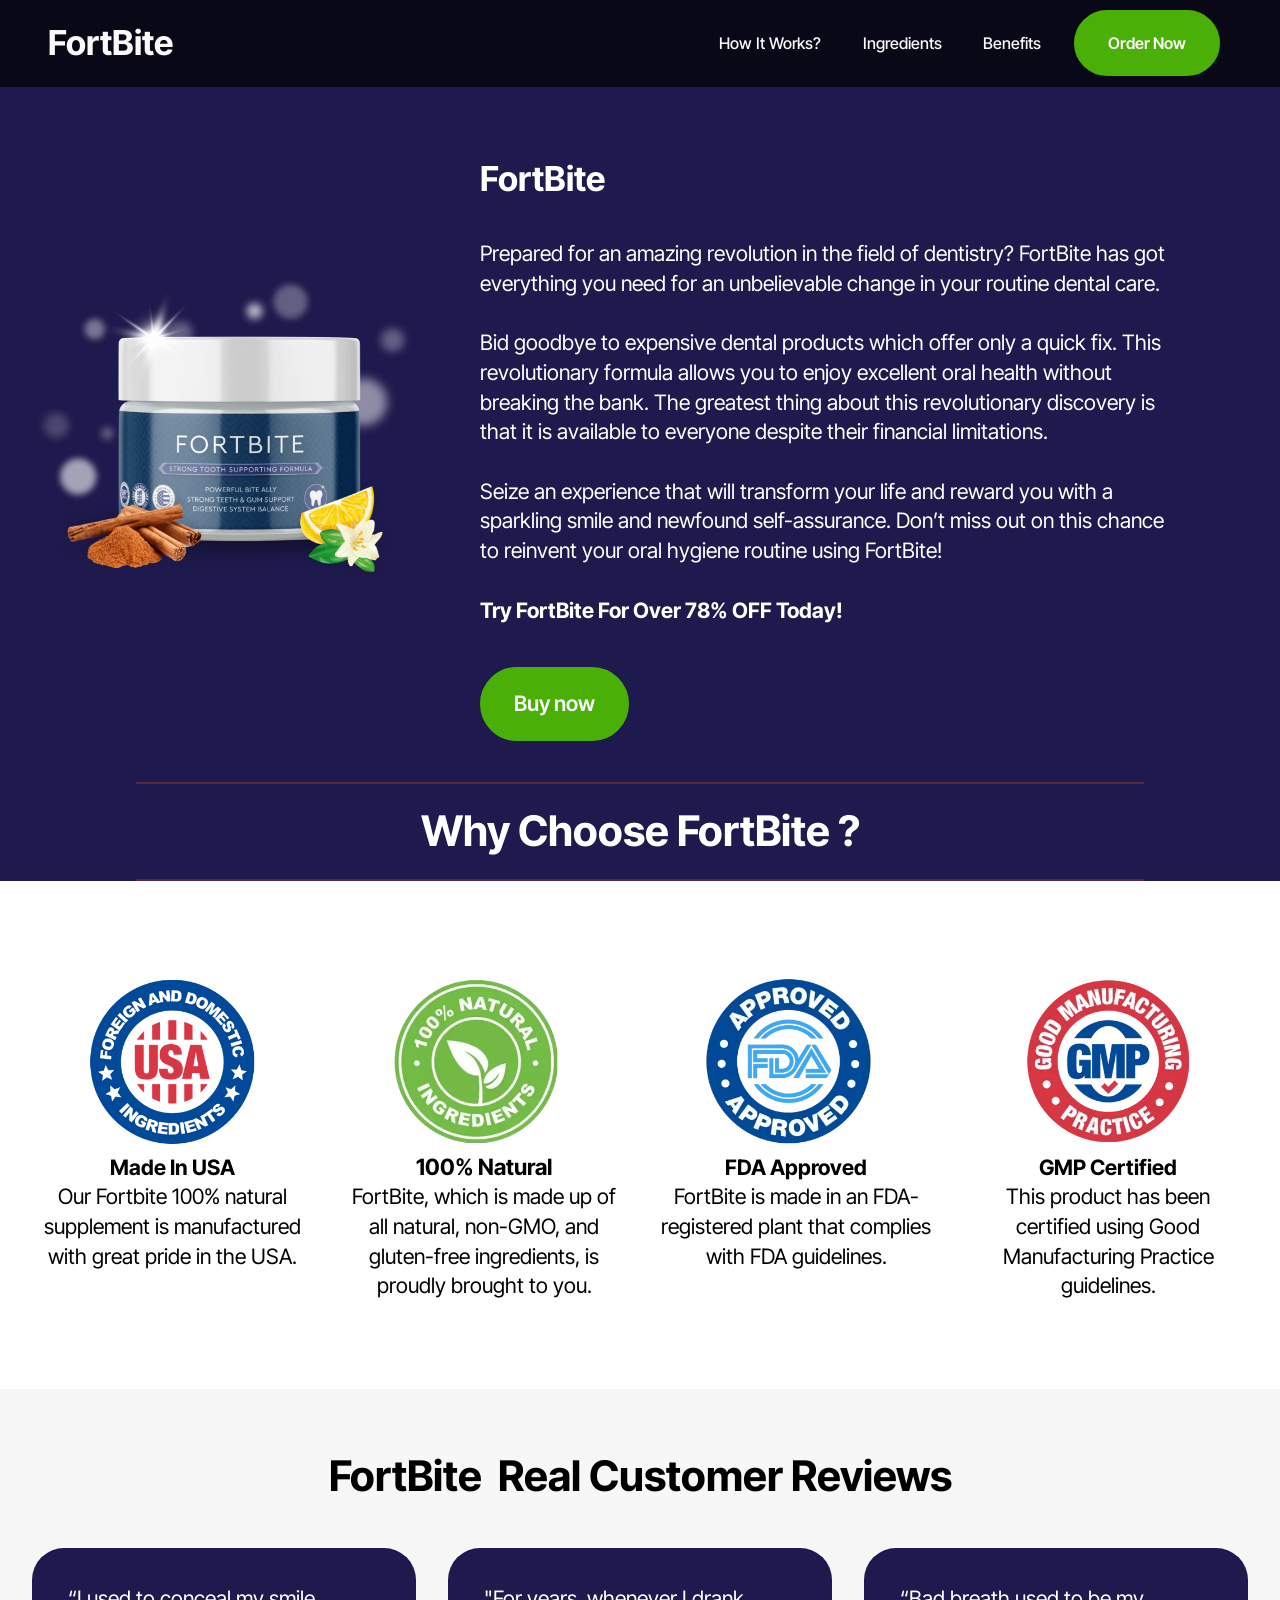
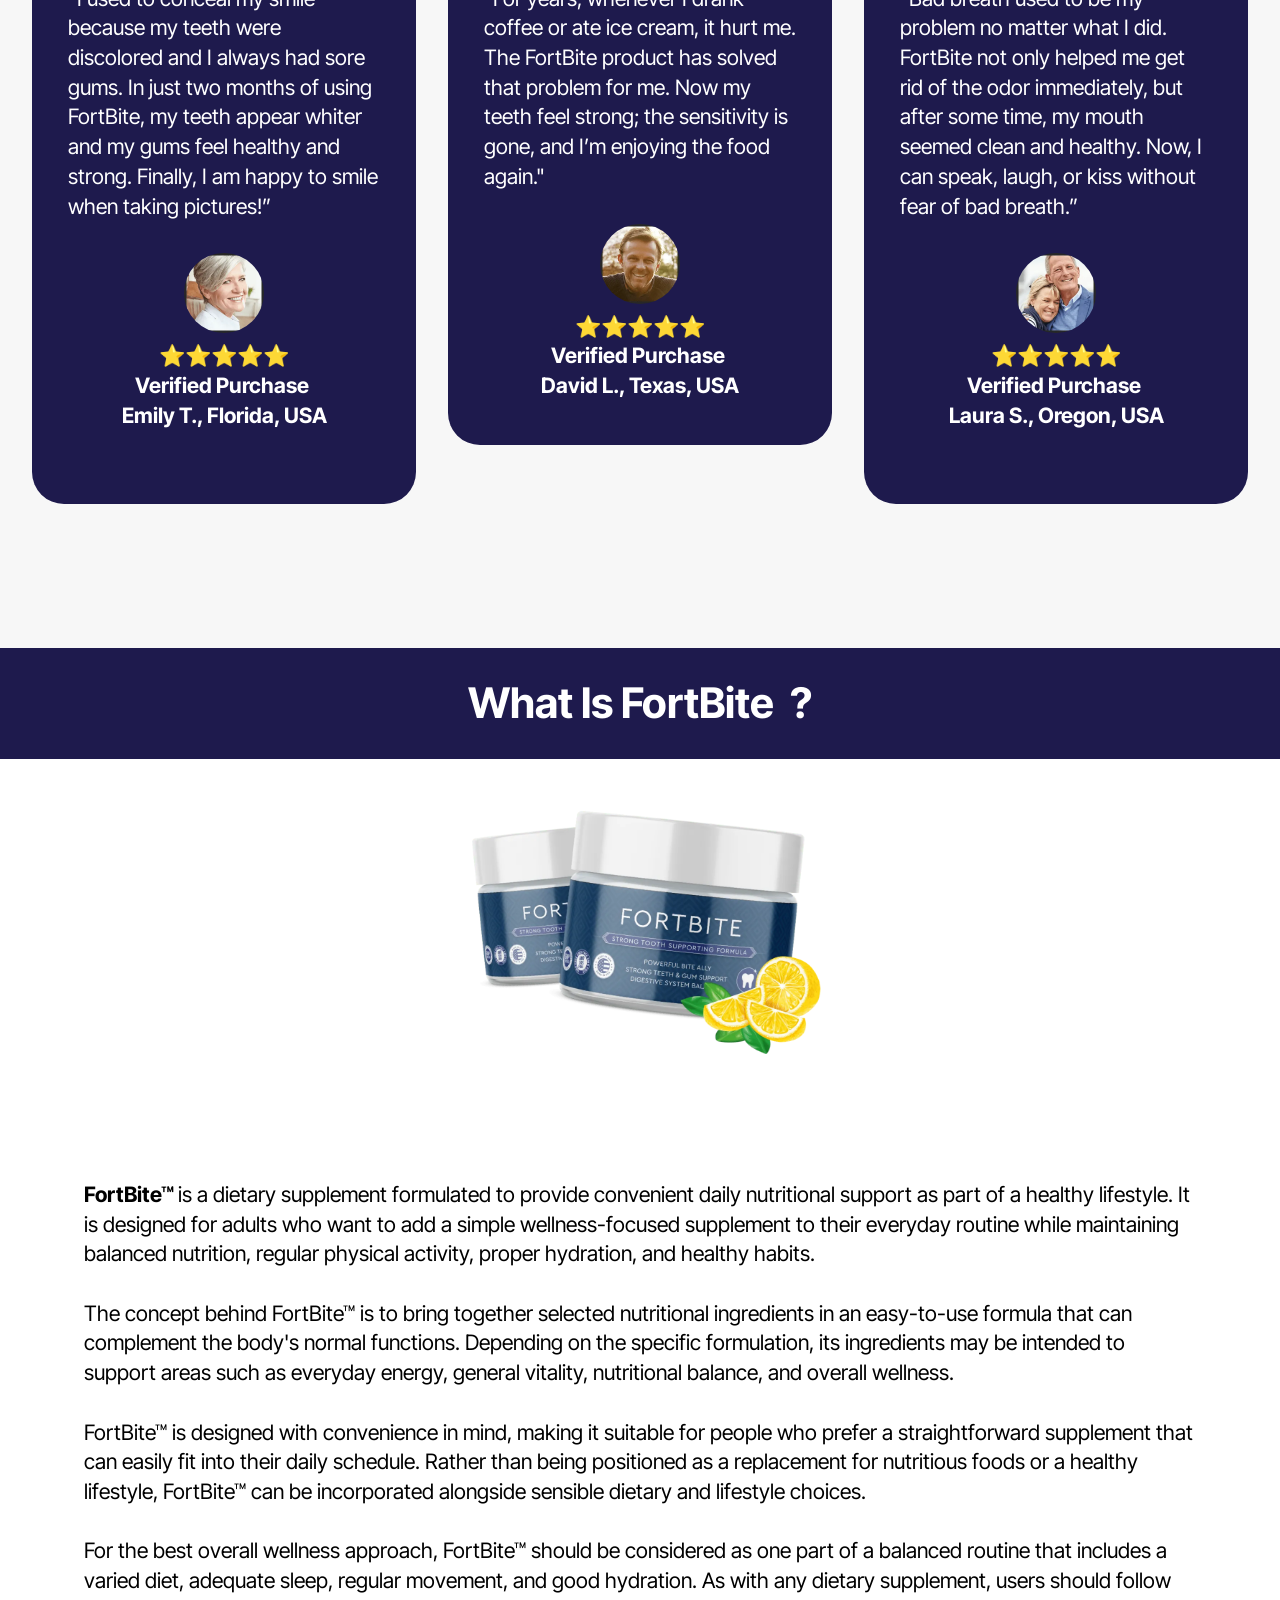
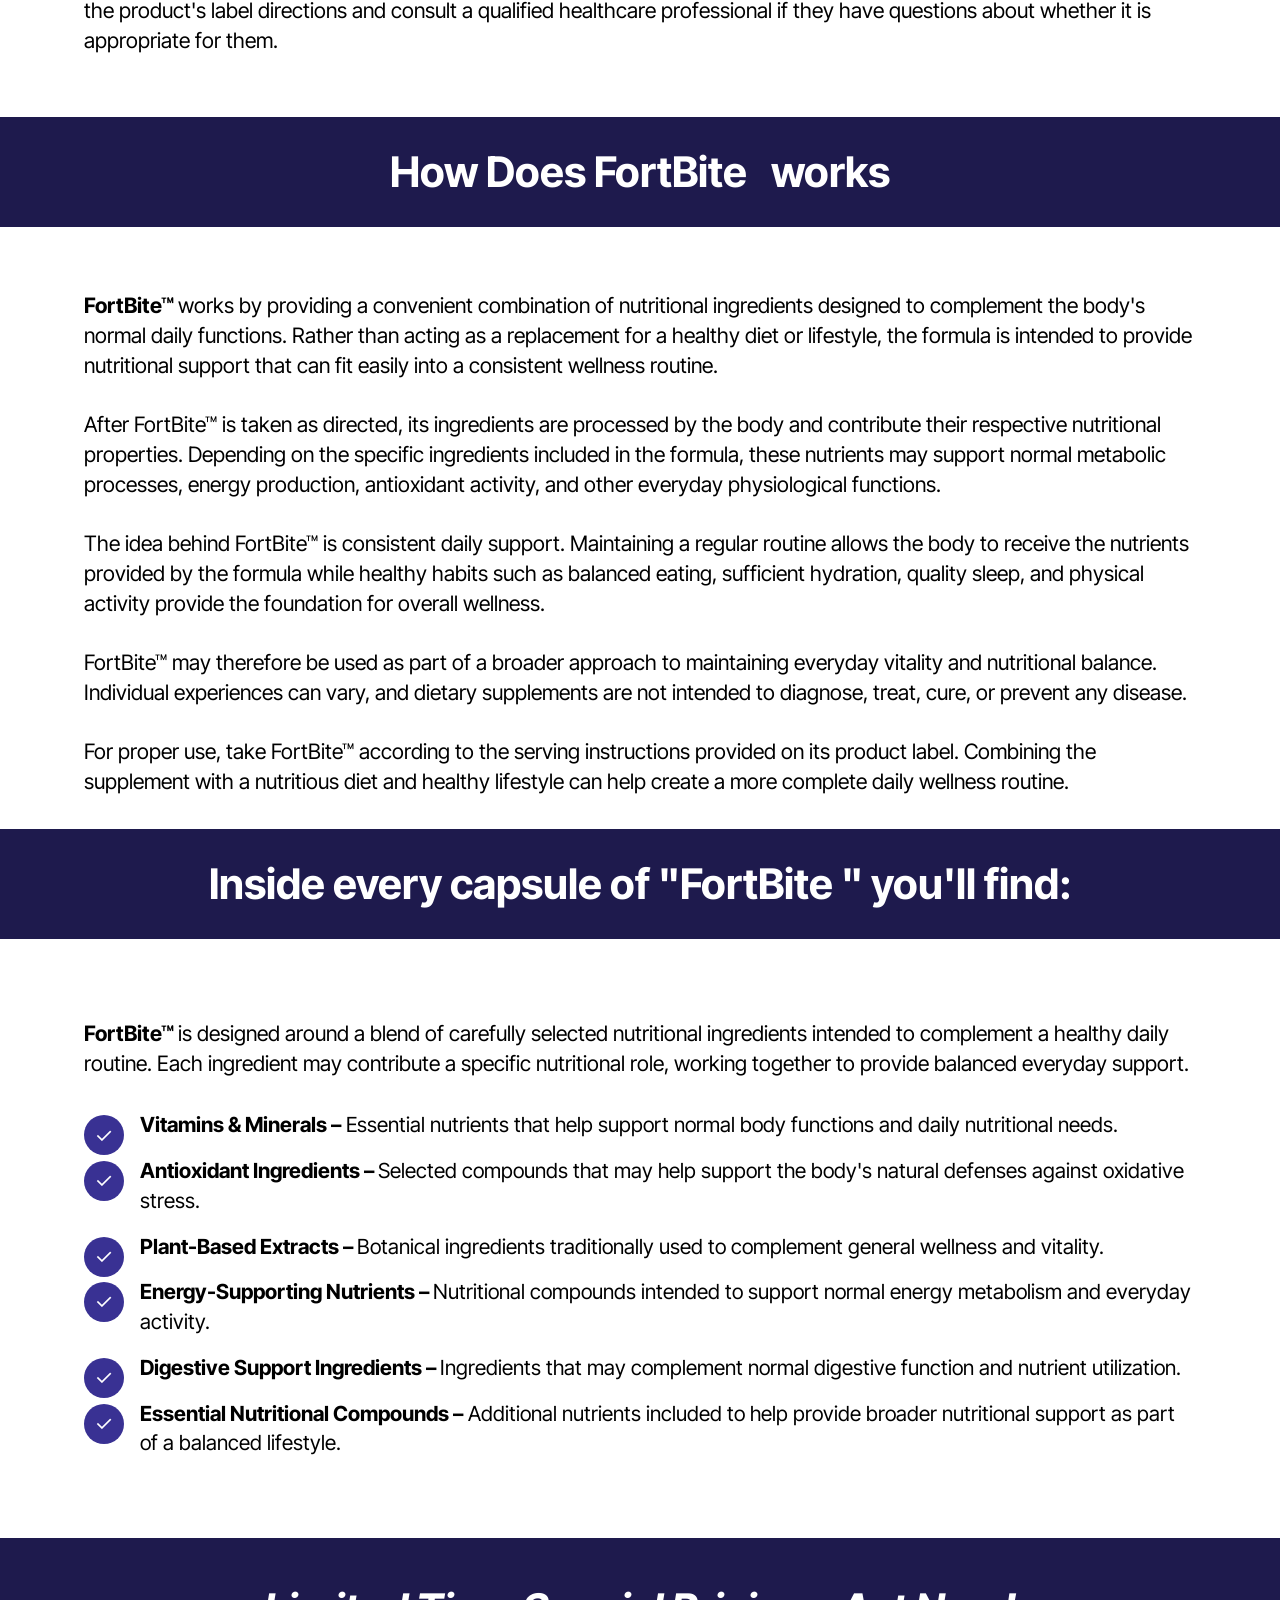
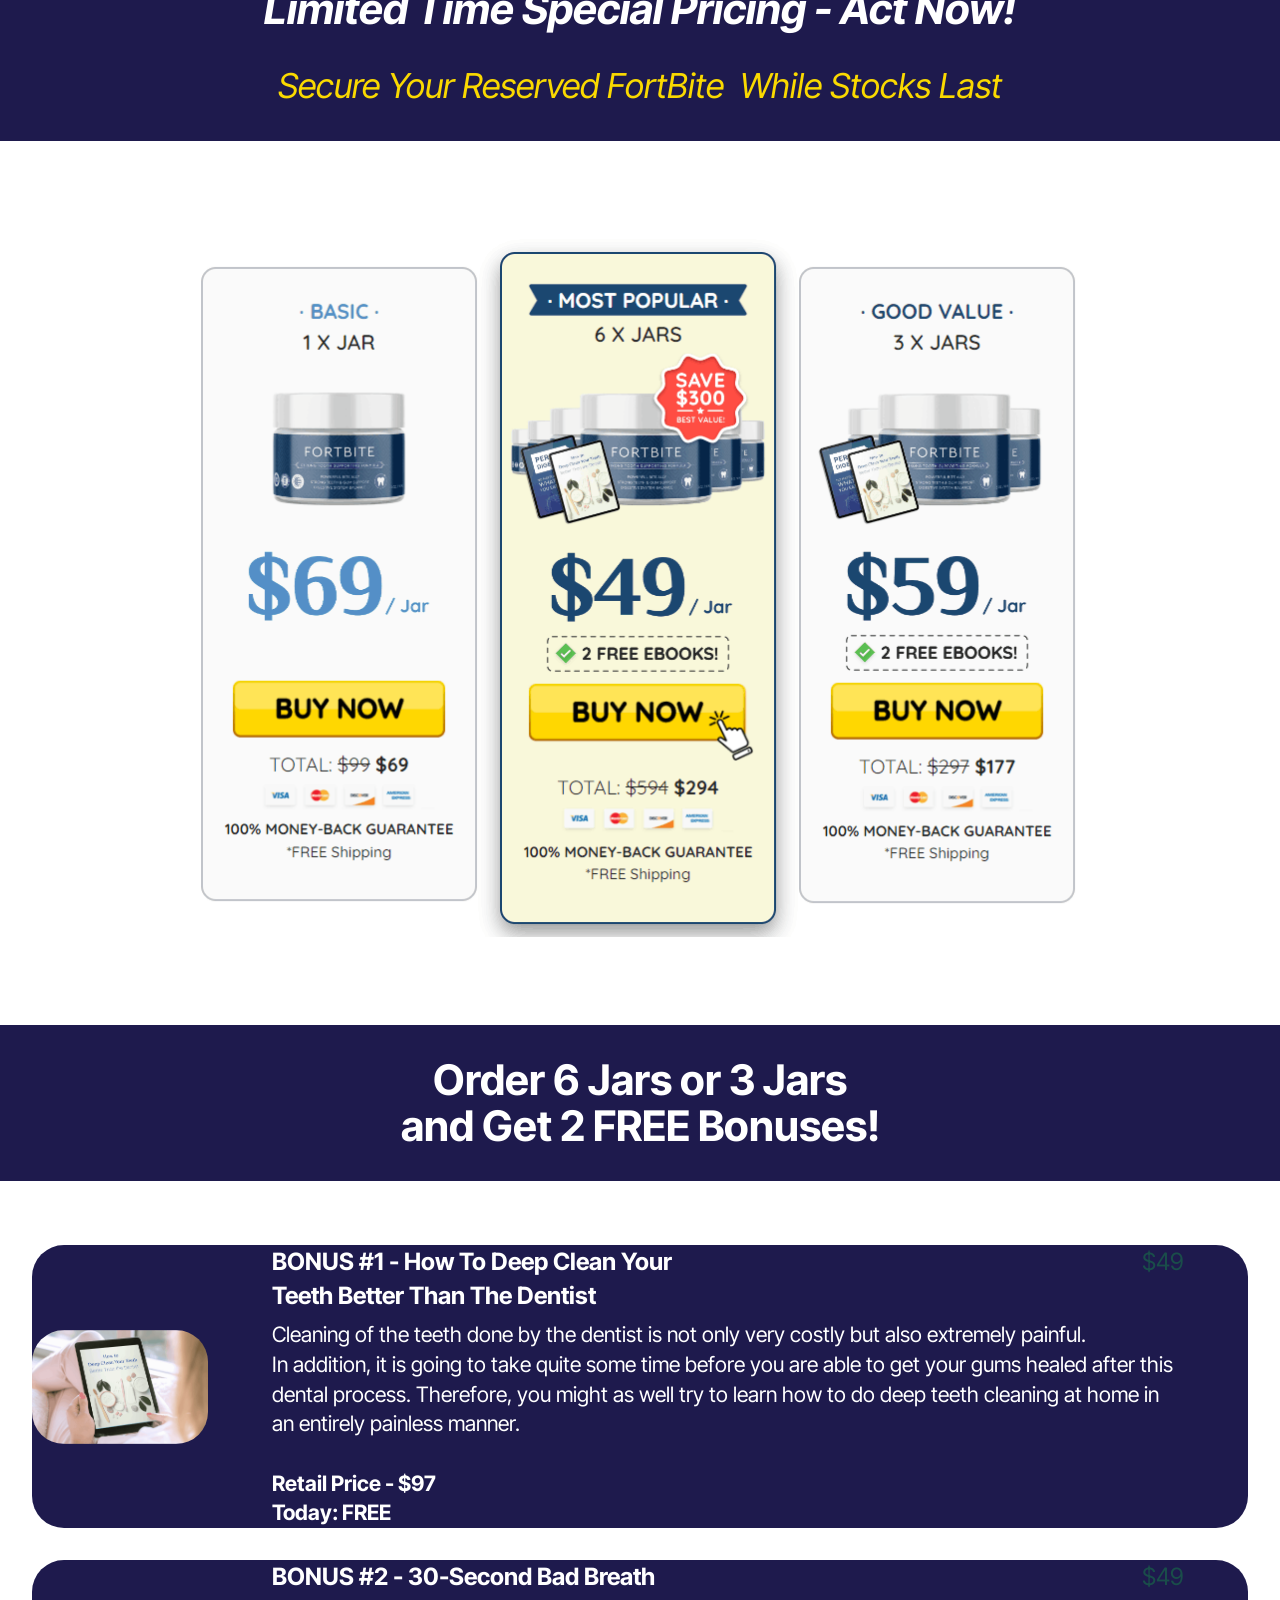
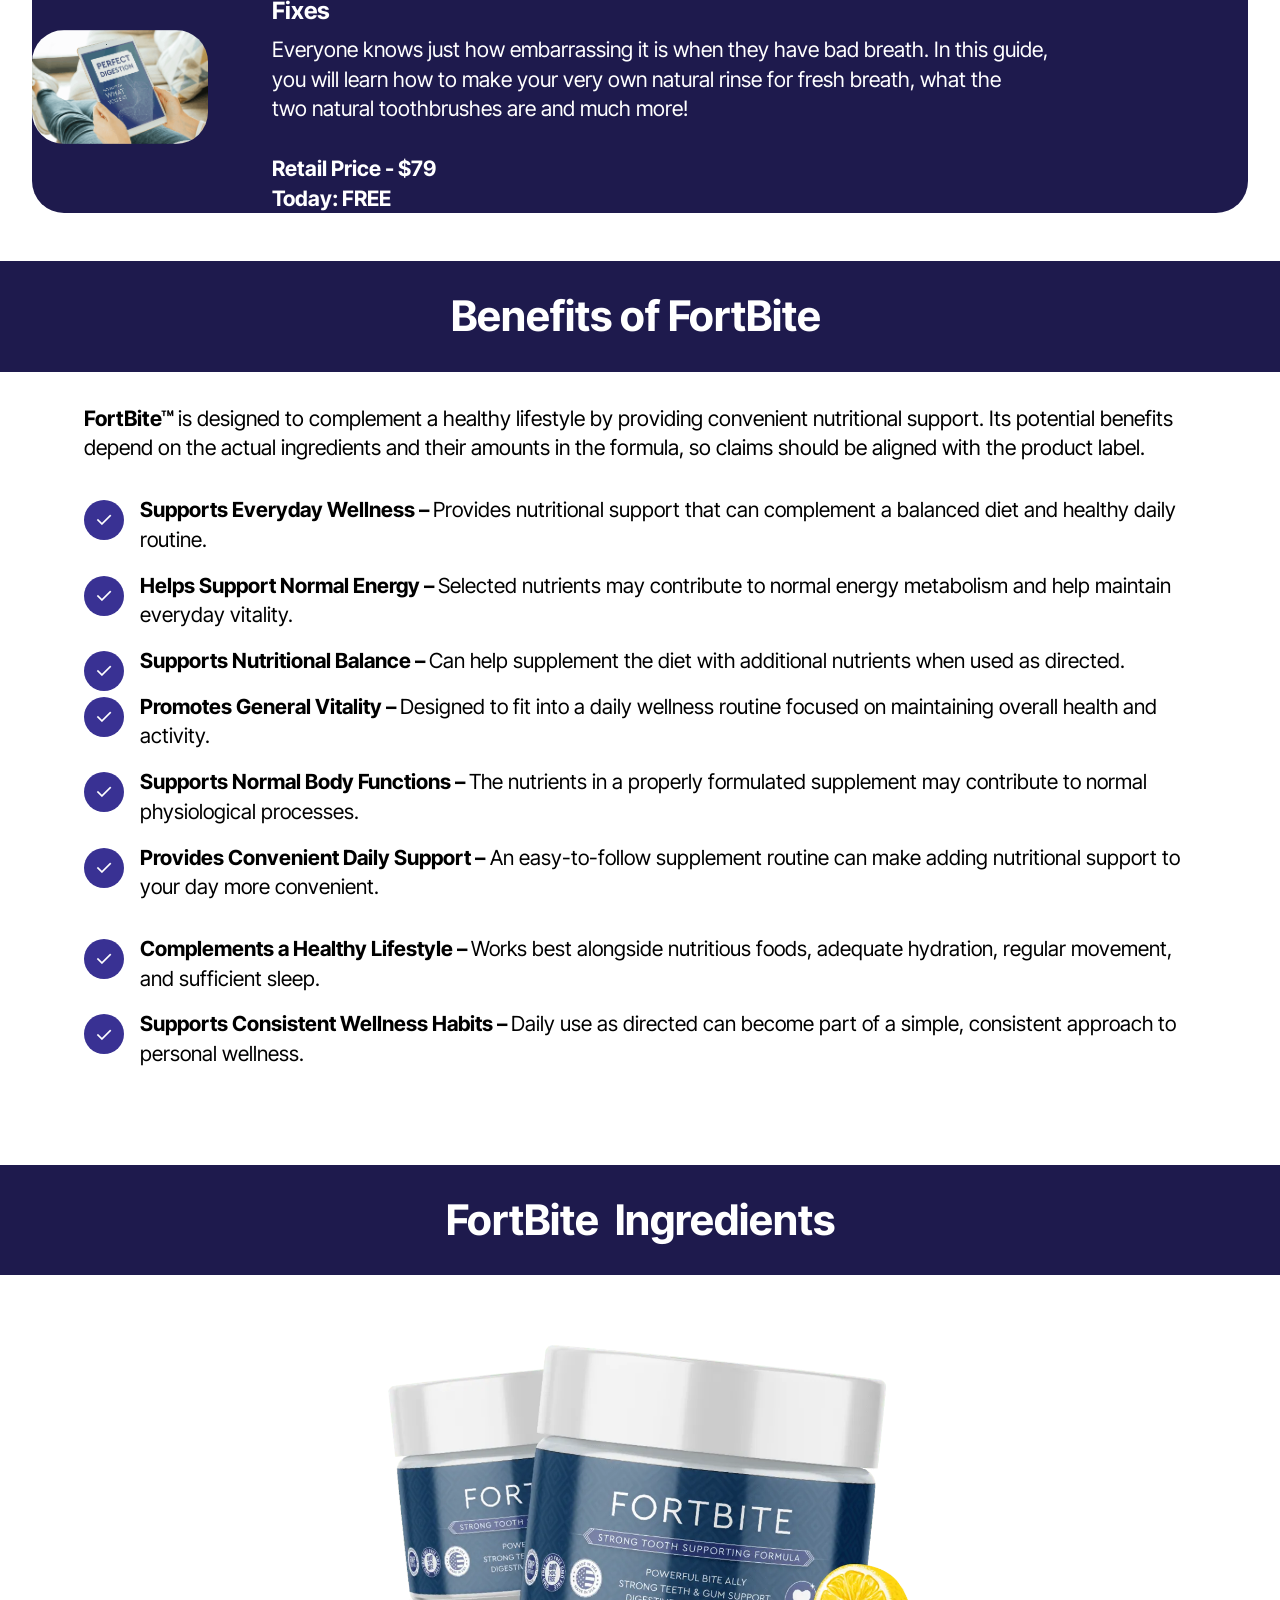
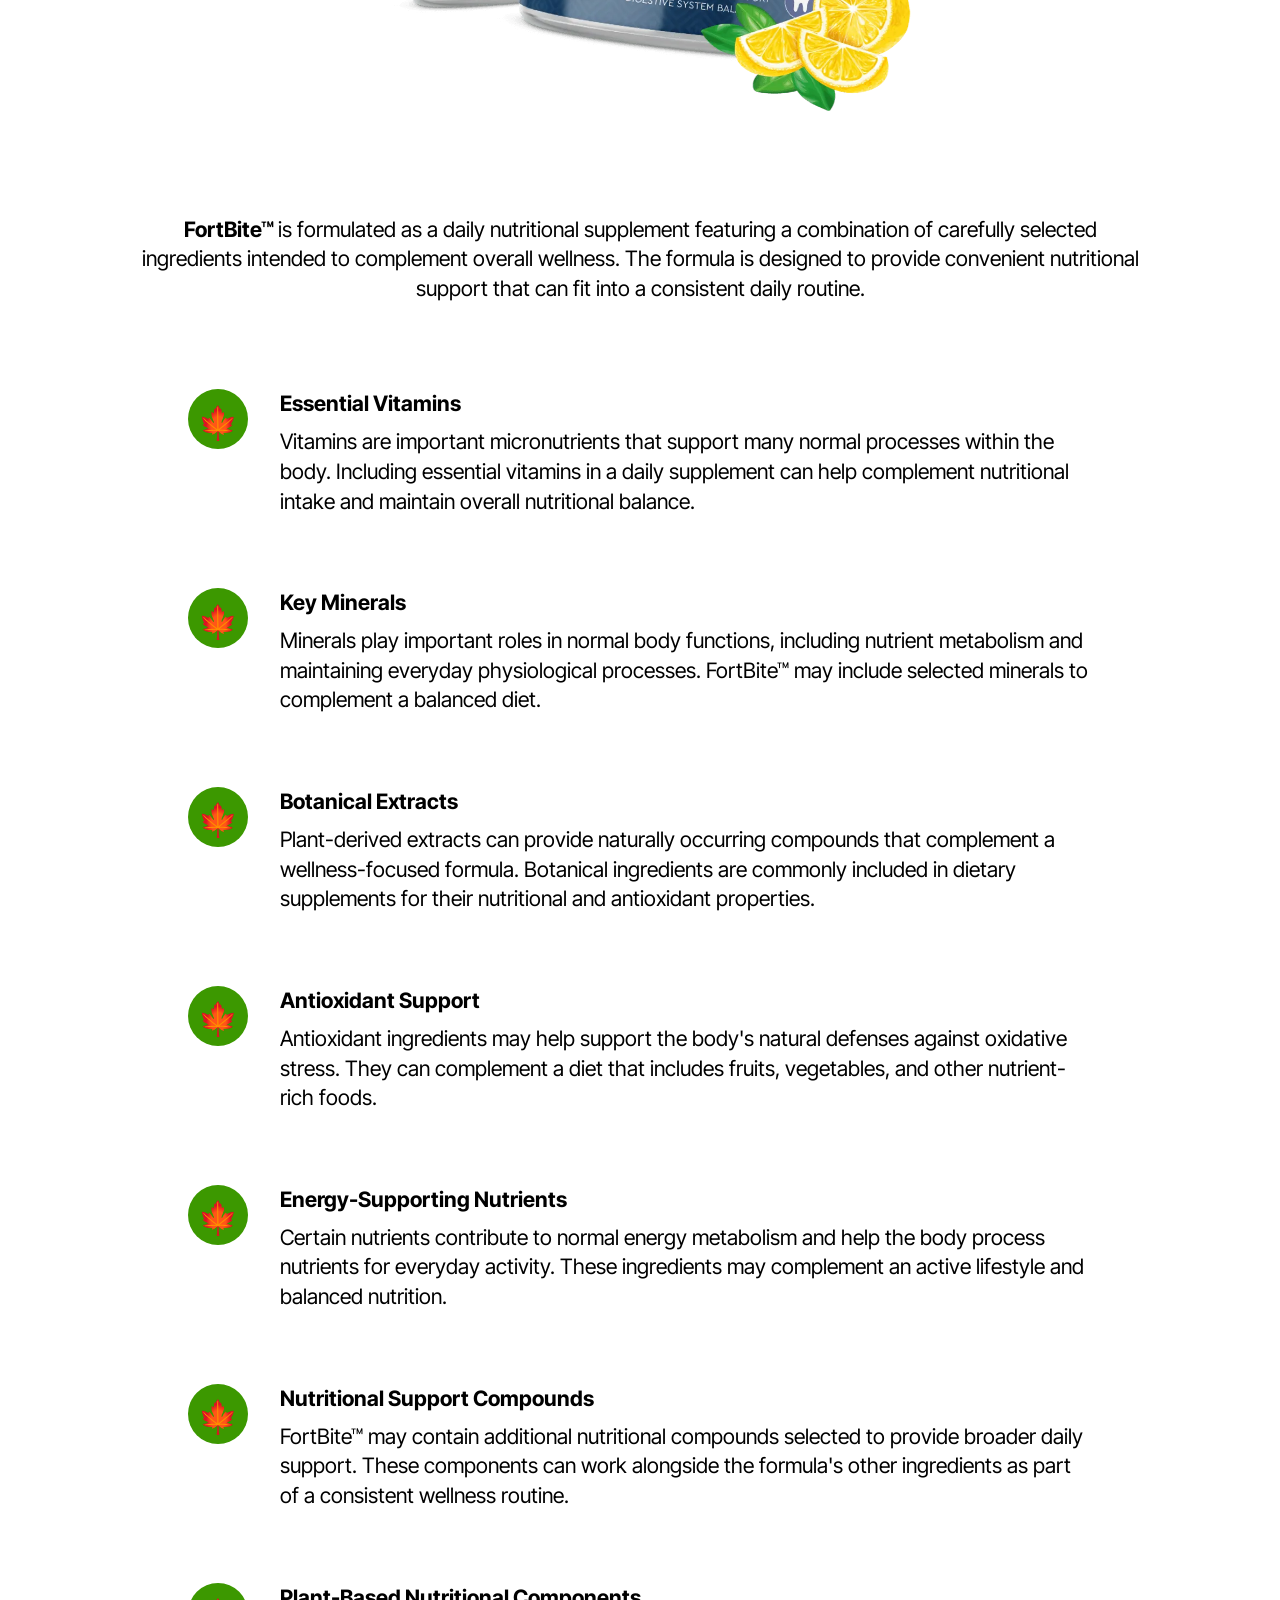
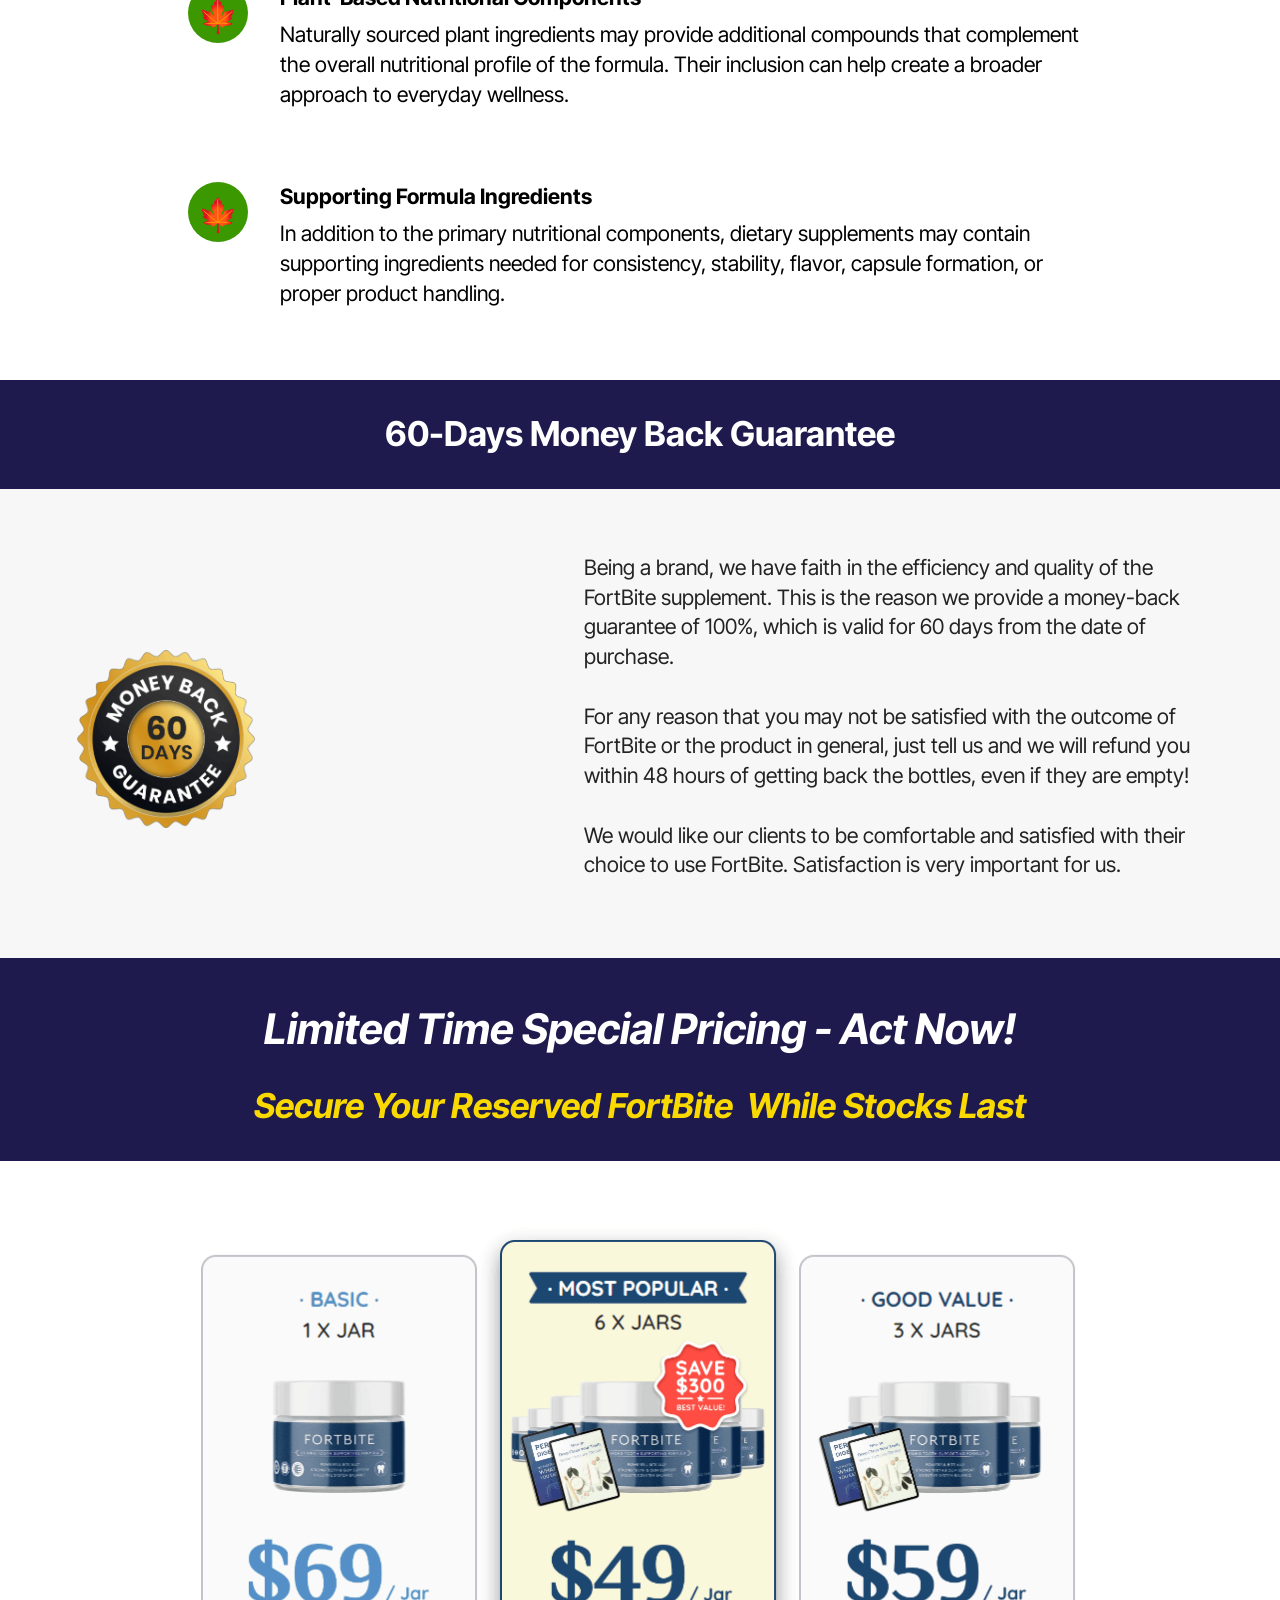
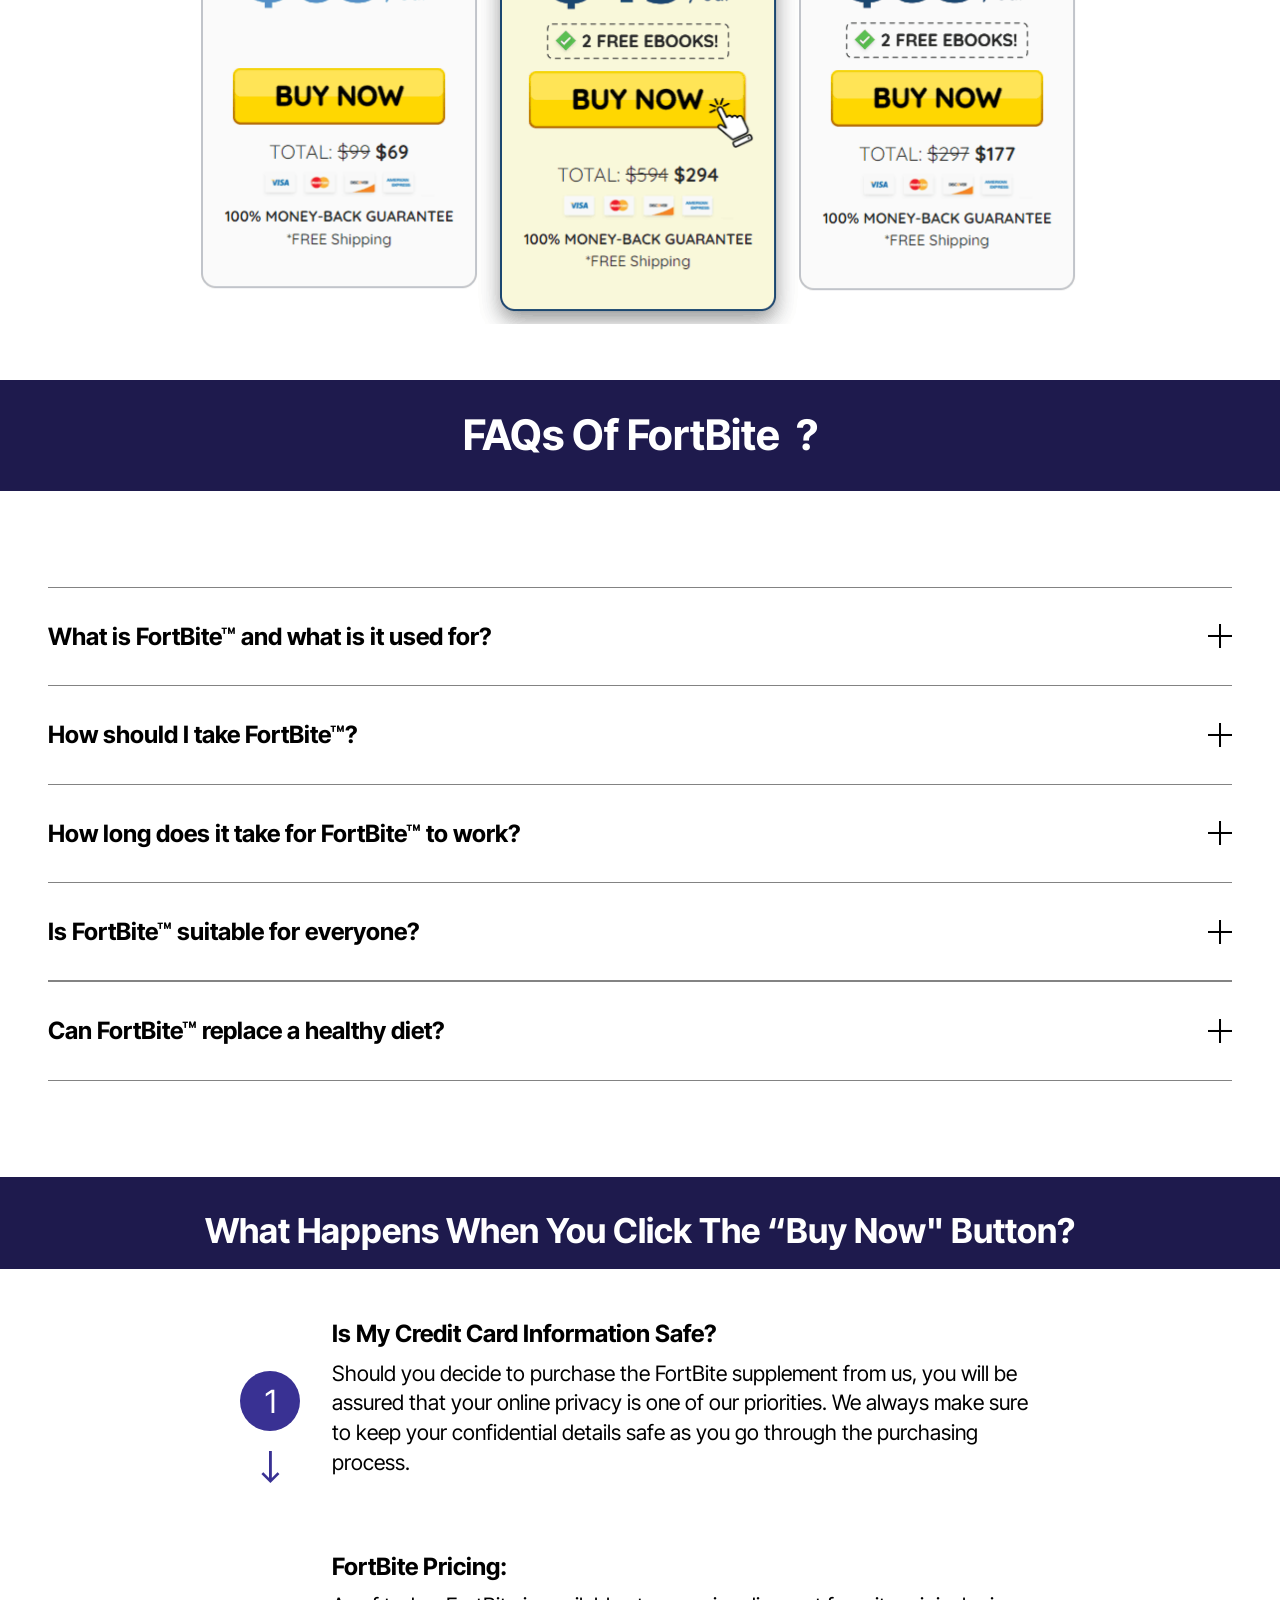
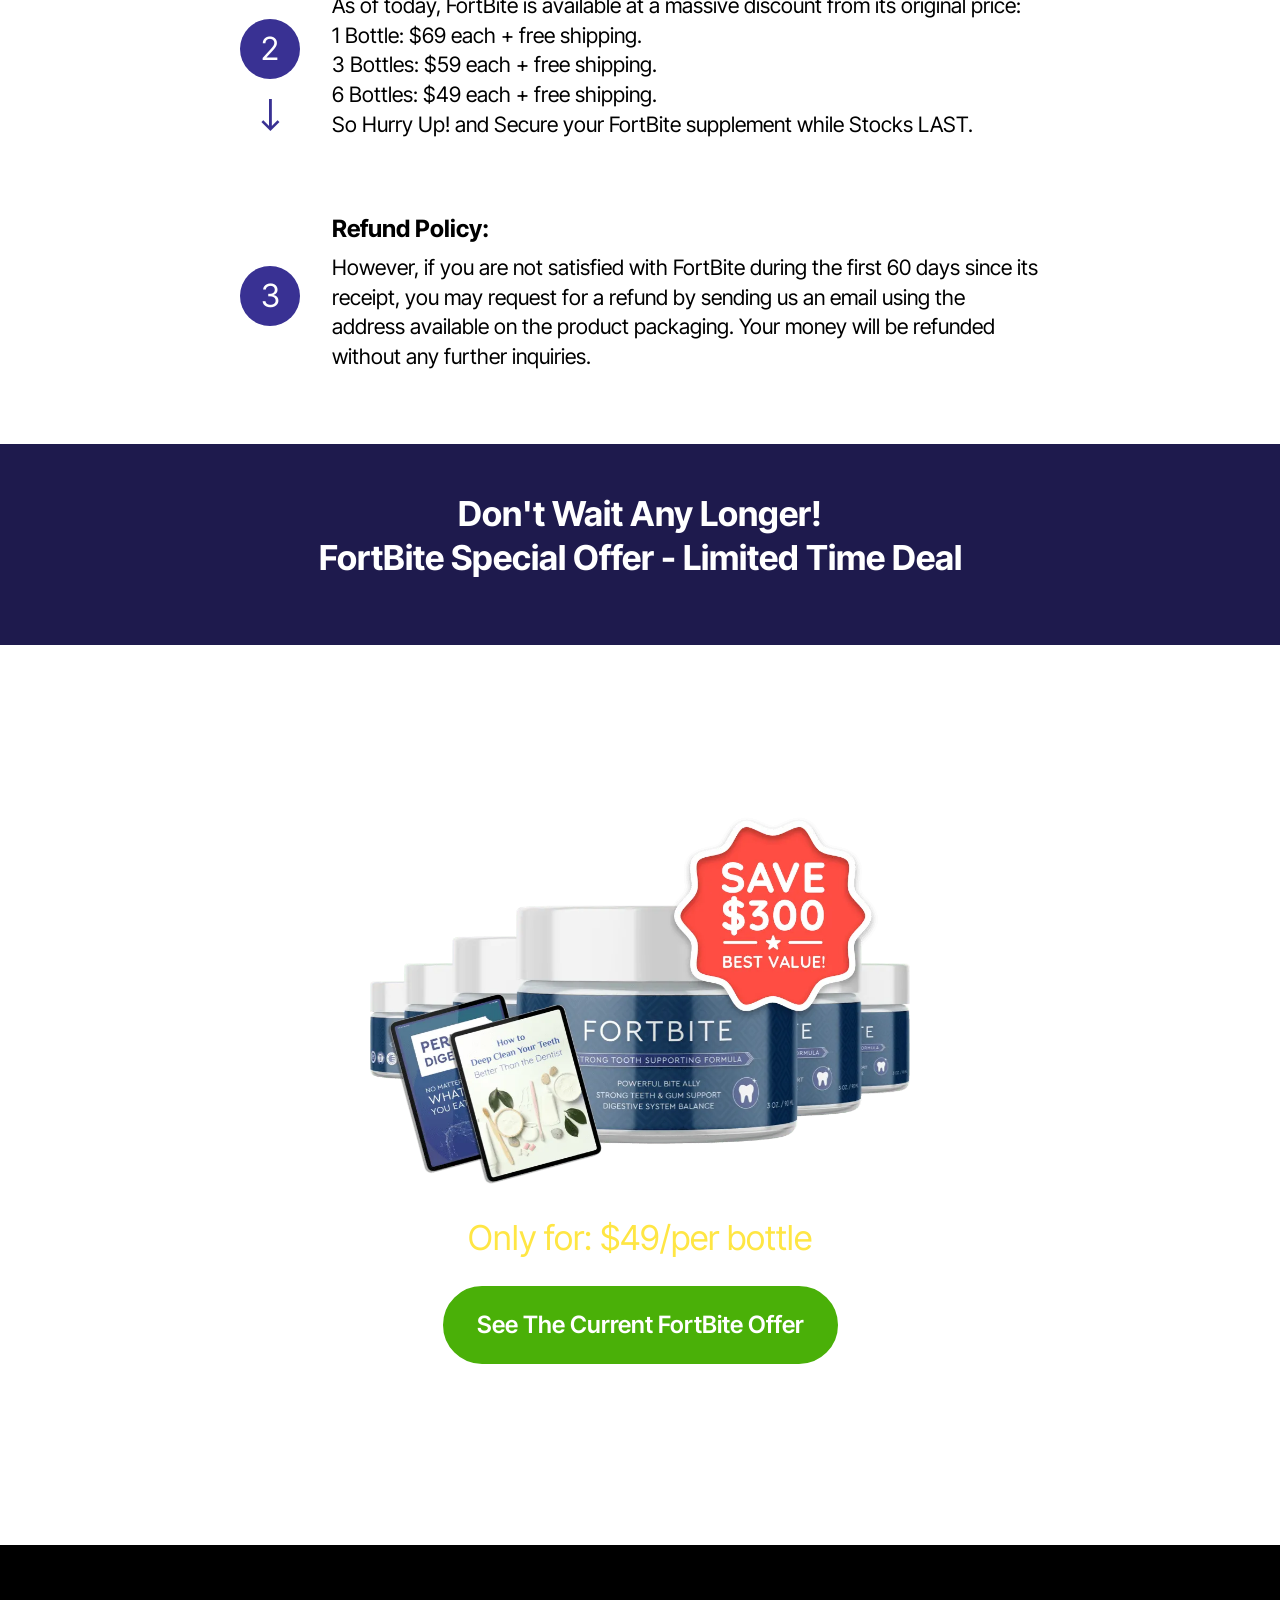
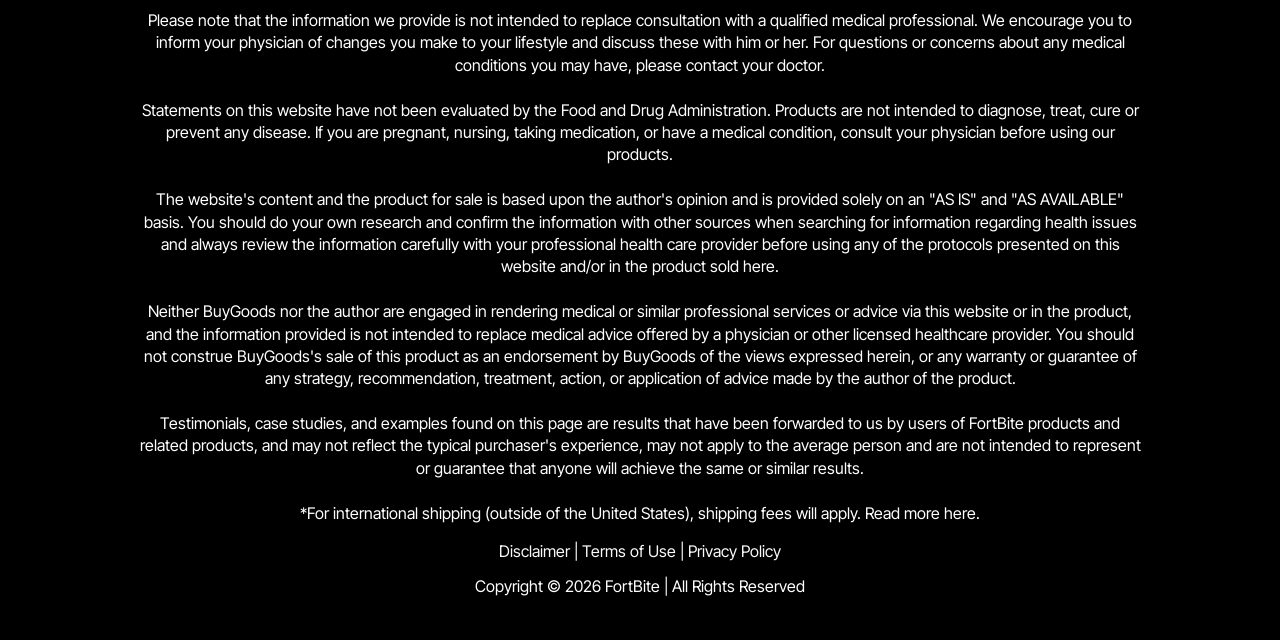
<file: index.html>
<!DOCTYPE html>
<html  lang="en">
<head>
  <!-- Site made with Mobirise Website Builder v6.1.12, https://mobirise.com -->
  <meta charset="UTF-8">
  <meta http-equiv="X-UA-Compatible" content="IE=edge">
  <meta name="generator" content="Mobirise v6.1.12, mobirise.com">
  <meta name="twitter:card" content="summary_large_image"/>
  <meta name="twitter:image:src" content="assets/images/index-meta.webp">
  <meta property="og:image" content="assets/images/index-meta.webp">
  <meta name="twitter:title" content="FortBite™ – Daily Nutritional Support for Everyday Wellness">
  <meta name="viewport" content="width=device-width, initial-scale=1, minimum-scale=1">
  <link rel="shortcut icon" href="assets/images/fortbite-1.webp" type="image/x-icon">
  <meta name="description" content="FortBite™ is a daily dietary supplement designed to complement your wellness routine with convenient nutritional support. Its formula is intended to support everyday vitality, nutritional balance, and normal body functions while fitting easily into a healthy lifestyle.">
  
  
  <title>FortBite™ – Daily Nutritional Support for Everyday Wellness</title>
  <link rel="stylesheet" href="assets/web/assets/mobirise-icons2/mobirise2.css">
  <link rel="stylesheet" href="assets/web/assets/mobirise-icons/mobirise-icons.css">
  <link rel="stylesheet" href="assets/bootstrap/css/bootstrap.min.css">
  <link rel="stylesheet" href="assets/dropdown/css/style.css">
  <link rel="stylesheet" href="assets/socicon/css/styles.css">
  <link rel="stylesheet" href="assets/theme/css/style.css">
  <link rel="preload" href="https://fonts.googleapis.com/css?family=Inter+Tight:100,200,300,400,500,600,700,800,900,100i,200i,300i,400i,500i,600i,700i,800i,900i&display=swap" as="style" onload="this.onload=null;this.rel='stylesheet'">
  <noscript><link rel="stylesheet" href="https://fonts.googleapis.com/css?family=Inter+Tight:100,200,300,400,500,600,700,800,900,100i,200i,300i,400i,500i,600i,700i,800i,900i&display=swap"></noscript>
  <link rel="preload" as="style" href="assets/mobirise/css/mbr-additional.css?v=uyWUTB"><link rel="stylesheet" href="assets/mobirise/css/mbr-additional.css?v=uyWUTB" type="text/css">

<meta name="google-site-verification" content="4bTPPsSgGg9mrN9ppGhdz5BRyaK9BWV9diWJw_Lr8Sk" />
	<meta name="msvalidate.01" content="E1C683F4EFB1ADD5ABCEF03F91AA41EB" />
  
  <meta name="keywords" content="prosta defend, prostadefend, prosta defend supplement, prosta defend pills">
 <meta name="author" content="prosta defend">
		
 <link rel="canonical" href="" >
</head>
<body>
  
  <section data-bs-version="5.1" class="menu menu2 cid-vvjRE5VQ8q" once="menu" id="menu2-21">
    
    <nav class="navbar navbar-dropdown navbar-expand-lg">
        <div class="container">
            <div class="navbar-brand">
                
                <span class="navbar-caption-wrap"><a class="navbar-caption text-white text-primary display-2" href="https://mwebzuno.com/7670/9626/6/?">FortBite<br></a></span>
            </div>
            <button class="navbar-toggler" type="button" data-toggle="collapse" data-bs-toggle="collapse" data-target="#navbarSupportedContent" data-bs-target="#navbarSupportedContent" aria-controls="navbarNavAltMarkup" aria-expanded="false" aria-label="Toggle navigation">
                <div class="hamburger">
                    <span></span>
                    <span></span>
                    <span></span>
                    <span></span>
                </div>
            </button>
            <div class="collapse navbar-collapse" id="navbarSupportedContent">
                <ul class="navbar-nav nav-dropdown" data-app-modern-menu="true"><li class="nav-item"><a class="nav-link link text-white display-4" href="index.html#header3-1m">How It Works?</a></li>
                    <li class="nav-item"><a class="nav-link link text-white display-4" href="index.html#features20-x">
                            Ingredients</a></li>
                    <li class="nav-item"><a class="nav-link link text-white display-4" href="index.html#header3-1n">Benefits</a>
                    </li></ul>
                
                <div class="navbar-buttons mbr-section-btn"><a class="btn btn-primary display-4" href="https://mwebzuno.com/7670/9626/6/?">Order Now</a></div>
            </div>
        </div>
    </nav>
</section>

<section data-bs-version="5.1" class="features7 cid-vvjSD3Nnea" id="features7-22">
    <!---->
    

    
    
    <div class="container">
        <div class="card-wrapper">
            <div class="row align-items-center">
                <div class="col-12 col-lg-4">
                    <div class="image-wrapper">
                        <a href="https://mwebzuno.com/7670/9626/6/?"><img src="assets/images/fortbite.webp" alt="FortBite"></a>
                    </div>
                </div>
                <div class="col-12 col-lg">
                    <div class="text-box">
                        <h5 class="mbr-title mbr-fonts-style display-2"><strong><br>FortBite</strong></h5>
                        <p class="mbr-text mbr-fonts-style display-7"><strong><br></strong>Prepared for an amazing revolution in the field of dentistry? FortBite has got everything you need for an unbelievable change in your routine dental care.<br><br>Bid goodbye to expensive dental products which offer only a quick fix. This revolutionary formula allows you to enjoy excellent oral health without breaking the bank. The greatest thing about this revolutionary discovery is that it is available to everyone despite their financial limitations.<br><br>Seize an experience that will transform your life and reward you with a sparkling smile and newfound self-assurance. Don’t miss out on this chance to reinvent your oral hygiene routine using FortBite!<br><br><strong>Try FortBite For Over 78% OFF Today!&nbsp;</strong><br></p>
                        
                        <div class="mbr-section-btn pt-3"><a href="https://mwebzuno.com/7670/9626/6/?" class="btn btn-primary display-7">Buy now</a></div>
                    </div>
                </div>
            </div>
        </div>
    </div>
</section>

<section data-bs-version="5.1" class="content6 cid-vvjX7Km81t" id="content6-24">
    
    <div class="container">
        <div class="row justify-content-center">
            <div class="col-md-12 col-lg-10">
                <hr class="line">
                <p class="mbr-text align-center mbr-fonts-style my-4 display-1"><strong>Why Choose&nbsp;FortBite&nbsp;?</strong><br></p>
                <hr class="line">
            </div>
        </div>
    </div>
</section>

<section data-bs-version="5.1" class="gallery5 mbr-gallery cid-vvjX5FZ1n5" id="gallery5-23">
    

    
    

    <div class="container">
        
        <div class="row mbr-gallery mt-4">
            <div class="col-12 col-md-6 col-lg-3 item gallery-image active">
                <div class="item-wrapper" data-toggle="modal" data-bs-toggle="modal" data-target="#vxLRprubHv-modal" data-bs-target="#vxLRprubHv-modal">
                    <img class="w-100" src="assets/images/made-in-usa-1.webp" alt="Mobirise Website Builder" data-slide-to="0" data-bs-slide-to="0" data-target="#lb-vxLRprubHv" data-bs-target="#lb-vxLRprubHv">
                    <div class="icon-wrapper">
                        <span class="mobi-mbri mobi-mbri-search mbr-iconfont mbr-iconfont-btn"></span>
                    </div>
                </div>
                <h1 class="mbr-item-subtitle mbr-fonts-style align-center mb-2 mt-2 display-7"><div><strong>Made In USA</strong></div><div>Our Fortbite 100% natural supplement is manufactured with great pride in the USA.</div><div>
</div><div>
</div></h1>
            </div>
            <div class="col-12 col-md-6 col-lg-3 item gallery-image">
                <div class="item-wrapper" data-toggle="modal" data-bs-toggle="modal" data-target="#vxLRprubHv-modal" data-bs-target="#vxLRprubHv-modal">
                    <img class="w-100" src="assets/images/100-natural-500x300.webp" alt="Mobirise Website Builder" data-slide-to="1" data-bs-slide-to="1" data-target="#lb-vxLRprubHv" data-bs-target="#lb-vxLRprubHv">
                    <div class="icon-wrapper">
                        <span class="mobi-mbri mobi-mbri-search mbr-iconfont mbr-iconfont-btn"></span>
                    </div>
                </div>
                <h1 class="mbr-item-subtitle mbr-fonts-style align-center mb-2 mt-2 display-7"><div><span style="font-size: 1.4rem;"><strong>100% Natural</strong></span></div><div>FortBite, which is made up of all natural, non-GMO, and gluten-free ingredients, is proudly brought to you.</div><div>
</div><div>
</div></h1>
            </div>
            
            <div class="col-12 col-md-6 col-lg-3 item gallery-image">
                <div class="item-wrapper" data-toggle="modal" data-bs-toggle="modal" data-target="#vxLRprubHv-modal" data-bs-target="#vxLRprubHv-modal">
                    <img class="w-100" src="assets/images/fda-approved-500x300.webp" alt="Mobirise Website Builder" data-slide-to="2" data-bs-slide-to="2" data-target="#lb-vxLRprubHv" data-bs-target="#lb-vxLRprubHv">
                    <div class="icon-wrapper">
                        <span class="mobi-mbri mobi-mbri-search mbr-iconfont mbr-iconfont-btn"></span>
                    </div>
                </div>
                <h1 class="mbr-item-subtitle mbr-fonts-style align-center mb-2 mt-2 display-7"><div><strong>FDA Approved</strong></div><div>FortBite is made in an FDA-registered plant that complies with FDA guidelines.</div><div>
</div></h1>
            </div><div class="col-12 col-md-6 col-lg-3 item gallery-image">
                <div class="item-wrapper" data-toggle="modal" data-bs-toggle="modal" data-target="#vxLRprubHv-modal" data-bs-target="#vxLRprubHv-modal">
                    <img class="w-100" src="assets/images/gmp-certified-500x300.webp" alt="Mobirise Website Builder" data-slide-to="3" data-bs-slide-to="3" data-target="#lb-vxLRprubHv" data-bs-target="#lb-vxLRprubHv">
                    <div class="icon-wrapper">
                        <span class="mobi-mbri mobi-mbri-search mbr-iconfont mbr-iconfont-btn"></span>
                    </div>
                </div>
                <h1 class="mbr-item-subtitle mbr-fonts-style align-center mb-2 mt-2 display-7"><div><strong>GMP Certified</strong></div><div>This product has been certified using Good Manufacturing Practice guidelines.</div></h1>
            </div>
        </div>

        <div class="modal mbr-slider" tabindex="-1" role="dialog" aria-hidden="true" id="vxLRprubHv-modal">
            <div class="modal-dialog" role="document">
                <div class="modal-content">
                    <div class="modal-body">
                        <div class="carousel slide" id="lb-vxLRprubHv" data-interval="5000" data-bs-interval="5000">
                            <div class="carousel-inner">
                                <div class="carousel-item active">
                                    <img class="d-block w-100" src="assets/images/made-in-usa-1.webp" alt="Mobirise Website Builder">
                                </div>
                                <div class="carousel-item">
                                    <img class="d-block w-100" src="assets/images/100-natural-500x300.webp" alt="Mobirise Website Builder">
                                </div>
                                
                                <div class="carousel-item">
                                    <img class="d-block w-100" src="assets/images/fda-approved-500x300.webp" alt="Mobirise Website Builder">
                                </div><div class="carousel-item">
                                    <img class="d-block w-100" src="assets/images/gmp-certified-500x300.webp" alt="Mobirise Website Builder">
                                </div>
                            </div>
                            <ol class="carousel-indicators">
                                <li data-slide-to="0" data-bs-slide-to="0" class="active" data-target="#lb-vxLRprubHv" data-bs-target="#lb-vxLRprubHv"></li>
                                <li data-slide-to="1" data-bs-slide-to="1" data-target="#lb-vxLRprubHv" data-bs-target="#lb-vxLRprubHv"></li>
                                <li data-slide-to="2" data-bs-slide-to="2" data-target="#lb-vxLRprubHv" data-bs-target="#lb-vxLRprubHv"></li>
                                <li data-slide-to="3" data-bs-slide-to="3" data-target="#lb-vxLRprubHv" data-bs-target="#lb-vxLRprubHv"></li>
                            </ol>
                            <a role="button" href="" class="close" data-dismiss="modal" data-bs-dismiss="modal" aria-label="Close">
                            </a>
                            <a class="carousel-control-prev carousel-control" role="button" data-slide="prev" data-bs-slide="prev" href="#lb-vxLRprubHv">
                                <span class="mobi-mbri mobi-mbri-arrow-prev" aria-hidden="true"></span>
                                <span class="sr-only visually-hidden">Previous</span>
                            </a>
                            <a class="carousel-control-next carousel-control" role="button" data-slide="next" data-bs-slide="next" href="#lb-vxLRprubHv">
                                <span class="mobi-mbri mobi-mbri-arrow-next" aria-hidden="true"></span>
                                <span class="sr-only visually-hidden">Next</span>
                            </a>
                        </div>
                    </div>
                </div>
            </div>
        </div>
    </div>
</section>

<section data-bs-version="5.1" class="people04 cid-vvjZd48blB" id="people04-27">
	
	
	<div class="container">
		<div class="row mb-5 justify-content-center">
			<div class="col-12 mb-0 content-head">
				<h3 class="mbr-section-title mbr-fonts-style align-center mb-0 display-1"><strong>FortBite&nbsp; Real Customer Reviews</strong></h3>
				
			</div>
		</div>
		<div class="row mbr-masonry" data-masonry="{&quot;percentPosition&quot;: true }">
			
			<div class="item features-without-image col-12 col-md-6 col-lg-4 active">
				<div class="item-wrapper">
					<div class="card-box align-left">
						<p class="card-text mbr-fonts-style display-7">“I used to conceal my smile because my teeth were discolored and I always had sore gums. In just two months of using FortBite, my teeth appear whiter and my gums feel healthy and strong. Finally, I am happy to smile when taking pictures!”<br>
						</p>
						<div class="img-wrapper mt-4 mb-2">
							<img src="assets/images/fortbite-review-1-288x288.webp" data-slide-to="1" data-bs-slide-to="1" alt="Emily T., Florida, USA">
						</div>
						<h5 class="card-title mbr-fonts-style display-7"><strong>⭐⭐⭐⭐⭐</strong><br><strong>Verified Purchase&nbsp;</strong><br><strong>Emily T., Florida, USA
</strong><div><strong><br></strong></div></h5>
					</div>
				</div>
			</div>
			<div class="item features-without-image col-12 col-md-6 col-lg-4">
				<div class="item-wrapper">
					<div class="card-box align-left">
						<p class="card-text mbr-fonts-style display-7">"For years, whenever I drank coffee or ate ice cream, it hurt me. The FortBite product has solved that problem for me. Now my teeth feel strong; the sensitivity is gone, and I’m enjoying the food again."<br>
						</p>
						<div class="img-wrapper mt-4 mb-2">
							<img src="assets/images/fortbite-review-2-288x288.webp" data-slide-to="2" data-bs-slide-to="2" alt="David L., Texas, USA">
						</div>
						<h5 class="card-title mbr-fonts-style display-7">
							<strong>⭐⭐⭐⭐⭐</strong><br><strong>Verified Purchase&nbsp;</strong><br><strong>
</strong>
						<div><strong>David L., Texas, USA</strong></div><div><strong>
</strong></div><div><strong>
</strong></div></h5>
					</div>
				</div>
			</div>
			
			<div class="item features-without-image col-12 col-md-6 col-lg-4">
				<div class="item-wrapper">
					<div class="card-box align-left">
						<p class="card-text mbr-fonts-style display-7">“Bad breath used to be my problem no matter what I did. FortBite not only helped me get rid of the odor immediately, but after some time, my mouth seemed clean and healthy. Now, I can speak, laugh, or kiss without fear of bad breath.”<br></p>
						<div class="img-wrapper mt-4 mb-2">
							<img src="assets/images/fortbite-review-3-288x288.webp" data-slide-to="4" data-bs-slide-to="4" alt="Laura S., Oregon, USA">
						</div>
						<h5 class="card-title mbr-fonts-style display-7"><strong>⭐⭐⭐⭐⭐</strong><br><strong>Verified Purchase&nbsp;</strong><br><strong>Laura S., Oregon, USA</strong><br><strong><br></strong></h5>
					</div>
				</div>
			</div>
			
		</div>
	</div>
</section>

<section data-bs-version="5.1" class="header3 cid-uSwx4cJ0TO" id="header3-4">

    

    
    

    <div class="align-center container">
        <div class="row justify-content-center">
            <div class="col-12 col-lg-12">
                
                <h2 class="mbr-section-subtitle mbr-fonts-style mb-3 display-1"><strong>What Is FortBite&nbsp; ?</strong></h2>
                
                
            </div>
        </div>
    </div>
</section>

<section data-bs-version="5.1" class="header9 cid-uSwxo9HcY4" id="header9-6">

    

    
    

    <div class="text-center container">
        <div class="row justify-content-center">
            <div class="col-md-12 col-lg-9">
                <div class="image-wrap mb-4">
                    <a href="https://mwebzuno.com/7670/9626/6/?"><img src="assets/images/fortbite-favicon-1.webp" alt="FortBite Official"></a>
                </div>
                
                
                
            </div>
        </div>
    </div>
</section>

<section data-bs-version="5.1" class="content4 cid-uSwx5BcQWN" id="content4-5">
    

    
    
    <div class="container">
        <div class="row justify-content-center">
            <div class="title col-md-12 col-lg-11">
                
                <h4 class="mbr-section-subtitle align-center mbr-fonts-style mb-4 display-7"><div><br></div><div><strong>FortBite™ </strong>is a dietary supplement formulated to provide convenient daily nutritional support as part of a healthy lifestyle. It is designed for adults who want to add a simple wellness-focused supplement to their everyday routine while maintaining balanced nutrition, regular physical activity, proper hydration, and healthy habits.</div><div><br></div><div>
</div><div>The concept behind FortBite™ is to bring together selected nutritional ingredients in an easy-to-use formula that can complement the body's normal functions. Depending on the specific formulation, its ingredients may be intended to support areas such as everyday energy, general vitality, nutritional balance, and overall wellness.</div><div><br></div><div>
</div><div>FortBite™ is designed with convenience in mind, making it suitable for people who prefer a straightforward supplement that can easily fit into their daily schedule. Rather than being positioned as a replacement for nutritious foods or a healthy lifestyle, FortBite™ can be incorporated alongside sensible dietary and lifestyle choices.</div><div><br></div><div>For the best overall wellness approach, FortBite™ should be considered as one part of a balanced routine that includes a varied diet, adequate sleep, regular movement, and good hydration. As with any dietary supplement, users should follow the product's label directions and consult a qualified healthcare professional if they have questions about whether it is appropriate for them.</div><div><br></div><div>
</div><div>
</div><div>
</div><div>
</div><div>
</div><div>
</div></h4>
                
            </div>
        </div>
    </div>
</section>

<section data-bs-version="5.1" class="header3 cid-uSwy3EeQp4" id="header3-7">

    

    
    

    <div class="align-center container">
        <div class="row justify-content-center">
            <div class="col-12 col-lg-12">
                
                <h2 class="mbr-section-subtitle mbr-fonts-style mb-3 display-1"><strong>How Does FortBite&nbsp; &nbsp;works</strong></h2>
                
                
            </div>
        </div>
    </div>
</section>

<section data-bs-version="5.1" class="content4 cid-uSwy4P6KjC" id="content4-8">
    

    
    
    <div class="container">
        <div class="row justify-content-center">
            <div class="title col-md-12 col-lg-11">
                
                <h4 class="mbr-section-subtitle align-center mbr-fonts-style mb-4 display-7"><div><strong>FortBite™ </strong>works by providing a convenient combination of nutritional ingredients designed to complement the body's normal daily functions. Rather than acting as a replacement for a healthy diet or lifestyle, the formula is intended to provide nutritional support that can fit easily into a consistent wellness routine.</div><div><strong><br></strong></div><div>After FortBite™ is taken as directed, its ingredients are processed by the body and contribute their respective nutritional properties. Depending on the specific ingredients included in the formula, these nutrients may support normal metabolic processes, energy production, antioxidant activity, and other everyday physiological functions.</div><div><br></div><div>The idea behind FortBite™ is consistent daily support. Maintaining a regular routine allows the body to receive the nutrients provided by the formula while healthy habits such as balanced eating, sufficient hydration, quality sleep, and physical activity provide the foundation for overall wellness.</div><div><br></div><div>FortBite™ may therefore be used as part of a broader approach to maintaining everyday vitality and nutritional balance. Individual experiences can vary, and dietary supplements are not intended to diagnose, treat, cure, or prevent any disease.</div><br><div>For proper use, take FortBite™ according to the serving instructions provided on its product label. Combining the supplement with a nutritious diet and healthy lifestyle can help create a more complete daily wellness routine.</div><div><span style="font-size: 1.4rem;">
</span></div><div><span style="font-size: 1.4rem;">
</span></div><div><span style="font-size: 1.4rem;">
</span></div><div><span style="font-size: 1.4rem;">
</span></div></h4>
                
            </div>
        </div>
    </div>
</section>

<section data-bs-version="5.1" class="header3 cid-v9Z7cN19hR" id="header3-1v">

    

    
    

    <div class="align-center container">
        <div class="row justify-content-center">
            <div class="col-12 col-lg-12">
                
                <h2 class="mbr-section-subtitle mbr-fonts-style mb-3 display-1"><strong>Inside every capsule of "FortBite " you'll find:</strong></h2>
                
                
            </div>
        </div>
    </div>
</section>

<section data-bs-version="5.1" class="content8 cid-v1XUQZJSzF" id="content8-1l">
    
    <div class="container">
        <div class="row justify-content-center">
            <div class="counter-container col-md-12 col-lg-11">
                <h4 class="mbr-section-title mbr-fonts-style mb-4 display-7"><div><strong>FortBite™ </strong>is designed around a blend of carefully selected nutritional ingredients intended to complement a healthy daily routine. Each ingredient may contribute a specific nutritional role, working together to provide balanced everyday support.</div></h4>
                <div class="mbr-text mbr-fonts-style display-7">
                    <ul>
                        <li><strong style="font-size: 20.8px;">Vitamins &amp; Minerals –</strong><span style="font-size: 20.8px;"> Essential nutrients that help support normal body functions and daily nutritional needs.</span></li><li><span style="font-size: 20.8px;"><strong>Antioxidant Ingredients – </strong>Selected compounds that may help support the body's natural defenses against oxidative stress.</span></li><li><span style="font-size: 20.8px;"><strong>Plant-Based Extracts – </strong>Botanical ingredients traditionally used to complement general wellness and vitality.</span></li><li><span style="font-size: 20.8px;"><strong>Energy-Supporting Nutrients – </strong>Nutritional compounds intended to support normal energy metabolism and everyday activity.</span></li><li><span style="font-size: 20.8px;"><strong>Digestive Support Ingredients – </strong>Ingredients that may complement normal digestive function and nutrient utilization.</span></li><li><span style="font-size: 20.8px;"><strong>Essential Nutritional Compounds –</strong> Additional nutrients included to help provide broader nutritional support as part of a balanced lifestyle.</span></li>
                    </ul>
                </div>
            </div>
        </div>
    </div>
</section>

<section data-bs-version="5.1" class="content4 cid-uSwyrY4N6k" id="content4-9">
    

    
    
    <div class="container">
        <div class="row justify-content-center">
            <div class="title col-md-12 col-lg-11">
                <h3 class="mbr-section-title mbr-fonts-style align-center mb-4 display-1"><strong><em>Limited Time Special Pricing - Act Now!</em></strong></h3>
                <h4 class="mbr-section-subtitle align-center mbr-fonts-style mb-4 display-2"><em>Secure Your Reserved FortBite&nbsp; While Stocks Last</em></h4>
                
            </div>
        </div>
    </div>
</section>

<section data-bs-version="5.1" class="header10 cid-vxFMaZrLoG" id="header10-2i">

    

    

    <div class="align-center container">
        <div class="row justify-content-center">
            <div class="col-md-12 col-lg-9">
                
                
                
                <div class="image-wrap mt-4">
                    <a href="https://mwebzuno.com/7670/9626/6/?"><img src="assets/images/fortbite-price-907x702.webp" alt="FortBite - Order Page" title="Ikaria Lean Belly Juice"></a><br>
                </div>
            </div>
        </div>
    </div>
</section>

<section data-bs-version="5.1" class="header3 cid-vxGgKQd0WE" id="header3-2q">

    

    
    

    <div class="align-center container">
        <div class="row justify-content-center">
            <div class="col-12 col-lg-12">
                
                <h2 class="mbr-section-subtitle mbr-fonts-style mb-3 display-1"><strong>Order 6 Jars or 3 Jars
</strong><div><strong>and Get 2 FREE Bonuses!</strong></div></h2>
                
                
            </div>
        </div>
    </div>
</section>

<section data-bs-version="5.1" class="features11 cid-vxGgJwnLCp" id="features11-2p">
    <!---->
    

    
    
    <div class="container">
        <div class="title">
            
            
        </div>
        
        <div class="item features-image active">
            <div class="item-wrapper">
                <div class="row align-items-center">
                    <div class="col-12 col-md-2">
                        <div class="image-wrapper">
                            <img src="assets/images/bonus1-375x242.webp" alt="BONUS #1:" title="" data-slide-to="3" data-bs-slide-to="3">
                        </div>
                    </div>
                    <div class="col-12 col-md">
                        <div class="card-box">
                            <div class="row">
                                <div class="col-12">
                                    <div class="top-line">
                                        <h4 class="card-title mbr-fonts-style display-5"><div><strong>BONUS #1 - How To Deep Clean Your
</strong></div><div><strong>Teeth Better Than The Dentist</strong></div></h4>
                                        <p class="cost mbr-fonts-style display-5">
                                            $49</p>
                                    </div>
                                </div>
                                <div class="col-12">
                                    <div class="bottom-line">
                                        <p class="mbr-text mbr-fonts-style m-0 display-7">Cleaning of the teeth done by the dentist is not only very costly but also extremely painful.
<br>In addition, it is going to take quite some time before you are able to get your gums healed after this dental process. Therefore, you might as well try to learn how to do deep teeth cleaning at home in an entirely painless manner.<br><strong><br>Retail Price - $97
<br>Today: FREE</strong><br>
                                        </p>
                                    </div>
                                </div>
                            </div>
                        </div>
                    </div>
                </div>
            </div>
        </div><div class="item features-image mb-4 col-12 col-md-">
            <div class="item-wrapper">
                <div class="row align-items-center">
                    <div class="col-12 col-md-2">
                        <div class="image-wrapper">
                            <img src="assets/images/bonus2-375x243.webp" alt="BONUS #2" title="" data-slide-to="0" data-bs-slide-to="0">
                        </div>
                    </div>
                    <div class="col-12 col-md">
                        <div class="card-box">
                            <div class="row">
                                <div class="col-12">
                                    <div class="top-line">
                                        <h4 class="card-title mbr-fonts-style display-5"><strong>BONUS #2 - 30-Second Bad Breath
</strong><div><strong>Fixes</strong></div></h4>
                                        <p class="cost mbr-fonts-style display-5">
                                            $49</p>
                                    </div>
                                </div>
                                <div class="col-12">
                                    <div class="bottom-line">
                                        <p class="mbr-text mbr-fonts-style m-0 display-7">Everyone knows just how embarrassing it is when they have bad breath. In this guide,
<br>you will learn how to make your very own natural rinse for fresh breath, what the
<br>two natural toothbrushes are and much more!<br><br><strong>Retail Price - $79
<br>Today: FREE</strong><br>
                                        </p>
                                    </div>
                                </div>
                            </div>
                        </div>
                    </div>
                </div>
            </div>
        </div>
        
    </div>
</section>

<section data-bs-version="5.1" class="header3 cid-v1XV2cMDDJ" id="header3-1m">

    

    
    

    <div class="align-center container">
        <div class="row justify-content-center">
            <div class="col-12 col-lg-12">
                
                <h2 class="mbr-section-subtitle mbr-fonts-style mb-3 display-1"><strong>Benefits of FortBite&nbsp;</strong></h2>
                
                
            </div>
        </div>
    </div>
</section>

<section data-bs-version="5.1" class="content5 cid-v1XUQbpUqO" id="content5-1k">
    
    <div class="container">
        <div class="row justify-content-center">
            <div class="col-md-12 col-lg-11">
                
                
                <p class="mbr-text mbr-fonts-style display-7"><strong>FortBite™ </strong>is designed to complement a healthy lifestyle by providing convenient nutritional support. Its potential benefits depend on the actual ingredients and their amounts in the formula, so claims should be aligned with the product label.<br></p>                
         </div>
        </div>
    </div>
</section>

<section data-bs-version="5.1" class="content8 cid-v9Z7uphgOG" id="content8-1x">
    
    <div class="container">
        <div class="row justify-content-center">
            <div class="counter-container col-md-12 col-lg-11">
                
                <div class="mbr-text mbr-fonts-style display-7">
                    <ul>
                        <li><span style="font-size: 20.8px;"><strong>Supports Everyday Wellness – </strong>Provides nutritional support that can complement a balanced diet and healthy daily routine.</span></li><li><span style="font-size: 20.8px;"><strong>Helps Support Normal Energy – </strong>Selected nutrients may contribute to normal energy metabolism and help maintain everyday vitality.</span></li><li><span style="font-size: 20.8px;"><strong>Supports Nutritional Balance – </strong>Can help supplement the diet with additional nutrients when used as directed.</span></li><li><span style="font-size: 20.8px;"><strong>Promotes General Vitality – </strong>Designed to fit into a daily wellness routine focused on maintaining overall health and activity.</span></li><li><span style="font-size: 20.8px;"><strong>Supports Normal Body Functions – </strong>The nutrients in a properly formulated supplement may contribute to normal physiological processes.</span></li><li><span style="font-size: 20.8px;"><strong>Provides Convenient Daily Support –</strong> An easy-to-follow supplement routine can make adding nutritional support to your day more convenient.</span></li>
                    </ul>
                </div>
            </div>
        </div>
    </div>
</section>

<section data-bs-version="5.1" class="content8 cid-vxA1wSYxau" id="content8-2a">
    
    <div class="container">
        <div class="row justify-content-center">
            <div class="counter-container col-md-12 col-lg-11">
                
                <div class="mbr-text mbr-fonts-style display-7">
                    <ul>
                        <li><span style="font-size: 20.8px;"><strong>Complements a Healthy Lifestyle – </strong>Works best alongside nutritious foods, adequate hydration, regular movement, and sufficient sleep.</span></li><li><span style="font-size: 20.8px;"><strong>Supports Consistent Wellness Habits – </strong>Daily use as directed can become part of a simple, consistent approach to personal wellness.</span></li>
                    </ul>
                </div>
            </div>
        </div>
    </div>
</section>

<section data-bs-version="5.1" class="header3 cid-uSxYnXWoLH" id="header3-e">

    

    
    

    <div class="align-center container">
        <div class="row justify-content-center">
            <div class="col-12 col-lg-12">
                
                <h2 class="mbr-section-subtitle mbr-fonts-style mb-3 display-1"><strong>FortBite&nbsp; Ingredients</strong></h2>
                
                
            </div>
        </div>
    </div>
</section>

<section data-bs-version="5.1" class="header10 cid-vxEaeDYLug" id="header10-2h">

    

    

    <div class="align-center container">
        <div class="row justify-content-center">
            <div class="col-md-12 col-lg-9">
                
                
                
                <div class="image-wrap mt-4">
                    <a href="https://mwebzuno.com/7670/9626/6/?"><img src="assets/images/fortbite-favicon-1.webp" alt="FortBite - Order Page" title="Ikaria Lean Belly Juice"></a><br>
                </div>
            </div>
        </div>
    </div>
</section>

<section data-bs-version="5.1" class="features19 cid-uSxZQNMPuo" id="features20-g">

    
    
    <div class="container">
        <div class="row justify-content-center">
            <div class="col-md-12 col-lg-10">
                <div class="card-wrapper pb-4">
                    <div class="card-box align-center">
                        <h4 class="card-title mbr-fonts-style mb-4 display-7"><div><strong>FortBite™ </strong>is formulated as a daily nutritional supplement featuring a combination of carefully selected ingredients intended to complement overall wellness. The formula is designed to provide convenient nutritional support that can fit into a consistent daily routine.</div><div><strong><br></strong></div></h4>
                        
                        
                    </div>
                </div>
            </div>
            <div class="col-12 col-md-9">
                <div class="item mbr-flex">
                    <div class="icon-box">
                        <span class="step-number mbr-fonts-style display-5">🍁</span>
                    </div>
                    <div class="text-box">
                        <h4 class="icon-title card-title mbr-black mbr-fonts-style display-7"><strong>Essential Vitamins</strong></h4>
                        <h5 class="icon-text mbr-black mbr-fonts-style display-7">Vitamins are important micronutrients that support many normal processes within the body. Including essential vitamins in a daily supplement can help complement nutritional intake and maintain overall nutritional balance.</h5>
                    </div>
                </div>
                <div class="item mbr-flex">
                    <div class="icon-box">
                        <span class="step-number mbr-fonts-style display-5">🍁</span>
                    </div>
                    <div class="text-box">
                        <h4 class="icon-title card-title mbr-black mbr-fonts-style display-7"><div><strong>Key Minerals</strong></div></h4>
                        <h5 class="icon-text mbr-black mbr-fonts-style display-7">Minerals play important roles in normal body functions, including nutrient metabolism and maintaining everyday physiological processes. FortBite™ may include selected minerals to complement a balanced diet.</h5>
                    </div>
                </div>
                <div class="item mbr-flex">
                    <div class="icon-box">
                        <span class="step-number mbr-fonts-style display-5">🍁</span>
                    </div>
                    <div class="text-box">
                        <h4 class="icon-title card-title mbr-black mbr-fonts-style display-7"><strong>Botanical Extracts</strong></h4>
                        <h5 class="icon-text mbr-black mbr-fonts-style display-7">Plant-derived extracts can provide naturally occurring compounds that complement a wellness-focused formula. Botanical ingredients are commonly included in dietary supplements for their nutritional and antioxidant properties.</h5>
                    </div>
                </div>
                <div class="item mbr-flex">
                    <div class="icon-box">
                        <span class="step-number mbr-fonts-style display-5">🍁</span>
                    </div>
                    <div class="text-box">
                        <h4 class="icon-title card-title mbr-black mbr-fonts-style display-7"><strong>
</strong><div><strong>Antioxidant Support</strong></div></h4>
                        <h5 class="icon-text mbr-black mbr-fonts-style display-7"><div>
</div><div>Antioxidant ingredients may help support the body's natural defenses against oxidative stress. They can complement a diet that includes fruits, vegetables, and other nutrient-rich foods.</div></h5>
                    </div>
                </div>
                <div class="item mbr-flex">
                    <div class="icon-box">
                        <span class="step-number mbr-fonts-style display-5">🍁</span>
                    </div>
                    <div class="text-box">
                        <h4 class="icon-title card-title mbr-black mbr-fonts-style display-7"><strong>Energy-Supporting Nutrients</strong></h4>
                        <h5 class="icon-text mbr-black mbr-fonts-style display-7">Certain nutrients contribute to normal energy metabolism and help the body process nutrients for everyday activity. These ingredients may complement an active lifestyle and balanced nutrition.</h5>
                    </div>
                </div>
                <div class="item mbr-flex">
                    <div class="icon-box">
                        <span class="step-number mbr-fonts-style display-5">🍁</span>
                    </div>
                    <div class="text-box">
                        <h4 class="icon-title card-title mbr-black mbr-fonts-style display-7"><strong>Nutritional Support Compounds</strong></h4>
                        <h5 class="icon-text mbr-black mbr-fonts-style display-7">FortBite™ may contain additional nutritional compounds selected to provide broader daily support. These components can work alongside the formula's other ingredients as part of a consistent wellness routine.</h5>
                    </div>
                </div>
                <div class="item mbr-flex">
                    <div class="icon-box">
                        <span class="step-number mbr-fonts-style display-5">🍁</span>
                    </div>
                    <div class="text-box">
                        <h4 class="icon-title card-title mbr-black mbr-fonts-style display-7"><strong>Plant-Based Nutritional Components</strong></h4>
                        <h5 class="icon-text mbr-black mbr-fonts-style display-7"><div>Naturally sourced plant ingredients may provide additional compounds that complement the overall nutritional profile of the formula. Their inclusion can help create a broader approach to everyday wellness.</div></h5>
                    </div>
                </div>
                <div class="item mbr-flex last">
                    <div class="icon-box">
                        <span class="step-number mbr-fonts-style display-5">🍁</span>
                    </div>
                    <div class="text-box">
                        <h4 class="icon-title card-title mbr-black mbr-fonts-style display-7"><strong>Supporting Formula Ingredients</strong></h4>
                        <h5 class="icon-text mbr-black mbr-fonts-style display-7">In addition to the primary nutritional components, dietary supplements may contain supporting ingredients needed for consistency, stability, flavor, capsule formation, or proper product handling.</h5>
                    </div>
                </div>
                
                
            </div>
        </div>
    </div>
</section>

<section data-bs-version="5.1" class="header3 cid-uSy3f9Iyqy" id="header3-k">

    

    
    

    <div class="align-center container">
        <div class="row justify-content-center">
            <div class="col-12 col-lg-12">
                
                <h2 class="mbr-section-subtitle mbr-fonts-style mb-3 display-2"><strong>60-Days Money Back Guarantee</strong></h2>
                
                
            </div>
        </div>
    </div>
</section>

<section data-bs-version="5.1" class="image1 cid-uSy4b2rZim" id="image1-l">
    

    
    

    <div class="container">
        <div class="row align-items-center">
            <div class="col-12 col-lg-5">
                <div class="image-wrapper">
                    <a href="https://mwebzuno.com/7670/9626/6/?"><img src="assets/images/horsewood-moneyback-569x377.webp" alt="60-Days Money Back Guarantee"></a>
                    
                </div>
            </div>
            <div class="col-12 col-lg">
                <div class="text-wrapper">
                    
                    <p class="mbr-text mbr-fonts-style display-7">Being a brand, we have faith in the efficiency and quality of the FortBite supplement. This is the reason we provide a money-back guarantee of 100%, which is valid for 60 days from the date of purchase.<br><br>For any reason that you may not be satisfied with the outcome of FortBite or the product in general, just tell us and we will refund you within 48 hours of getting back the bottles, even if they are empty!<br><br>We would like our clients to be comfortable and satisfied with their choice to use FortBite. Satisfaction is very important for us.<br><br></p>
                </div>
            </div>
        </div>
    </div>
</section>

<section data-bs-version="5.1" class="content4 cid-uSy6zLDx7Z" id="content4-n">
    

    
    
    <div class="container">
        <div class="row justify-content-center">
            <div class="title col-md-12 col-lg-11">
                <h3 class="mbr-section-title mbr-fonts-style align-center mb-4 display-1"><strong><em>Limited Time Special Pricing - Act Now!</em></strong></h3>
                <h4 class="mbr-section-subtitle align-center mbr-fonts-style mb-4 display-2"><strong><em>Secure Your Reserved FortBite&nbsp; While Stocks Last</em></strong></h4>
                
            </div>
        </div>
    </div>
</section>

<section data-bs-version="5.1" class="header10 cid-vxFPTwE7TL" id="header10-2k">

    

    

    <div class="align-center container">
        <div class="row justify-content-center">
            <div class="col-md-12 col-lg-9">
                
                
                
                <div class="image-wrap mt-4">
                    <a href="https://mwebzuno.com/7670/9626/6/?"><img src="assets/images/fortbite-price-907x702.webp" alt="FortBite - Order Page" title="Ikaria Lean Belly Juice"></a><br>
                </div>
            </div>
        </div>
    </div>
</section>

<section data-bs-version="5.1" class="header3 cid-uSAZF0QlCi" id="header3-19">

    

    
    

    <div class="align-center container">
        <div class="row justify-content-center">
            <div class="col-12 col-lg-12">
                
                <h2 class="mbr-section-subtitle mbr-fonts-style mb-3 display-1"><strong>FAQs Of FortBite&nbsp; ?</strong></h2>
                
                
            </div>
        </div>
    </div>
</section>

<section data-bs-version="5.1" class="tutorm5 list2 cid-uSyixu0mvQ" id="list2-10">

	

	
	

	<div class="container">
		<div class="row">
			<div class="col-12">
				<div class="title-wrapper">
					
				</div>
				<div id="bootstrap-accordion_28" class="panel-group accordionStyles accordion" role="tablist" aria-multiselectable="true">
					<div class="card">
						<div class="card-header" role="tab" id="headingOne">
							<a role="button" class="panel-title collapsed" data-toggle="collapse" data-bs-toggle="collapse" data-core="" href="#collapse1_28" aria-expanded="false" aria-controls="collapse1">
								<h4 class="panel-title-edit mbr-fonts-style display-5"><strong>What is FortBite™ and what is it used for?</strong></h4>
								<span class="sign mbr-iconfont mobi-mbri-plus mobi-mbri"></span>
							</a>
						</div>
						<div id="collapse1_28" class="panel-collapse noScroll collapse" role="tabpanel" aria-labelledby="headingOne" data-parent="#accordion" data-bs-parent="#bootstrap-accordion_28">
							<div class="panel-body">
								<p class="mbr-fonts-style mbr-text display-7">FortBite™ is a dietary supplement designed to complement a healthy lifestyle with convenient daily nutritional support. It is intended for adults who want to include an additional wellness-focused supplement in their routine. FortBite™ should be used alongside balanced nutrition, regular physical activity, adequate hydration, and healthy lifestyle habits rather than as a replacement for them.<br></p>
							</div>
						</div>
					</div>
					<div class="card">
						<div class="card-header" role="tab" id="headingTwo">
							<a role="button" class="panel-title collapsed" data-toggle="collapse" data-bs-toggle="collapse" data-core="" href="#collapse2_28" aria-expanded="false" aria-controls="collapse2">
								<h4 class="panel-title-edit mbr-fonts-style display-5"><strong>How should I take FortBite™?</strong></h4>
								<span class="sign mbr-iconfont mobi-mbri-plus mobi-mbri"></span>
							</a>
						</div>
						<div id="collapse2_28" class="panel-collapse noScroll collapse" role="tabpanel" aria-labelledby="headingTwo" data-parent="#accordion" data-bs-parent="#bootstrap-accordion_28">
							<div class="panel-body">
								<p class="mbr-fonts-style mbr-text display-7">FortBite™ should be taken according to the serving size and directions provided on the official product label. Following the recommended serving helps ensure that you use the product as intended. Avoid taking more than the recommended amount unless specifically advised by a qualified healthcare professional.<br></p>
							</div>
						</div>
					</div>
					<div class="card">
						<div class="card-header" role="tab" id="headingThree">
							<a role="button" class="panel-title collapsed" data-toggle="collapse" data-bs-toggle="collapse" data-core="" href="#collapse3_28" aria-expanded="false" aria-controls="collapse3">
								<h4 class="panel-title-edit mbr-fonts-style display-5"><strong>How long does it take for FortBite™ to work?</strong></h4>
								<span class="sign mbr-iconfont mobi-mbri-plus mobi-mbri"></span>
							</a>
						</div>
						<div id="collapse3_28" class="panel-collapse noScroll collapse" role="tabpanel" aria-labelledby="headingThree" data-parent="#accordion" data-bs-parent="#bootstrap-accordion_28">
							<div class="panel-body">
								<p class="mbr-fonts-style mbr-text display-7">The experience can vary from person to person depending on factors such as diet, lifestyle, consistency, and individual nutritional needs. Dietary supplements are generally intended to complement a healthy routine rather than provide an instant effect. For this reason, consistent use according to the product directions and maintaining healthy daily habits are important.<br></p>
							</div>
						</div>
					</div>
					<div class="card">
						<div class="card-header" role="tab" id="headingFour">
							<a role="button" class="panel-title collapsed" data-toggle="collapse" data-bs-toggle="collapse" data-core="" href="#collapse4_28" aria-expanded="false" aria-controls="collapse4">
								<h4 class="panel-title-edit mbr-fonts-style display-5"><strong>Is FortBite™ suitable for everyone?</strong></h4>
								<span class="sign mbr-iconfont mobi-mbri-plus mobi-mbri"></span>
							</a>
						</div>
						<div id="collapse4_28" class="panel-collapse noScroll collapse" role="tabpanel" aria-labelledby="headingFour" data-parent="#accordion" data-bs-parent="#bootstrap-accordion_28">
							<div class="panel-body">
								<p class="mbr-fonts-style mbr-text display-7">FortBite™ is intended for adults, but dietary supplements are not automatically suitable for everyone. People who are pregnant or nursing, taking medication, managing a medical condition, or considering supplementation for a specific health concern should consult a qualified healthcare professional before using it. Always review the product label for age, usage, and ingredient-specific precautions.<br></p>
							</div>
						</div>
					</div>
					
				</div>
			</div>
		</div>
	</div>
</section>

<section data-bs-version="5.1" class="tutorm5 list2 cid-v248D5YhRK" id="list2-1n">

	

	
	

	<div class="container">
		<div class="row">
			<div class="col-12">
				<div class="title-wrapper">
					
				</div>
				<div id="bootstrap-accordion_29" class="panel-group accordionStyles accordion" role="tablist" aria-multiselectable="true">
					<div class="card">
						<div class="card-header" role="tab" id="headingOne">
							<a role="button" class="panel-title collapsed" data-toggle="collapse" data-bs-toggle="collapse" data-core="" href="#collapse1_29" aria-expanded="false" aria-controls="collapse1">
								<h4 class="panel-title-edit mbr-fonts-style display-5"><strong>Can FortBite™ replace a healthy diet?</strong></h4>
								<span class="sign mbr-iconfont mobi-mbri-plus mobi-mbri"></span>
							</a>
						</div>
						<div id="collapse1_29" class="panel-collapse noScroll collapse" role="tabpanel" aria-labelledby="headingOne" data-parent="#accordion" data-bs-parent="#bootstrap-accordion_29">
							<div class="panel-body">
								<p class="mbr-fonts-style mbr-text display-7">No. FortBite™ should not be considered a substitute for a varied, nutritious diet. A healthy lifestyle includes nutrient-rich foods, sufficient water, regular physical activity, adequate sleep, and other positive daily habits. FortBite™ can be used as a convenient supplement to that routine, following the manufacturer's recommended directions.<br></p>
							</div>
						</div>
					</div>
					
					
					
					
				</div>
			</div>
		</div>
	</div>
</section>

<section data-bs-version="5.1" class="header3 cid-vxA5RAySiE" id="header3-2d">

    

    
    

    <div class="align-center container">
        <div class="row justify-content-center">
            <div class="col-12 col-lg-12">
                
                <h2 class="mbr-section-subtitle mbr-fonts-style mb-3 display-2"><strong>What Happens When You Click The “Buy Now" Button?</strong></h2>
                
                
            </div>
        </div>
    </div>
</section>

<section data-bs-version="5.1" class="features20 cid-vxGo0n7Esg" id="features20-2r">

    

    
    
    <div class="container">
        <div class="row justify-content-center">
            
            <div class="col-12 col-md-8">
                <div class="item mbr-flex">
                    <div class="icon-box">
                        <span class="step-number mbr-fonts-style display-5">1</span>
                    </div>
                    <div class="text-box">
                        <h4 class="icon-title card-title mbr-black mbr-fonts-style display-5"><strong>Is My Credit Card Information Safe?</strong></h4>
                        <h5 class="icon-text mbr-black mbr-fonts-style display-7">Should you decide to purchase the FortBite supplement from us, you will be assured that your online privacy is one of our priorities. We always make sure to keep your confidential details safe as you go through the purchasing process.</h5>
                    </div>
                </div>
                <div class="item mbr-flex">
                    <div class="icon-box">
                        <span class="step-number mbr-fonts-style display-5">2</span>
                    </div>
                    <div class="text-box">
                        <h4 class="icon-title card-title mbr-black mbr-fonts-style display-5"><strong>FortBite Pricing:</strong></h4>
                        <h5 class="icon-text mbr-black mbr-fonts-style display-7"><div>As of today, FortBite is available at a massive discount from its original price: 
</div><div>1 Bottle: $69 each + free shipping.
</div><div>3 Bottles: $59 each + free shipping.
</div><div>6 Bottles: $49 each + free shipping.
</div><div>So Hurry Up! and Secure your FortBite supplement while Stocks LAST.</div></h5>
                    </div>
                </div>
                <div class="item mbr-flex last">
                    <div class="icon-box">
                        <span class="step-number mbr-fonts-style display-5">3</span>
                    </div>
                    <div class="text-box">
                        <h4 class="icon-title card-title mbr-black mbr-fonts-style display-5"><strong>Refund Policy:</strong></h4>
                        <h5 class="icon-text mbr-black mbr-fonts-style display-7">However, if you are not satisfied with FortBite during the first 60 days since its receipt, you may request for a refund by sending us an email using the address available on the product packaging. Your money will be refunded without any further inquiries.</h5>
                    </div>
                </div>
                
                
                
                
                
                
                
            </div>
        </div>
    </div>
</section>

<section data-bs-version="5.1" class="header3 cid-uSyiQjcLWb" id="header3-11">

    

    
    

    <div class="align-center container">
        <div class="row justify-content-center">
            <div class="col-12 col-lg-12">
                
                <h2 class="mbr-section-subtitle mbr-fonts-style mb-3 display-2"><strong>Don't Wait Any Longer!
</strong><div><strong>FortBite Special Offer - Limited Time Deal</strong></div></h2>
                
                
            </div>
        </div>
    </div>
</section>

<section data-bs-version="5.1" class="header9 cid-uSyjWdld8c mbr-fullscreen" id="header9-12">

    

    
    

    <div class="text-center container-fluid">
        <div class="row justify-content-center">
            <div class="col-md-12 col-lg-9">
                <div class="image-wrap mb-4">
                    <a href="https://mwebzuno.com/7670/9626/6/?"><img src="assets/images/tmpa-cxyz6e.webp" alt="FortBite  support prostate health"></a>
                </div>
                
                <p class="mbr-text mbr-fonts-style display-2">Only for: $49/per bottle</p>
                <div class="mbr-section-btn mt-3"><a class="btn btn-primary display-5" href="https://mwebzuno.com/7670/9626/6/?">See The Current FortBite  Offer</a></div>
            </div>
        </div>
    </div>
</section>

<section data-bs-version="5.1" class="article11 cid-uSyxFnyi0a" id="article11-15">
    

    
    
    <div class="container">
        <div class="row justify-content-center">
            <div class="title col-md-12 col-lg-10">
                
                <h4 class="mbr-section-subtitle align-center mbr-fonts-style mt-4 display-4"><div>Please note that the information we provide is not intended to replace consultation with a qualified medical professional. We encourage you to inform your physician of changes you make to your lifestyle and discuss these with him or her. For questions or concerns about any medical conditions you may have, please contact your doctor.</div><div><br></div><div>Statements on this website have not been evaluated by the Food and Drug Administration. Products are not intended to diagnose, treat, cure or prevent any disease. If you are pregnant, nursing, taking medication, or have a medical condition, consult your physician before using our products.</div><br><div>
</div><div>The website's content and the product for sale is based upon the author's opinion and is provided solely on an "AS IS" and "AS AVAILABLE" basis. You should do your own research and confirm the information with other sources when searching for information regarding health issues and always review the information carefully with your professional health care provider before using any of the protocols presented on this website and/or in the product sold here.</div><br><div> Neither BuyGoods nor the author are engaged in rendering medical or similar professional services or advice via this website or in the product, and the information provided is not intended to replace medical advice offered by a physician or other licensed healthcare provider. You should not construe BuyGoods's sale of this product as an endorsement by BuyGoods of the views expressed herein, or any warranty or guarantee of any strategy, recommendation, treatment, action, or application of advice made by the author of the product.</div><br><div>
</div><div>Testimonials, case studies, and examples found on this page are results that have been forwarded to us by users of FortBite products and related products, and may not reflect the typical purchaser's experience, may not apply to the average person and are not intended to represent or guarantee that anyone will achieve the same or similar results.</div><br><div>
</div><div>*For international shipping (outside of the United States), shipping fees will apply. Read more here.</div><div>
</div><div>
</div><div>
</div><div>
</div><div>
</div><div>
</div><div>
</div></h4>
                
            </div>
        </div>
    </div>
</section>

<section data-bs-version="5.1" class="footer3 cid-uSDDWmb6KM" once="footers" id="footer3-1h">

    

    

    <div class="container">
        <div class="media-container-row align-center mbr-white">
            
            
            <div class="JCB row row-copirayt">
            <p><a href="https://getspartamax.com/disclaimer.php" class="text-white text-primary" target="_blank"></a><a href="https://thefortbite.com//help/disclaimer.php" class="text-white" target="_blank">Disclaimer </a>|<a href="https://gluco6.com/terms/?hopId=592b2969-1386-4f22-a106-40213ed64f68" class="text-white text-primary" target="_blank"></a><a href="https://thefortbite.com//help/terms.php" class="text-white" target="_blank"> Terms of Use</a>&nbsp;| <a href="https://thefortbite.com//help/privacy.php" class="text-white text-primary" target="_blank">Privacy&nbsp;Policy</a></p>
            
            <p class="mbr-text mb-0 mbr-fonts-style mbr-white align-center display-4">Copyright © 2026 FortBite | All Rights Reserved</p>
                
                
            </div>
        </div>
    </div>
</section><script src="assets/bootstrap/js/bootstrap.bundle.min.js"></script>  <script src="assets/smoothscroll/smooth-scroll.js"></script>  <script src="assets/ytplayer/index.js"></script>  <script src="assets/dropdown/js/navbar-dropdown.js"></script>  <script src="assets/masonry/masonry.pkgd.min.js"></script>  <script src="assets/imagesloaded/imagesloaded.pkgd.min.js"></script>  <script src="assets/mbr-switch-arrow/mbr-switch-arrow.js"></script>  <script src="assets/theme/js/script.js"></script>  
  
  
</body>
</html>
</file>
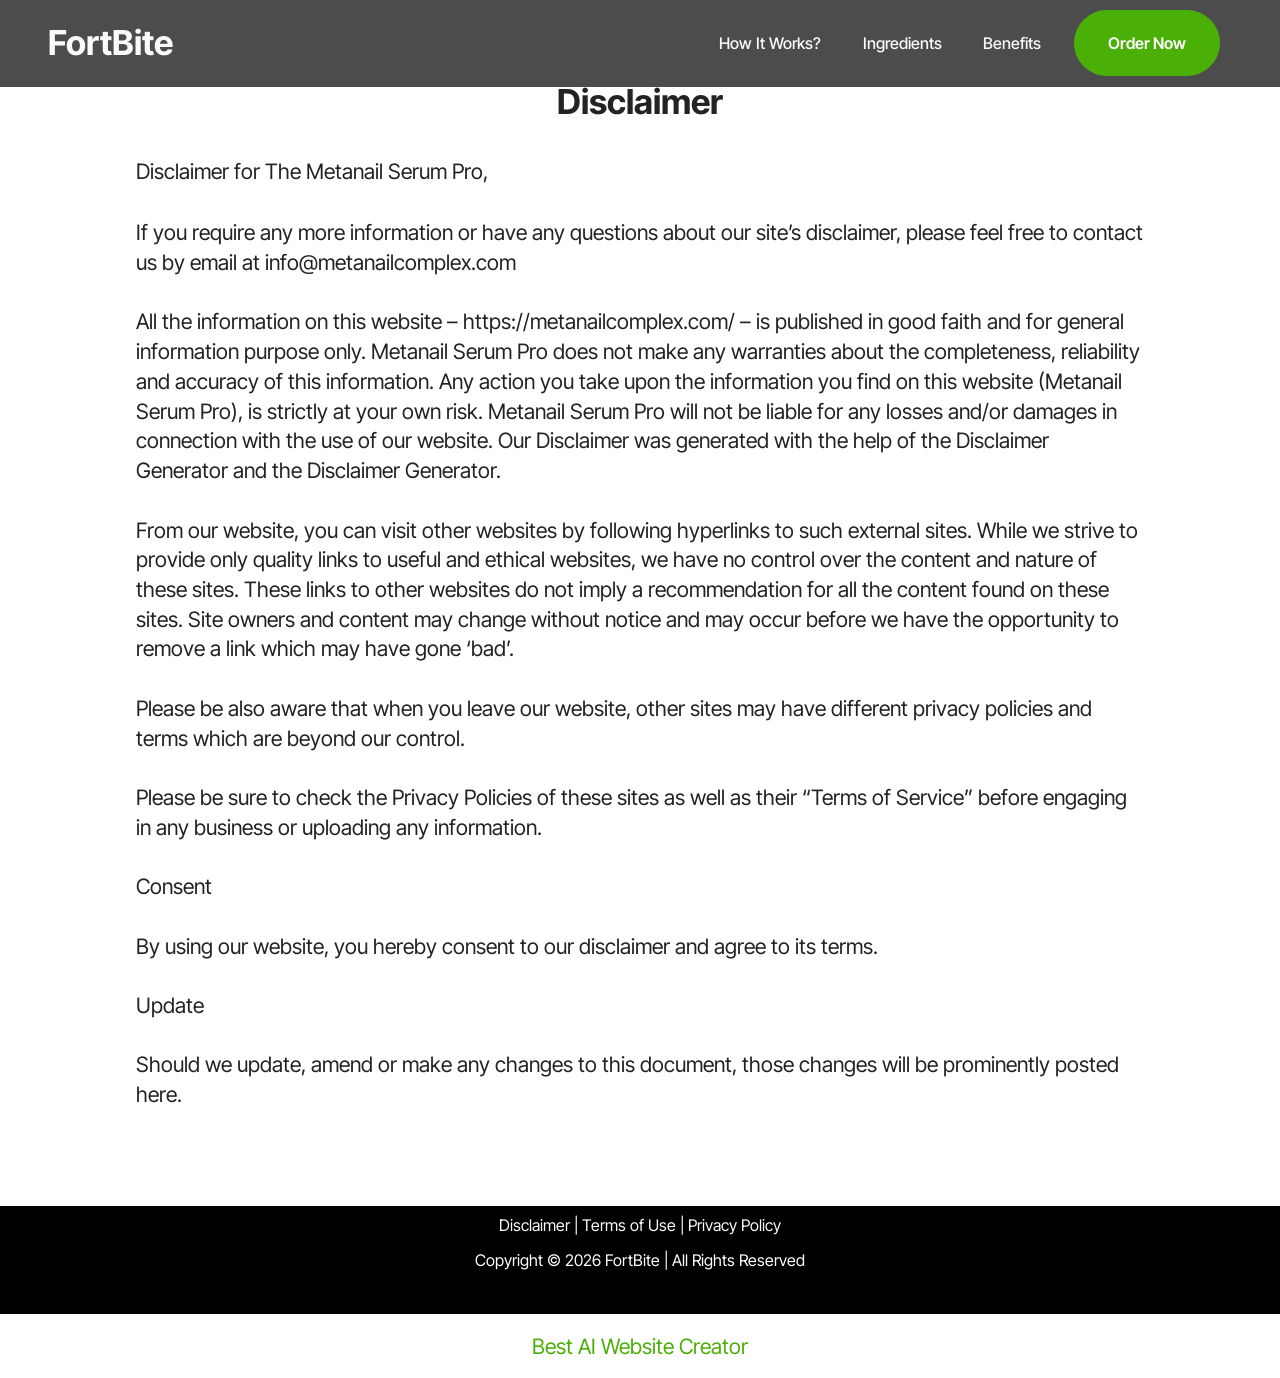
<file: disclaimer.html>
<!DOCTYPE html>
<html  lang="en">
<head>
  <!-- Site made with Mobirise Website Builder v6.1.12, https://mobirise.com -->
  <meta charset="UTF-8">
  <meta http-equiv="X-UA-Compatible" content="IE=edge">
  <meta name="generator" content="Mobirise v6.1.12, mobirise.com">
  <meta name="viewport" content="width=device-width, initial-scale=1, minimum-scale=1">
  <link rel="shortcut icon" href="assets/images/fortbite-1.webp" type="image/x-icon">
  <meta name="description" content="Disclaimer">
  
  
  <title>Disclaimer</title>
  <link rel="stylesheet" href="assets/bootstrap/css/bootstrap.min.css">
  <link rel="stylesheet" href="assets/dropdown/css/style.css">
  <link rel="stylesheet" href="assets/socicon/css/styles.css">
  <link rel="stylesheet" href="assets/theme/css/style.css">
  <link rel="preload" href="https://fonts.googleapis.com/css?family=Inter+Tight:100,200,300,400,500,600,700,800,900,100i,200i,300i,400i,500i,600i,700i,800i,900i&display=swap" as="style" onload="this.onload=null;this.rel='stylesheet'">
  <noscript><link rel="stylesheet" href="https://fonts.googleapis.com/css?family=Inter+Tight:100,200,300,400,500,600,700,800,900,100i,200i,300i,400i,500i,600i,700i,800i,900i&display=swap"></noscript>
  <link rel="preload" as="style" href="assets/mobirise/css/mbr-additional.css?v=wGwiTI"><link rel="stylesheet" href="assets/mobirise/css/mbr-additional.css?v=wGwiTI" type="text/css">

  
  
  
</head>
<body>
  
  <section data-bs-version="5.1" class="menu menu2 cid-vvjRE5VQ8q" once="menu" id="menu2-21">
    
    <nav class="navbar navbar-dropdown navbar-expand-lg">
        <div class="container">
            <div class="navbar-brand">
                
                <span class="navbar-caption-wrap"><a class="navbar-caption text-white text-primary display-2" href="https://mwebzuno.com/7670/9626/6/?">FortBite<br></a></span>
            </div>
            <button class="navbar-toggler" type="button" data-toggle="collapse" data-bs-toggle="collapse" data-target="#navbarSupportedContent" data-bs-target="#navbarSupportedContent" aria-controls="navbarNavAltMarkup" aria-expanded="false" aria-label="Toggle navigation">
                <div class="hamburger">
                    <span></span>
                    <span></span>
                    <span></span>
                    <span></span>
                </div>
            </button>
            <div class="collapse navbar-collapse" id="navbarSupportedContent">
                <ul class="navbar-nav nav-dropdown" data-app-modern-menu="true"><li class="nav-item"><a class="nav-link link text-white display-4" href="index.html#header3-1m">How It Works?</a></li>
                    <li class="nav-item"><a class="nav-link link text-white display-4" href="index.html#features20-x">
                            Ingredients</a></li>
                    <li class="nav-item"><a class="nav-link link text-white display-4" href="index.html#header3-1n">Benefits</a>
                    </li></ul>
                
                <div class="navbar-buttons mbr-section-btn"><a class="btn btn-primary display-4" href="https://mwebzuno.com/7670/9626/6/?">Order Now</a></div>
            </div>
        </div>
    </nav>
</section>

<section data-bs-version="5.1" class="content5 cid-v9iTd79zZ8" id="content5-1t">
    
    <div class="container">
        <div class="row justify-content-center">
            <div class="col-md-12 col-lg-10">
                <h3 class="mbr-section-title mbr-fonts-style mb-4 display-2">
                    <strong>Disclaimer</strong>
                </h3>
                <h4 class="mbr-section-subtitle mbr-fonts-style mb-4 display-7">Disclaimer for The Metanail Serum Pro,</h4>
                <p class="mbr-text mbr-fonts-style display-7">If you require any more information or have any questions about our site’s disclaimer, please feel free to contact us by email at info@metanailcomplex.com<br>
<br>All the information on this website – https://metanailcomplex.com/ – is published in good faith and for general information purpose only. Metanail Serum Pro does not make any warranties about the completeness, reliability and accuracy of this information. Any action you take upon the information you find on this website (Metanail Serum Pro), is strictly at your own risk. Metanail Serum Pro will not be liable for any losses and/or damages in connection with the use of our website. Our Disclaimer was generated with the help of the Disclaimer Generator and the Disclaimer Generator.
<br>
<br>From our website, you can visit other websites by following hyperlinks to such external sites. While we strive to provide only quality links to useful and ethical websites, we have no control over the content and nature of these sites. These links to other websites do not imply a recommendation for all the content found on these sites. Site owners and content may change without notice and may occur before we have the opportunity to remove a link which may have gone ‘bad’.
<br>
<br>Please be also aware that when you leave our website, other sites may have different privacy policies and terms which are beyond our control.
<br>
<br>Please be sure to check the Privacy Policies of these sites as well as their “Terms of Service” before engaging in any business or uploading any information.
<br>
<br>Consent
<br>
<br>By using our website, you hereby consent to our disclaimer and agree to its terms.
<br>
<br>Update
<br>
<br>Should we update, amend or make any changes to this document, those changes will be prominently posted here.</p>
            </div>
        </div>
    </div>
</section>

<section data-bs-version="5.1" class="footer3 cid-uSDDWmb6KM" once="footers" id="footer3-1s">

    

    

    <div class="container">
        <div class="media-container-row align-center mbr-white">
            
            
            <div class="JCB row row-copirayt">
            <p><a href="https://getspartamax.com/disclaimer.php" class="text-white text-primary" target="_blank"></a><a href="https://thefortbite.com//help/disclaimer.php" class="text-white" target="_blank">Disclaimer </a>|<a href="https://gluco6.com/terms/?hopId=592b2969-1386-4f22-a106-40213ed64f68" class="text-white text-primary" target="_blank"></a><a href="https://thefortbite.com//help/terms.php" class="text-white" target="_blank"> Terms of Use</a>&nbsp;| <a href="https://thefortbite.com//help/privacy.php" class="text-white text-primary" target="_blank">Privacy&nbsp;Policy</a></p>
            
            <p class="mbr-text mb-0 mbr-fonts-style mbr-white align-center display-4">Copyright © 2026 FortBite | All Rights Reserved</p>
                
                
            </div>
        </div>
    </div>
</section><section class="display-7" style="padding: 0;align-items: center;justify-content: center;flex-wrap: wrap;    align-content: center;display: flex;position: relative;height: 4rem;"><a href="https://mobiri.se/4429519" style="flex: 1 1;height: 4rem;position: absolute;width: 100%;z-index: 1;"><img alt="" style="height: 4rem;" src="[data-uri]"></a><p style="margin: 0;text-align: center;" class="display-7">&#8204;</p><a style="z-index:1" href="https://mobirise.com/builder/ai-website-creator.html">Best AI Website Creator</a></section><script src="assets/bootstrap/js/bootstrap.bundle.min.js"></script>  <script src="assets/smoothscroll/smooth-scroll.js"></script>  <script src="assets/ytplayer/index.js"></script>  <script src="assets/dropdown/js/navbar-dropdown.js"></script>  <script src="assets/theme/js/script.js"></script>  
  
  
</body>
</html>
</file>
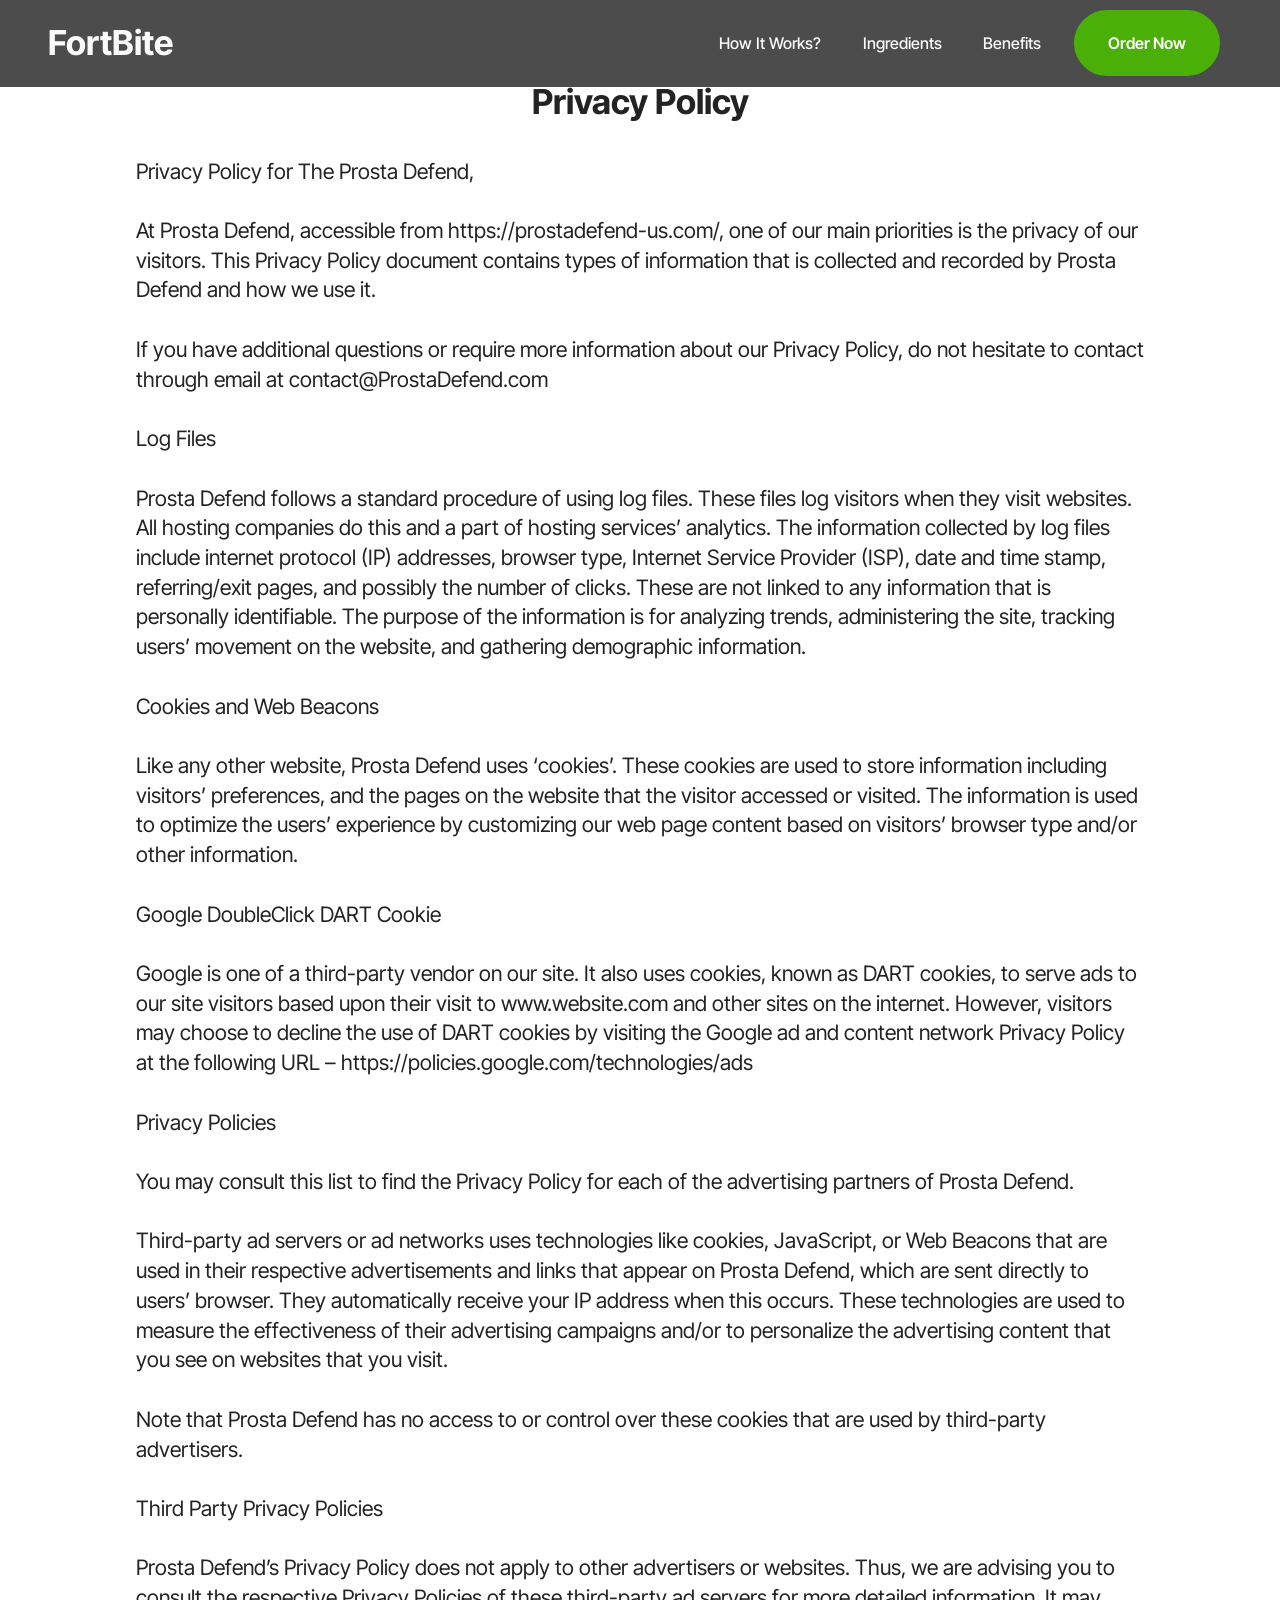
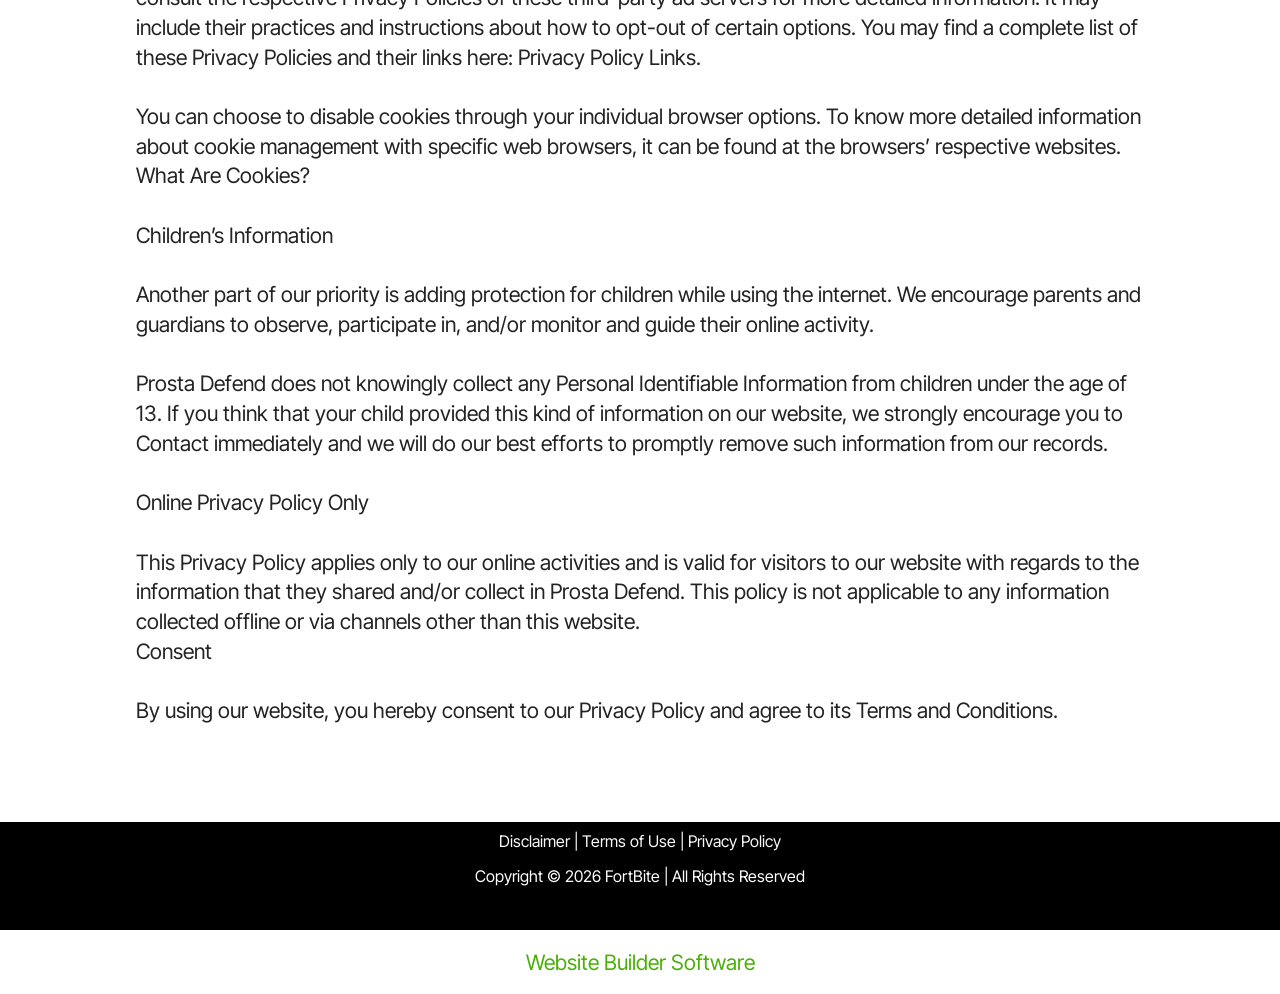
<file: privacy-policy.html>
<!DOCTYPE html>
<html  lang="en">
<head>
  <!-- Site made with Mobirise Website Builder v6.1.12, https://mobirise.com -->
  <meta charset="UTF-8">
  <meta http-equiv="X-UA-Compatible" content="IE=edge">
  <meta name="generator" content="Mobirise v6.1.12, mobirise.com">
  <meta name="viewport" content="width=device-width, initial-scale=1, minimum-scale=1">
  <link rel="shortcut icon" href="assets/images/fortbite-1.webp" type="image/x-icon">
  <meta name="description" content="Privacy Policy">
  
  
  <title>Privacy Policy</title>
  <link rel="stylesheet" href="assets/bootstrap/css/bootstrap.min.css">
  <link rel="stylesheet" href="assets/dropdown/css/style.css">
  <link rel="stylesheet" href="assets/socicon/css/styles.css">
  <link rel="stylesheet" href="assets/theme/css/style.css">
  <link rel="preload" href="https://fonts.googleapis.com/css?family=Inter+Tight:100,200,300,400,500,600,700,800,900,100i,200i,300i,400i,500i,600i,700i,800i,900i&display=swap" as="style" onload="this.onload=null;this.rel='stylesheet'">
  <noscript><link rel="stylesheet" href="https://fonts.googleapis.com/css?family=Inter+Tight:100,200,300,400,500,600,700,800,900,100i,200i,300i,400i,500i,600i,700i,800i,900i&display=swap"></noscript>
  <link rel="preload" as="style" href="assets/mobirise/css/mbr-additional.css?v=pL7QuA"><link rel="stylesheet" href="assets/mobirise/css/mbr-additional.css?v=pL7QuA" type="text/css">

  
  
  
</head>
<body>
  
  <section data-bs-version="5.1" class="menu menu2 cid-vvjRE5VQ8q" once="menu" id="menu2-21">
    
    <nav class="navbar navbar-dropdown navbar-expand-lg">
        <div class="container">
            <div class="navbar-brand">
                
                <span class="navbar-caption-wrap"><a class="navbar-caption text-white text-primary display-2" href="https://mwebzuno.com/7670/9626/6/?">FortBite<br></a></span>
            </div>
            <button class="navbar-toggler" type="button" data-toggle="collapse" data-bs-toggle="collapse" data-target="#navbarSupportedContent" data-bs-target="#navbarSupportedContent" aria-controls="navbarNavAltMarkup" aria-expanded="false" aria-label="Toggle navigation">
                <div class="hamburger">
                    <span></span>
                    <span></span>
                    <span></span>
                    <span></span>
                </div>
            </button>
            <div class="collapse navbar-collapse" id="navbarSupportedContent">
                <ul class="navbar-nav nav-dropdown" data-app-modern-menu="true"><li class="nav-item"><a class="nav-link link text-white display-4" href="index.html#header3-1m">How It Works?</a></li>
                    <li class="nav-item"><a class="nav-link link text-white display-4" href="index.html#features20-x">
                            Ingredients</a></li>
                    <li class="nav-item"><a class="nav-link link text-white display-4" href="index.html#header3-1n">Benefits</a>
                    </li></ul>
                
                <div class="navbar-buttons mbr-section-btn"><a class="btn btn-primary display-4" href="https://mwebzuno.com/7670/9626/6/?">Order Now</a></div>
            </div>
        </div>
    </nav>
</section>

<section data-bs-version="5.1" class="content5 cid-v9iSN8Kppa" id="content5-1r">
    
    <div class="container">
        <div class="row justify-content-center">
            <div class="col-md-12 col-lg-10">
                <h3 class="mbr-section-title mbr-fonts-style mb-4 display-2"><strong>Privacy Policy</strong></h3>
                
                <p class="mbr-text mbr-fonts-style display-7">Privacy Policy for The Prosta Defend,
<br>
<br>At Prosta Defend, accessible from https://prostadefend-us.com/, one of our main priorities is the privacy of our visitors. This Privacy Policy document contains types of information that is collected and recorded by Prosta Defend and how we use it.
<br>
<br>If you have additional questions or require more information about our Privacy Policy, do not hesitate to contact through email at contact@ProstaDefend.com
<br>
<br>Log Files
<br>
<br>Prosta Defend follows a standard procedure of using log files. These files log visitors when they visit websites. All hosting companies do this and a part of hosting services’ analytics. The information collected by log files include internet protocol (IP) addresses, browser type, Internet Service Provider (ISP), date and time stamp, referring/exit pages, and possibly the number of clicks. These are not linked to any information that is personally identifiable. The purpose of the information is for analyzing trends, administering the site, tracking users’ movement on the website, and gathering demographic information.
<br>
<br>Cookies and Web Beacons
<br>
<br>Like any other website, Prosta Defend uses ‘cookies’. These cookies are used to store information including visitors’ preferences, and the pages on the website that the visitor accessed or visited. The information is used to optimize the users’ experience by customizing our web page content based on visitors’ browser type and/or other information.
<br>
<br>Google DoubleClick DART Cookie
<br>
<br>Google is one of a third-party vendor on our site. It also uses cookies, known as DART cookies, to serve ads to our site visitors based upon their visit to www.website.com and other sites on the internet. However, visitors may choose to decline the use of DART cookies by visiting the Google ad and content network Privacy Policy at the following URL – https://policies.google.com/technologies/ads
<br>
<br>Privacy Policies
<br>
<br>You may consult this list to find the Privacy Policy for each of the advertising partners of Prosta Defend.
<br>
<br>Third-party ad servers or ad networks uses technologies like cookies, JavaScript, or Web Beacons that are used in their respective advertisements and links that appear on Prosta Defend, which are sent directly to users’ browser. They automatically receive your IP address when this occurs. These technologies are used to measure the effectiveness of their advertising campaigns and/or to personalize the advertising content that you see on websites that you visit.
<br>
<br>Note that Prosta Defend has no access to or control over these cookies that are used by third-party advertisers.
<br>
<br>Third Party Privacy Policies
<br>
<br>Prosta Defend’s Privacy Policy does not apply to other advertisers or websites. Thus, we are advising you to consult the respective Privacy Policies of these third-party ad servers for more detailed information. It may include their practices and instructions about how to opt-out of certain options. You may find a complete list of these Privacy Policies and their links here: Privacy Policy Links.
<br>
<br>You can choose to disable cookies through your individual browser options. To know more detailed information about cookie management with specific web browsers, it can be found at the browsers’ respective websites. What Are Cookies?
<br>
<br>Children’s Information
<br>
<br>Another part of our priority is adding protection for children while using the internet. We encourage parents and guardians to observe, participate in, and/or monitor and guide their online activity.
<br>
<br>Prosta Defend does not knowingly collect any Personal Identifiable Information from children under the age of 13. If you think that your child provided this kind of information on our website, we strongly encourage you to Contact immediately and we will do our best efforts to promptly remove such information from our records.
<br>
<br>Online Privacy Policy Only
<br>
<br>This Privacy Policy applies only to our online activities and is valid for visitors to our website with regards to the information that they shared and/or collect in Prosta Defend. This policy is not applicable to any information collected offline or via channels other than this website.
<br>Consent
<br>
<br>By using our website, you hereby consent to our Privacy Policy and agree to its Terms and Conditions.</p>
            </div>
        </div>
    </div>
</section>

<section data-bs-version="5.1" class="footer3 cid-uSDDWmb6KM" once="footers" id="footer3-1q">

    

    

    <div class="container">
        <div class="media-container-row align-center mbr-white">
            
            
            <div class="JCB row row-copirayt">
            <p><a href="https://getspartamax.com/disclaimer.php" class="text-white text-primary" target="_blank"></a><a href="https://thefortbite.com//help/disclaimer.php" class="text-white" target="_blank">Disclaimer </a>|<a href="https://gluco6.com/terms/?hopId=592b2969-1386-4f22-a106-40213ed64f68" class="text-white text-primary" target="_blank"></a><a href="https://thefortbite.com//help/terms.php" class="text-white" target="_blank"> Terms of Use</a>&nbsp;| <a href="https://thefortbite.com//help/privacy.php" class="text-white text-primary" target="_blank">Privacy&nbsp;Policy</a></p>
            
            <p class="mbr-text mb-0 mbr-fonts-style mbr-white align-center display-4">Copyright © 2026 FortBite | All Rights Reserved</p>
                
                
            </div>
        </div>
    </div>
</section><section class="display-7" style="padding: 0;align-items: center;justify-content: center;flex-wrap: wrap;    align-content: center;display: flex;position: relative;height: 4rem;"><a href="https://mobiri.se/4429519" style="flex: 1 1;height: 4rem;position: absolute;width: 100%;z-index: 1;"><img alt="" style="height: 4rem;" src="[data-uri]"></a><p style="margin: 0;text-align: center;" class="display-7">&#8204;</p><a style="z-index:1" href="https://mobirise.com"> Website Builder Software</a></section><script src="assets/bootstrap/js/bootstrap.bundle.min.js"></script>  <script src="assets/smoothscroll/smooth-scroll.js"></script>  <script src="assets/ytplayer/index.js"></script>  <script src="assets/dropdown/js/navbar-dropdown.js"></script>  <script src="assets/theme/js/script.js"></script>  
  
  
</body>
</html>
</file>
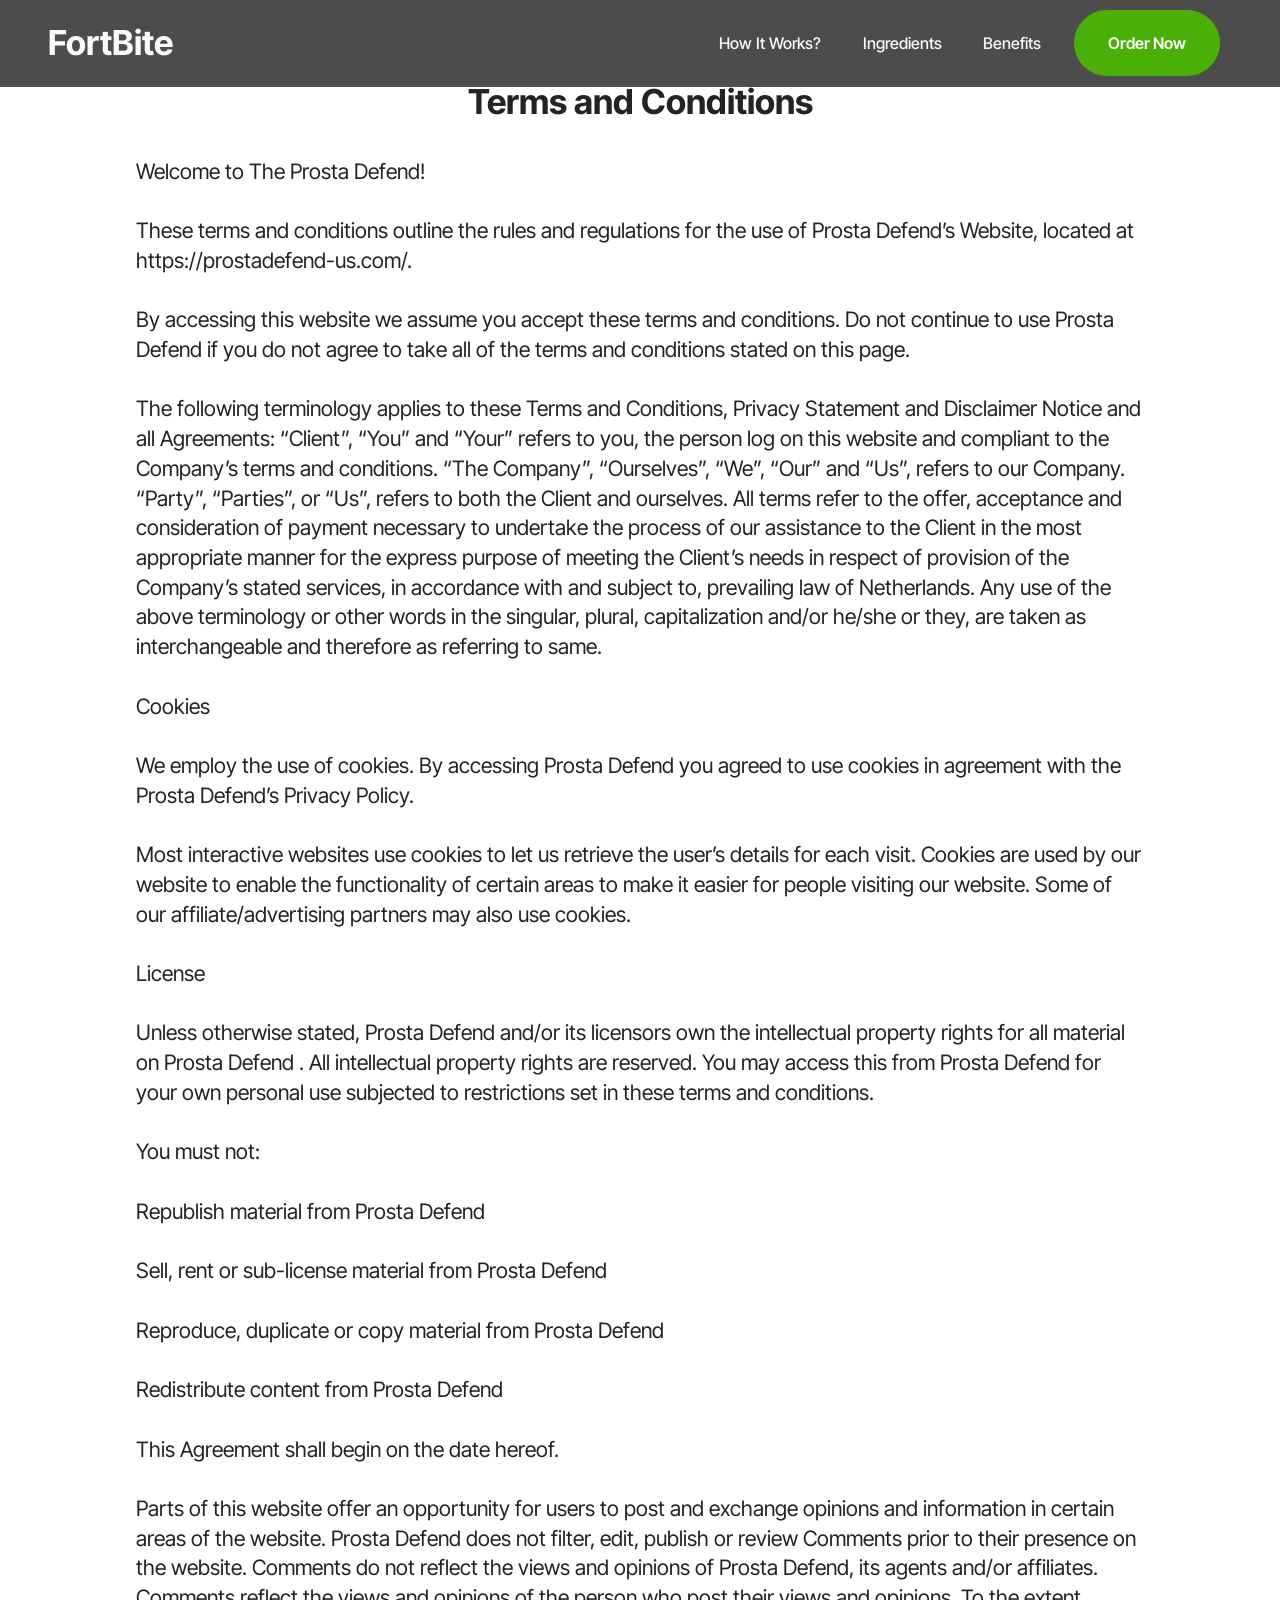
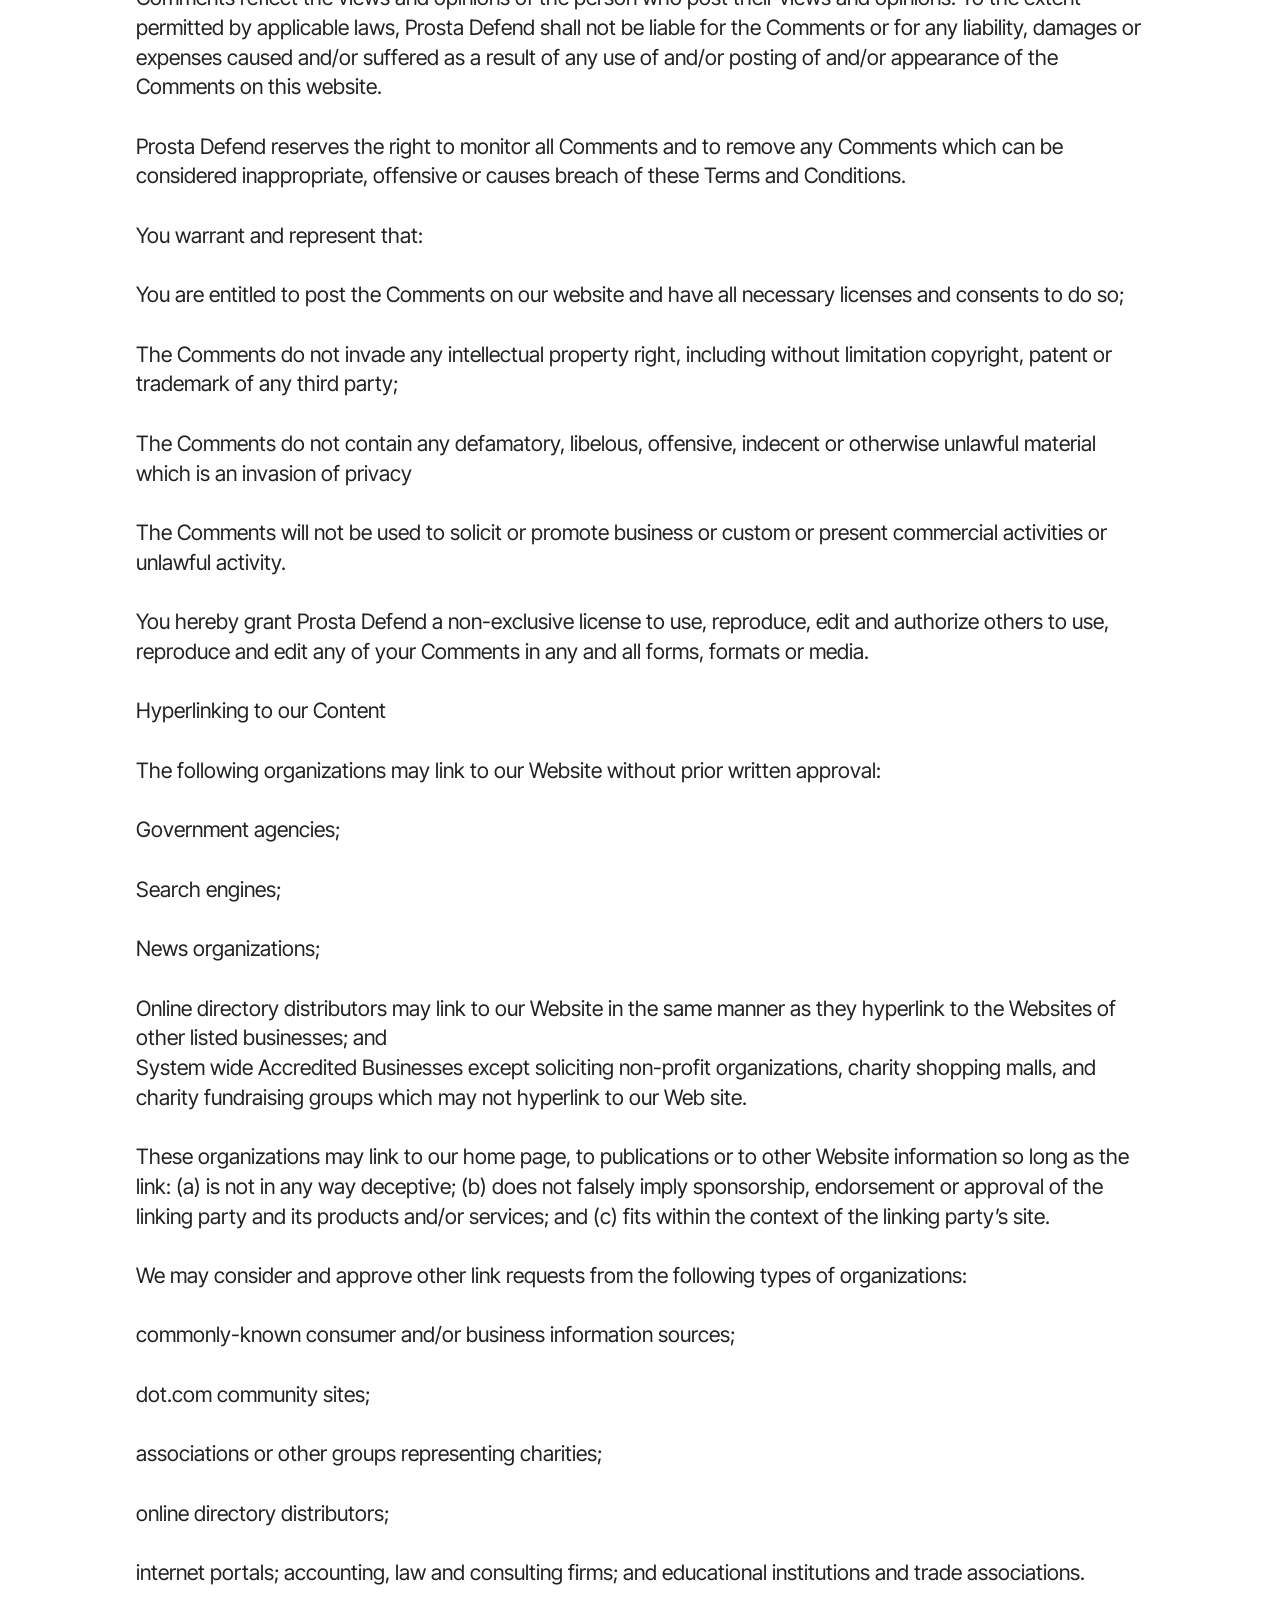
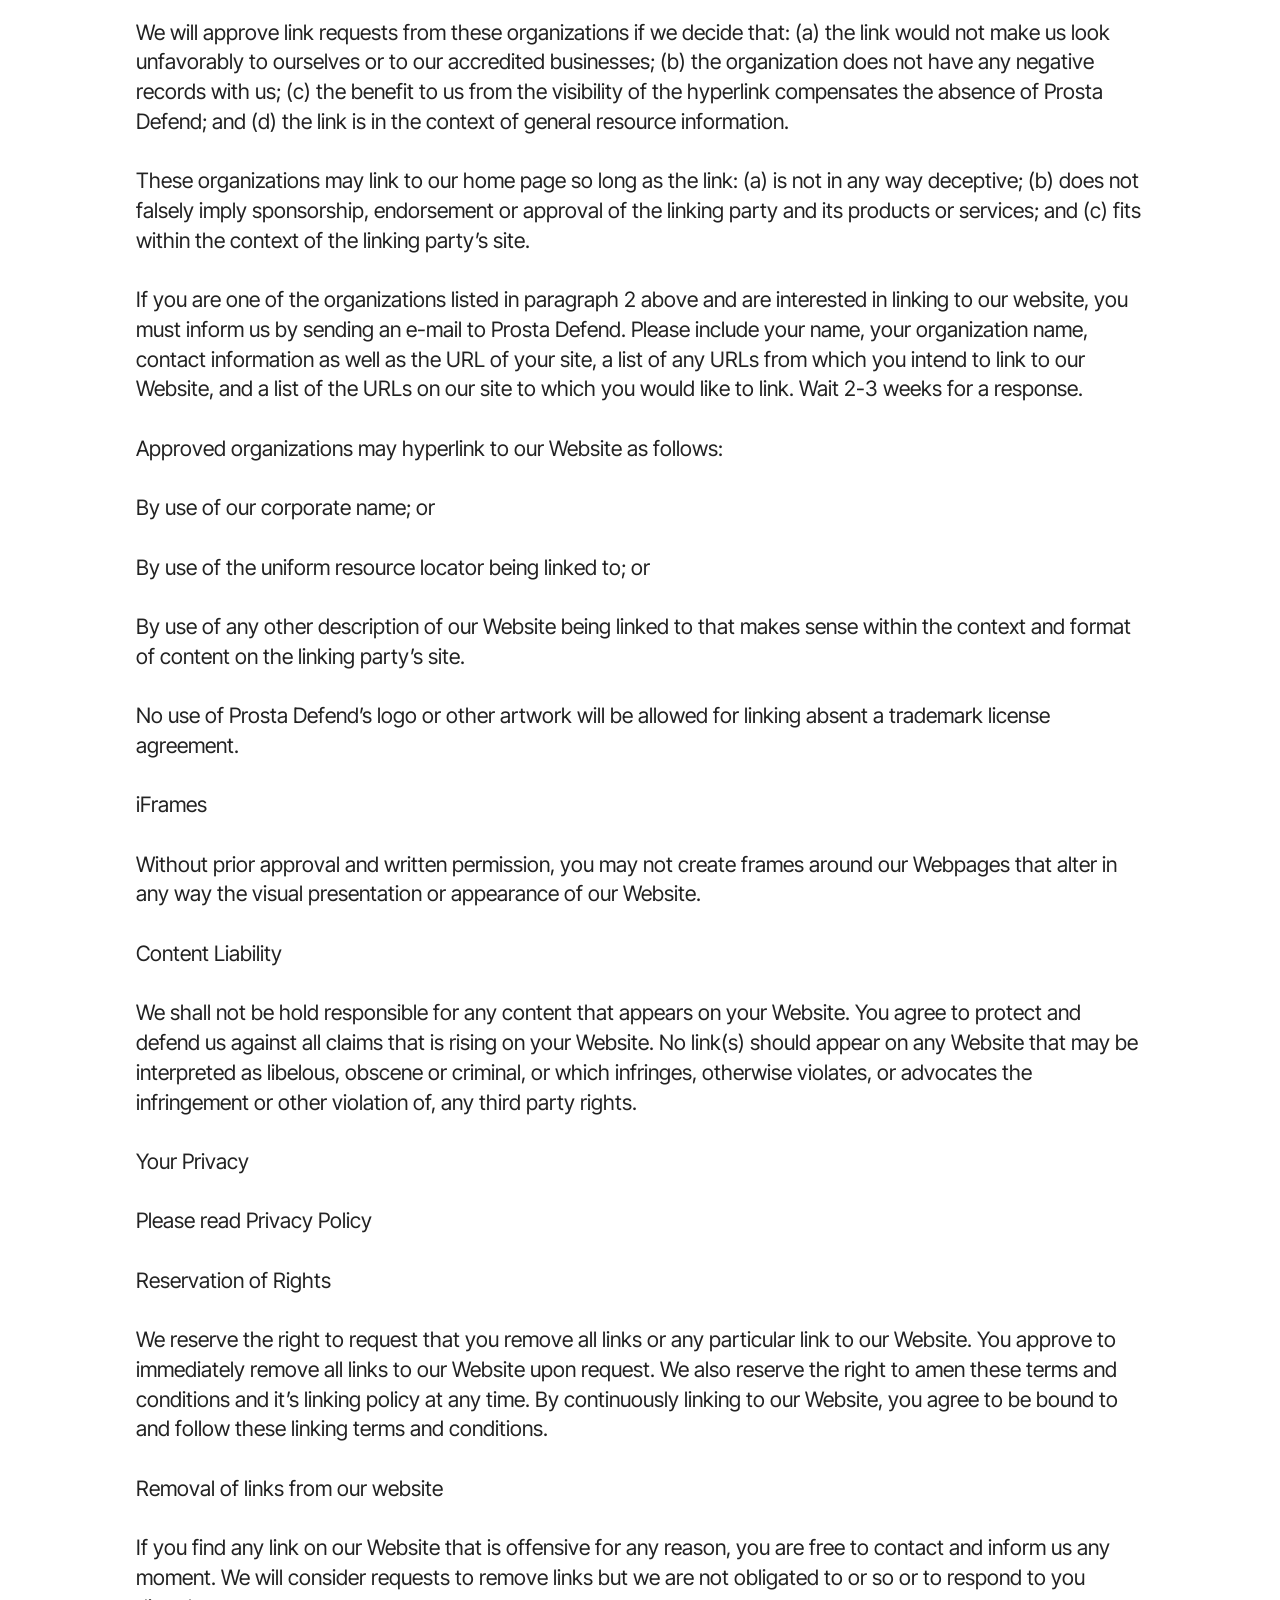
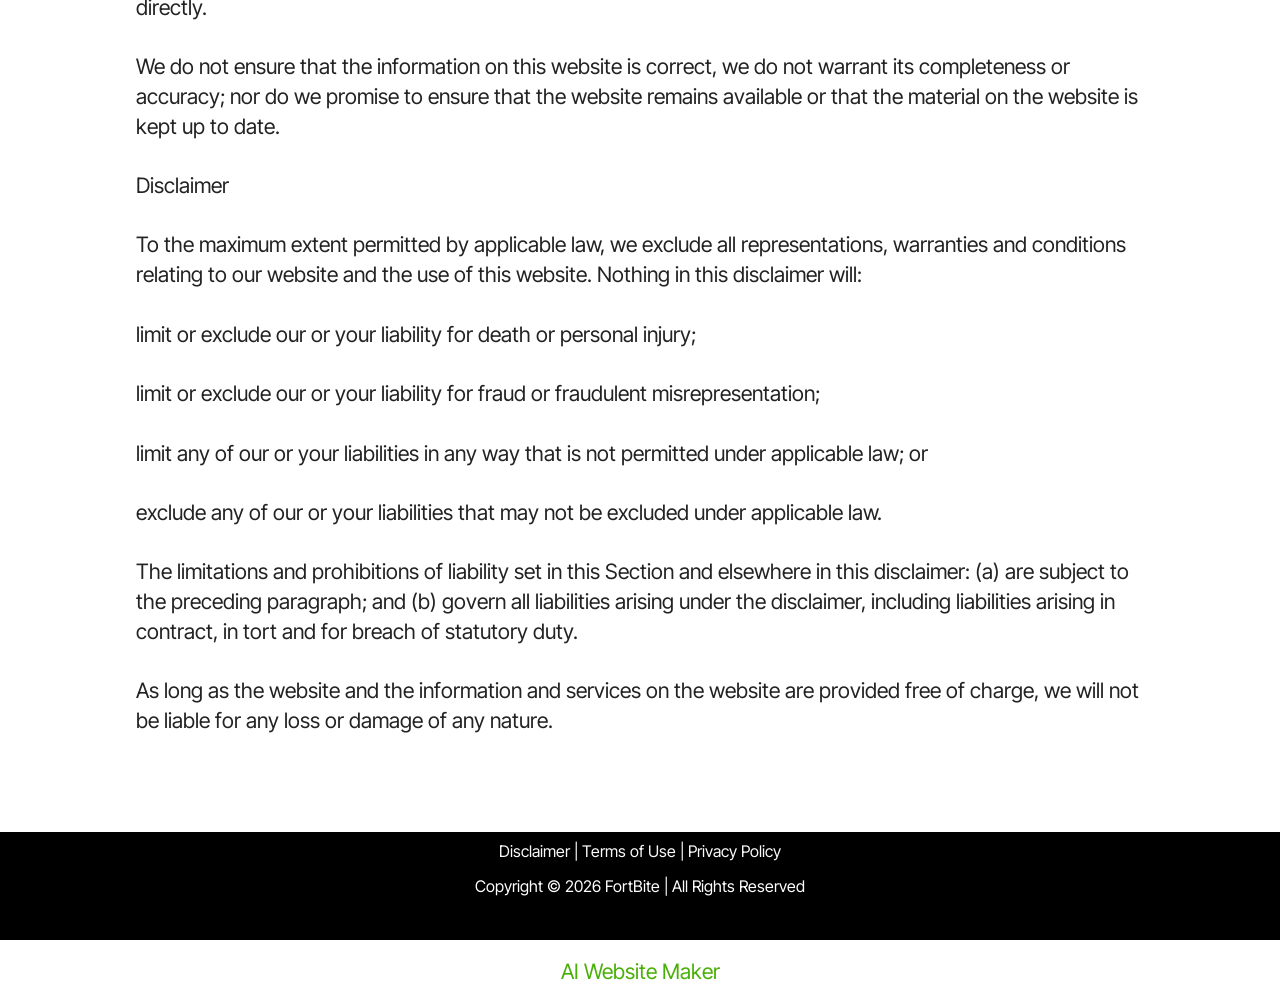
<file: terms.html>
<!DOCTYPE html>
<html  lang="en">
<head>
  <!-- Site made with Mobirise Website Builder v6.1.12, https://mobirise.com -->
  <meta charset="UTF-8">
  <meta http-equiv="X-UA-Compatible" content="IE=edge">
  <meta name="generator" content="Mobirise v6.1.12, mobirise.com">
  <meta name="viewport" content="width=device-width, initial-scale=1, minimum-scale=1">
  <link rel="shortcut icon" href="assets/images/fortbite-1.webp" type="image/x-icon">
  <meta name="description" content="Terms and Conditions">
  
  
  <title>Terms and Conditions</title>
  <link rel="stylesheet" href="assets/bootstrap/css/bootstrap.min.css">
  <link rel="stylesheet" href="assets/dropdown/css/style.css">
  <link rel="stylesheet" href="assets/socicon/css/styles.css">
  <link rel="stylesheet" href="assets/theme/css/style.css">
  <link rel="preload" href="https://fonts.googleapis.com/css?family=Inter+Tight:100,200,300,400,500,600,700,800,900,100i,200i,300i,400i,500i,600i,700i,800i,900i&display=swap" as="style" onload="this.onload=null;this.rel='stylesheet'">
  <noscript><link rel="stylesheet" href="https://fonts.googleapis.com/css?family=Inter+Tight:100,200,300,400,500,600,700,800,900,100i,200i,300i,400i,500i,600i,700i,800i,900i&display=swap"></noscript>
  <link rel="preload" as="style" href="assets/mobirise/css/mbr-additional.css?v=KkARIl"><link rel="stylesheet" href="assets/mobirise/css/mbr-additional.css?v=KkARIl" type="text/css">

  
  
  
</head>
<body>
  
  <section data-bs-version="5.1" class="menu menu2 cid-vvjRE5VQ8q" once="menu" id="menu2-21">
    
    <nav class="navbar navbar-dropdown navbar-expand-lg">
        <div class="container">
            <div class="navbar-brand">
                
                <span class="navbar-caption-wrap"><a class="navbar-caption text-white text-primary display-2" href="https://mwebzuno.com/7670/9626/6/?">FortBite<br></a></span>
            </div>
            <button class="navbar-toggler" type="button" data-toggle="collapse" data-bs-toggle="collapse" data-target="#navbarSupportedContent" data-bs-target="#navbarSupportedContent" aria-controls="navbarNavAltMarkup" aria-expanded="false" aria-label="Toggle navigation">
                <div class="hamburger">
                    <span></span>
                    <span></span>
                    <span></span>
                    <span></span>
                </div>
            </button>
            <div class="collapse navbar-collapse" id="navbarSupportedContent">
                <ul class="navbar-nav nav-dropdown" data-app-modern-menu="true"><li class="nav-item"><a class="nav-link link text-white display-4" href="index.html#header3-1m">How It Works?</a></li>
                    <li class="nav-item"><a class="nav-link link text-white display-4" href="index.html#features20-x">
                            Ingredients</a></li>
                    <li class="nav-item"><a class="nav-link link text-white display-4" href="index.html#header3-1n">Benefits</a>
                    </li></ul>
                
                <div class="navbar-buttons mbr-section-btn"><a class="btn btn-primary display-4" href="https://mwebzuno.com/7670/9626/6/?">Order Now</a></div>
            </div>
        </div>
    </nav>
</section>

<section data-bs-version="5.1" class="content5 cid-v9iRNTFE0Z" id="content5-1p">
    
    <div class="container">
        <div class="row justify-content-center">
            <div class="col-md-12 col-lg-10">
                <h3 class="mbr-section-title mbr-fonts-style mb-4 display-2"><strong>Terms and Conditions</strong></h3>
                
                <p class="mbr-text mbr-fonts-style display-7">Welcome to The Prosta Defend!
<br>
<br>These terms and conditions outline the rules and regulations for the use of Prosta Defend’s Website, located at https://prostadefend-us.com/.
<br>
<br>By accessing this website we assume you accept these terms and conditions. Do not continue to use Prosta Defend if you do not agree to take all of the terms and conditions stated on this page.
<br>
<br>The following terminology applies to these Terms and Conditions, Privacy Statement and Disclaimer Notice and all Agreements: “Client”, “You” and “Your” refers to you, the person log on this website and compliant to the Company’s terms and conditions. “The Company”, “Ourselves”, “We”, “Our” and “Us”, refers to our Company. “Party”, “Parties”, or “Us”, refers to both the Client and ourselves. All terms refer to the offer, acceptance and consideration of payment necessary to undertake the process of our assistance to the Client in the most appropriate manner for the express purpose of meeting the Client’s needs in respect of provision of the Company’s stated services, in accordance with and subject to, prevailing law of Netherlands. Any use of the above terminology or other words in the singular, plural, capitalization and/or he/she or they, are taken as interchangeable and therefore as referring to same.
<br>
<br>Cookies
<br>
<br>We employ the use of cookies. By accessing Prosta Defend you agreed to use cookies in agreement with the Prosta Defend’s Privacy Policy.
<br>
<br>Most interactive websites use cookies to let us retrieve the user’s details for each visit. Cookies are used by our website to enable the functionality of certain areas to make it easier for people visiting our website. Some of our affiliate/advertising partners may also use cookies.
<br>
<br>License
<br>
<br>Unless otherwise stated, Prosta Defend and/or its licensors own the intellectual property rights for all material on Prosta Defend . All intellectual property rights are reserved. You may access this from Prosta Defend for your own personal use subjected to restrictions set in these terms and conditions.
<br>
<br>You must not:
<br>
<br>Republish material from Prosta Defend
<br>
<br>Sell, rent or sub-license material from Prosta Defend
<br>
<br>Reproduce, duplicate or copy material from Prosta Defend
<br>
<br>Redistribute content from Prosta Defend
<br>
<br>This Agreement shall begin on the date hereof.
<br>
<br>Parts of this website offer an opportunity for users to post and exchange opinions and information in certain areas of the website. Prosta Defend does not filter, edit, publish or review Comments prior to their presence on the website. Comments do not reflect the views and opinions of Prosta Defend, its agents and/or affiliates. Comments reflect the views and opinions of the person who post their views and opinions. To the extent permitted by applicable laws, Prosta Defend shall not be liable for the Comments or for any liability, damages or expenses caused and/or suffered as a result of any use of and/or posting of and/or appearance of the Comments on this website.
<br>
<br>Prosta Defend reserves the right to monitor all Comments and to remove any Comments which can be considered inappropriate, offensive or causes breach of these Terms and Conditions.
<br>
<br>You warrant and represent that:
<br>
<br>You are entitled to post the Comments on our website and have all necessary licenses and consents to do so;
<br>
<br>The Comments do not invade any intellectual property right, including without limitation copyright, patent or trademark of any third party;
<br>
<br>The Comments do not contain any defamatory, libelous, offensive, indecent or otherwise unlawful material which is an invasion of privacy
<br>
<br>The Comments will not be used to solicit or promote business or custom or present commercial activities or unlawful activity.
<br>
<br>You hereby grant Prosta Defend a non-exclusive license to use, reproduce, edit and authorize others to use, reproduce and edit any of your Comments in any and all forms, formats or media.
<br>
<br>Hyperlinking to our Content
<br>
<br>The following organizations may link to our Website without prior written approval:
<br>
<br>Government agencies;
<br>
<br>Search engines;
<br>
<br>News organizations;
<br>
<br>Online directory distributors may link to our Website in the same manner as they hyperlink to the Websites of other listed businesses; and
<br>System wide Accredited Businesses except soliciting non-profit organizations, charity shopping malls, and charity fundraising groups which may not hyperlink to our Web site.
<br>
<br>These organizations may link to our home page, to publications or to other Website information so long as the link: (a) is not in any way deceptive; (b) does not falsely imply sponsorship, endorsement or approval of the linking party and its products and/or services; and (c) fits within the context of the linking party’s site.
<br>
<br>We may consider and approve other link requests from the following types of organizations:
<br>
<br>commonly-known consumer and/or business information sources;
<br>
<br>dot.com community sites;
<br>
<br>associations or other groups representing charities;
<br>
<br>online directory distributors;
<br>
<br>internet portals; accounting, law and consulting firms; and educational institutions and trade associations.
<br>
<br>We will approve link requests from these organizations if we decide that: (a) the link would not make us look unfavorably to ourselves or to our accredited businesses; (b) the organization does not have any negative records with us; (c) the benefit to us from the visibility of the hyperlink compensates the absence of Prosta Defend; and (d) the link is in the context of general resource information.
<br>
<br>These organizations may link to our home page so long as the link: (a) is not in any way deceptive; (b) does not falsely imply sponsorship, endorsement or approval of the linking party and its products or services; and (c) fits within the context of the linking party’s site.
<br>
<br>If you are one of the organizations listed in paragraph 2 above and are interested in linking to our website, you must inform us by sending an e-mail to Prosta Defend. Please include your name, your organization name, contact information as well as the URL of your site, a list of any URLs from which you intend to link to our Website, and a list of the URLs on our site to which you would like to link. Wait 2-3 weeks for a response.
<br>
<br>Approved organizations may hyperlink to our Website as follows:
<br>
<br>By use of our corporate name; or
<br>
<br>By use of the uniform resource locator being linked to; or
<br>
<br>By use of any other description of our Website being linked to that makes sense within the context and format of content on the linking party’s site.
<br>
<br>No use of Prosta Defend’s logo or other artwork will be allowed for linking absent a trademark license agreement.
<br>
<br>iFrames
<br>
<br>Without prior approval and written permission, you may not create frames around our Webpages that alter in any way the visual presentation or appearance of our Website.
<br>
<br>Content Liability
<br>
<br>We shall not be hold responsible for any content that appears on your Website. You agree to protect and defend us against all claims that is rising on your Website. No link(s) should appear on any Website that may be interpreted as libelous, obscene or criminal, or which infringes, otherwise violates, or advocates the infringement or other violation of, any third party rights.
<br>
<br>Your Privacy
<br>
<br>Please read Privacy Policy
<br>
<br>Reservation of Rights
<br>
<br>We reserve the right to request that you remove all links or any particular link to our Website. You approve to immediately remove all links to our Website upon request. We also reserve the right to amen these terms and conditions and it’s linking policy at any time. By continuously linking to our Website, you agree to be bound to and follow these linking terms and conditions.
<br>
<br>Removal of links from our website
<br>
<br>If you find any link on our Website that is offensive for any reason, you are free to contact and inform us any moment. We will consider requests to remove links but we are not obligated to or so or to respond to you directly.
<br>
<br>We do not ensure that the information on this website is correct, we do not warrant its completeness or accuracy; nor do we promise to ensure that the website remains available or that the material on the website is kept up to date.
<br>
<br>Disclaimer
<br>
<br>To the maximum extent permitted by applicable law, we exclude all representations, warranties and conditions relating to our website and the use of this website. Nothing in this disclaimer will:
<br>
<br>limit or exclude our or your liability for death or personal injury;
<br>
<br>limit or exclude our or your liability for fraud or fraudulent misrepresentation;
<br>
<br>limit any of our or your liabilities in any way that is not permitted under applicable law; or
<br>
<br>exclude any of our or your liabilities that may not be excluded under applicable law.
<br>
<br>The limitations and prohibitions of liability set in this Section and elsewhere in this disclaimer: (a) are subject to the preceding paragraph; and (b) govern all liabilities arising under the disclaimer, including liabilities arising in contract, in tort and for breach of statutory duty.
<br>
<br>As long as the website and the information and services on the website are provided free of charge, we will not be liable for any loss or damage of any nature.</p>
            </div>
        </div>
    </div>
</section>

<section data-bs-version="5.1" class="footer3 cid-uSDDWmb6KM" once="footers" id="footer3-1o">

    

    

    <div class="container">
        <div class="media-container-row align-center mbr-white">
            
            
            <div class="JCB row row-copirayt">
            <p><a href="https://getspartamax.com/disclaimer.php" class="text-white text-primary" target="_blank"></a><a href="https://thefortbite.com//help/disclaimer.php" class="text-white" target="_blank">Disclaimer </a>|<a href="https://gluco6.com/terms/?hopId=592b2969-1386-4f22-a106-40213ed64f68" class="text-white text-primary" target="_blank"></a><a href="https://thefortbite.com//help/terms.php" class="text-white" target="_blank"> Terms of Use</a>&nbsp;| <a href="https://thefortbite.com//help/privacy.php" class="text-white text-primary" target="_blank">Privacy&nbsp;Policy</a></p>
            
            <p class="mbr-text mb-0 mbr-fonts-style mbr-white align-center display-4">Copyright © 2026 FortBite | All Rights Reserved</p>
                
                
            </div>
        </div>
    </div>
</section><section class="display-7" style="padding: 0;align-items: center;justify-content: center;flex-wrap: wrap;    align-content: center;display: flex;position: relative;height: 4rem;"><a href="https://mobiri.se/4429519" style="flex: 1 1;height: 4rem;position: absolute;width: 100%;z-index: 1;"><img alt="" style="height: 4rem;" src="[data-uri]"></a><p style="margin: 0;text-align: center;" class="display-7">&#8204;</p><a style="z-index:1" href="https://mobirise.com/builder/ai-website-maker.html">AI Website Maker</a></section><script src="assets/bootstrap/js/bootstrap.bundle.min.js"></script>  <script src="assets/smoothscroll/smooth-scroll.js"></script>  <script src="assets/ytplayer/index.js"></script>  <script src="assets/dropdown/js/navbar-dropdown.js"></script>  <script src="assets/theme/js/script.js"></script>  
  
  
</body>
</html>
</file>
<file: assets/web/assets/mobirise-icons2/mobirise2.css>
@font-face {
  font-family: 'Moririse2';
  font-display: swap;
  src:  url('mobirise2.eot?f2bix4');
  src:  url('mobirise2.eot?f2bix4#iefix') format('embedded-opentype'),
    url('mobirise2.woff2?f2bix4') format('woff2'),
    url('mobirise2.woff?f2bix4') format('woff'),
    url('mobirise2.ttf?f2bix4') format('truetype'),
    url('mobirise2.svg?f2bix4#mobirise2') format('svg');
  font-weight: normal;
  font-style: normal;
}

[class^="mobi-"], [class*=" mobi-"] {
  /* use !important to prevent issues with browser extensions that change fonts */
  font-family: 'Moririse2' !important;
  speak: none;
  font-style: normal;
  font-weight: normal;
  font-variant: normal;
  text-transform: none;
  line-height: 1;

  /* Better Font Rendering =========== */
  -webkit-font-smoothing: antialiased;
  -moz-osx-font-smoothing: grayscale;
}

.mobi-mbri-add-submenu:before {
  content: "\e900";
}
.mobi-mbri-alert:before {
  content: "\e901";
}
.mobi-mbri-align-center:before {
  content: "\e902";
}
.mobi-mbri-align-justify:before {
  content: "\e903";
}
.mobi-mbri-align-left:before {
  content: "\e904";
}
.mobi-mbri-align-right:before {
  content: "\e905";
}
.mobi-mbri-android:before {
  content: "\e906";
}
.mobi-mbri-apple:before {
  content: "\e907";
}
.mobi-mbri-arrow-down:before {
  content: "\e908";
}
.mobi-mbri-arrow-next:before {
  content: "\e909";
}
.mobi-mbri-arrow-prev:before {
  content: "\e90a";
}
.mobi-mbri-arrow-up:before {
  content: "\e90b";
}
.mobi-mbri-bold:before {
  content: "\e90c";
}
.mobi-mbri-bookmark:before {
  content: "\e90d";
}
.mobi-mbri-bootstrap:before {
  content: "\e90e";
}
.mobi-mbri-briefcase:before {
  content: "\e90f";
}
.mobi-mbri-browse:before {
  content: "\e910";
}
.mobi-mbri-bulleted-list:before {
  content: "\e911";
}
.mobi-mbri-calendar:before {
  content: "\e912";
}
.mobi-mbri-camera:before {
  content: "\e913";
}
.mobi-mbri-cart-add:before {
  content: "\e914";
}
.mobi-mbri-cart-full:before {
  content: "\e915";
}
.mobi-mbri-cash:before {
  content: "\e916";
}
.mobi-mbri-change-style:before {
  content: "\e917";
}
.mobi-mbri-chat:before {
  content: "\e918";
}
.mobi-mbri-clock:before {
  content: "\e919";
}
.mobi-mbri-close:before {
  content: "\e91a";
}
.mobi-mbri-cloud:before {
  content: "\e91b";
}
.mobi-mbri-code:before {
  content: "\e91c";
}
.mobi-mbri-contact-form:before {
  content: "\e91d";
}
.mobi-mbri-credit-card:before {
  content: "\e91e";
}
.mobi-mbri-cursor-click:before {
  content: "\e91f";
}
.mobi-mbri-cust-feedback:before {
  content: "\e920";
}
.mobi-mbri-database:before {
  content: "\e921";
}
.mobi-mbri-delivery:before {
  content: "\e922";
}
.mobi-mbri-desktop:before {
  content: "\e923";
}
.mobi-mbri-devices:before {
  content: "\e924";
}
.mobi-mbri-down:before {
  content: "\e925";
}
.mobi-mbri-download-2:before {
  content: "\e926";
}
.mobi-mbri-download:before {
  content: "\e927";
}
.mobi-mbri-drag-n-drop-2:before {
  content: "\e928";
}
.mobi-mbri-drag-n-drop:before {
  content: "\e929";
}
.mobi-mbri-edit-2:before {
  content: "\e92a";
}
.mobi-mbri-edit:before {
  content: "\e92b";
}
.mobi-mbri-error:before {
  content: "\e92c";
}
.mobi-mbri-extension:before {
  content: "\e92d";
}
.mobi-mbri-features:before {
  content: "\e92e";
}
.mobi-mbri-file:before {
  content: "\e92f";
}
.mobi-mbri-flag:before {
  content: "\e930";
}
.mobi-mbri-folder:before {
  content: "\e931";
}
.mobi-mbri-gift:before {
  content: "\e932";
}
.mobi-mbri-github:before {
  content: "\e933";
}
.mobi-mbri-globe-2:before {
  content: "\e934";
}
.mobi-mbri-globe:before {
  content: "\e935";
}
.mobi-mbri-growing-chart:before {
  content: "\e936";
}
.mobi-mbri-hearth:before {
  content: "\e937";
}
.mobi-mbri-help:before {
  content: "\e938";
}
.mobi-mbri-home:before {
  content: "\e939";
}
.mobi-mbri-hot-cup:before {
  content: "\e93a";
}
.mobi-mbri-idea:before {
  content: "\e93b";
}
.mobi-mbri-image-gallery:before {
  content: "\e93c";
}
.mobi-mbri-image-slider:before {
  content: "\e93d";
}
.mobi-mbri-info:before {
  content: "\e93e";
}
.mobi-mbri-italic:before {
  content: "\e93f";
}
.mobi-mbri-key:before {
  content: "\e940";
}
.mobi-mbri-laptop:before {
  content: "\e941";
}
.mobi-mbri-layers:before {
  content: "\e942";
}
.mobi-mbri-left-right:before {
  content: "\e943";
}
.mobi-mbri-left:before {
  content: "\e944";
}
.mobi-mbri-letter:before {
  content: "\e945";
}
.mobi-mbri-like:before {
  content: "\e946";
}
.mobi-mbri-link:before {
  content: "\e947";
}
.mobi-mbri-lock:before {
  content: "\e948";
}
.mobi-mbri-login:before {
  content: "\e949";
}
.mobi-mbri-logout:before {
  content: "\e94a";
}
.mobi-mbri-magic-stick:before {
  content: "\e94b";
}
.mobi-mbri-map-pin:before {
  content: "\e94c";
}
.mobi-mbri-menu:before {
  content: "\e94d";
}
.mobi-mbri-mobile-2:before {
  content: "\e94e";
}
.mobi-mbri-mobile-horizontal:before {
  content: "\e94f";
}
.mobi-mbri-mobile:before {
  content: "\e950";
}
.mobi-mbri-mobirise:before {
  content: "\e951";
}
.mobi-mbri-more-horizontal:before {
  content: "\e952";
}
.mobi-mbri-more-vertical:before {
  content: "\e953";
}
.mobi-mbri-music:before {
  content: "\e954";
}
.mobi-mbri-new-file:before {
  content: "\e955";
}
.mobi-mbri-numbered-list:before {
  content: "\e956";
}
.mobi-mbri-opened-folder:before {
  content: "\e957";
}
.mobi-mbri-pages:before {
  content: "\e958";
}
.mobi-mbri-paper-plane:before {
  content: "\e959";
}
.mobi-mbri-paperclip:before {
  content: "\e95a";
}
.mobi-mbri-phone:before {
  content: "\e95b";
}
.mobi-mbri-photo:before {
  content: "\e95c";
}
.mobi-mbri-photos:before {
  content: "\e95d";
}
.mobi-mbri-pin:before {
  content: "\e95e";
}
.mobi-mbri-play:before {
  content: "\e95f";
}
.mobi-mbri-plus:before {
  content: "\e960";
}
.mobi-mbri-preview:before {
  content: "\e961";
}
.mobi-mbri-print:before {
  content: "\e962";
}
.mobi-mbri-protect:before {
  content: "\e963";
}
.mobi-mbri-question:before {
  content: "\e964";
}
.mobi-mbri-quote-left:before {
  content: "\e965";
}
.mobi-mbri-quote-right:before {
  content: "\e966";
}
.mobi-mbri-redo:before {
  content: "\e967";
}
.mobi-mbri-refresh:before {
  content: "\e968";
}
.mobi-mbri-responsive-2:before {
  content: "\e969";
}
.mobi-mbri-responsive:before {
  content: "\e96a";
}
.mobi-mbri-right:before {
  content: "\e96b";
}
.mobi-mbri-rocket:before {
  content: "\e96c";
}
.mobi-mbri-sad-face:before {
  content: "\e96d";
}
.mobi-mbri-sale:before {
  content: "\e96e";
}
.mobi-mbri-save:before {
  content: "\e96f";
}
.mobi-mbri-search:before {
  content: "\e970";
}
.mobi-mbri-setting-2:before {
  content: "\e971";
}
.mobi-mbri-setting-3:before {
  content: "\e972";
}
.mobi-mbri-setting:before {
  content: "\e973";
}
.mobi-mbri-share:before {
  content: "\e974";
}
.mobi-mbri-shopping-bag:before {
  content: "\e975";
}
.mobi-mbri-shopping-basket:before {
  content: "\e976";
}
.mobi-mbri-shopping-cart:before {
  content: "\e977";
}
.mobi-mbri-sites:before {
  content: "\e978";
}
.mobi-mbri-smile-face:before {
  content: "\e979";
}
.mobi-mbri-speed:before {
  content: "\e97a";
}
.mobi-mbri-star:before {
  content: "\e97b";
}
.mobi-mbri-success:before {
  content: "\e97c";
}
.mobi-mbri-sun:before {
  content: "\e97d";
}
.mobi-mbri-sun2:before {
  content: "\e97e";
}
.mobi-mbri-tablet-vertical:before {
  content: "\e97f";
}
.mobi-mbri-tablet:before {
  content: "\e980";
}
.mobi-mbri-target:before {
  content: "\e981";
}
.mobi-mbri-timer:before {
  content: "\e982";
}
.mobi-mbri-to-ftp:before {
  content: "\e983";
}
.mobi-mbri-to-local-drive:before {
  content: "\e984";
}
.mobi-mbri-touch-swipe:before {
  content: "\e985";
}
.mobi-mbri-touch:before {
  content: "\e986";
}
.mobi-mbri-trash:before {
  content: "\e987";
}
.mobi-mbri-underline:before {
  content: "\e988";
}
.mobi-mbri-undo:before {
  content: "\e989";
}
.mobi-mbri-unlink:before {
  content: "\e98a";
}
.mobi-mbri-unlock:before {
  content: "\e98b";
}
.mobi-mbri-up-down:before {
  content: "\e98c";
}
.mobi-mbri-up:before {
  content: "\e98d";
}
.mobi-mbri-update:before {
  content: "\e98e";
}
.mobi-mbri-upload-2:before {
  content: "\e98f";
}
.mobi-mbri-upload:before {
  content: "\e990";
}
.mobi-mbri-user-2:before {
  content: "\e991";
}
.mobi-mbri-user:before {
  content: "\e992";
}
.mobi-mbri-users:before {
  content: "\e993";
}
.mobi-mbri-video-play:before {
  content: "\e994";
}
.mobi-mbri-video:before {
  content: "\e995";
}
.mobi-mbri-watch:before {
  content: "\e996";
}
.mobi-mbri-website-theme-2:before {
  content: "\e997";
}
.mobi-mbri-website-theme:before {
  content: "\e998";
}
.mobi-mbri-wifi:before {
  content: "\e999";
}
.mobi-mbri-windows:before {
  content: "\e99a";
}
.mobi-mbri-zoom-in:before {
  content: "\e99b";
}
.mobi-mbri-zoom-out:before {
  content: "\e99c";
}
</file>
<file: assets/web/assets/mobirise-icons/mobirise-icons.css>
@font-face {
  font-family: 'MobiriseIcons';
  src:  url('mobirise-icons.eot?spat4u');
  src:  url('mobirise-icons.eot?spat4u#iefix') format('embedded-opentype'),
    url('mobirise-icons.woff2?spat4u') format('woff2'),
    url('mobirise-icons.woff?spat4u') format('woff'),
    url('mobirise-icons.ttf?spat4u') format('truetype'),
    url('mobirise-icons.svg?spat4u#MobiriseIcons') format('svg');
  font-weight: normal;
  font-style: normal;
  font-display: swap;
}

[class^="mbri-"], [class*=" mbri-"] {
  /* use !important to prevent issues with browser extensions that change fonts */
  font-family: MobiriseIcons !important;
  speak: none;
  font-style: normal;
  font-weight: normal;
  font-variant: normal;
  text-transform: none;
  line-height: 1;

  /* Better Font Rendering =========== */
  -webkit-font-smoothing: antialiased;
  -moz-osx-font-smoothing: grayscale;
}

.mbri-add-submenu:before {
  content: "\e900";
}
.mbri-alert:before {
  content: "\e901";
}
.mbri-align-center:before {
  content: "\e902";
}
.mbri-align-justify:before {
  content: "\e903";
}
.mbri-align-left:before {
  content: "\e904";
}
.mbri-align-right:before {
  content: "\e905";
}
.mbri-android:before {
  content: "\e906";
}
.mbri-apple:before {
  content: "\e907";
}
.mbri-arrow-down:before {
  content: "\e908";
}
.mbri-arrow-next:before {
  content: "\e909";
}
.mbri-arrow-prev:before {
  content: "\e90a";
}
.mbri-arrow-up:before {
  content: "\e90b";
}
.mbri-bold:before {
  content: "\e90c";
}
.mbri-bookmark:before {
  content: "\e90d";
}
.mbri-bootstrap:before {
  content: "\e90e";
}
.mbri-briefcase:before {
  content: "\e90f";
}
.mbri-browse:before {
  content: "\e910";
}
.mbri-bulleted-list:before {
  content: "\e911";
}
.mbri-calendar:before {
  content: "\e912";
}
.mbri-camera:before {
  content: "\e913";
}
.mbri-cart-add:before {
  content: "\e914";
}
.mbri-cart-full:before {
  content: "\e915";
}
.mbri-cash:before {
  content: "\e916";
}
.mbri-change-style:before {
  content: "\e917";
}
.mbri-chat:before {
  content: "\e918";
}
.mbri-clock:before {
  content: "\e919";
}
.mbri-close:before {
  content: "\e91a";
}
.mbri-cloud:before {
  content: "\e91b";
}
.mbri-code:before {
  content: "\e91c";
}
.mbri-contact-form:before {
  content: "\e91d";
}
.mbri-credit-card:before {
  content: "\e91e";
}
.mbri-cursor-click:before {
  content: "\e91f";
}
.mbri-cust-feedback:before {
  content: "\e920";
}
.mbri-database:before {
  content: "\e921";
}
.mbri-delivery:before {
  content: "\e922";
}
.mbri-desktop:before {
  content: "\e923";
}
.mbri-devices:before {
  content: "\e924";
}
.mbri-down:before {
  content: "\e925";
}
.mbri-download:before {
  content: "\e989";
}
.mbri-drag-n-drop:before {
  content: "\e927";
}
.mbri-drag-n-drop2:before {
  content: "\e928";
}
.mbri-edit:before {
  content: "\e929";
}
.mbri-edit2:before {
  content: "\e92a";
}
.mbri-error:before {
  content: "\e92b";
}
.mbri-extension:before {
  content: "\e92c";
}
.mbri-features:before {
  content: "\e92d";
}
.mbri-file:before {
  content: "\e92e";
}
.mbri-flag:before {
  content: "\e92f";
}
.mbri-folder:before {
  content: "\e930";
}
.mbri-gift:before {
  content: "\e931";
}
.mbri-github:before {
  content: "\e932";
}
.mbri-globe:before {
  content: "\e933";
}
.mbri-globe-2:before {
  content: "\e934";
}
.mbri-growing-chart:before {
  content: "\e935";
}
.mbri-hearth:before {
  content: "\e936";
}
.mbri-help:before {
  content: "\e937";
}
.mbri-home:before {
  content: "\e938";
}
.mbri-hot-cup:before {
  content: "\e939";
}
.mbri-idea:before {
  content: "\e93a";
}
.mbri-image-gallery:before {
  content: "\e93b";
}
.mbri-image-slider:before {
  content: "\e93c";
}
.mbri-info:before {
  content: "\e93d";
}
.mbri-italic:before {
  content: "\e93e";
}
.mbri-key:before {
  content: "\e93f";
}
.mbri-laptop:before {
  content: "\e940";
}
.mbri-layers:before {
  content: "\e941";
}
.mbri-left-right:before {
  content: "\e942";
}
.mbri-left:before {
  content: "\e943";
}
.mbri-letter:before {
  content: "\e944";
}
.mbri-like:before {
  content: "\e945";
}
.mbri-link:before {
  content: "\e946";
}
.mbri-lock:before {
  content: "\e947";
}
.mbri-login:before {
  content: "\e948";
}
.mbri-logout:before {
  content: "\e949";
}
.mbri-magic-stick:before {
  content: "\e94a";
}
.mbri-map-pin:before {
  content: "\e94b";
}
.mbri-menu:before {
  content: "\e94c";
}
.mbri-mobile:before {
  content: "\e94d";
}
.mbri-mobile2:before {
  content: "\e94e";
}
.mbri-mobirise:before {
  content: "\e94f";
}
.mbri-more-horizontal:before {
  content: "\e950";
}
.mbri-more-vertical:before {
  content: "\e951";
}
.mbri-music:before {
  content: "\e952";
}
.mbri-new-file:before {
  content: "\e953";
}
.mbri-numbered-list:before {
  content: "\e954";
}
.mbri-opened-folder:before {
  content: "\e955";
}
.mbri-pages:before {
  content: "\e956";
}
.mbri-paper-plane:before {
  content: "\e957";
}
.mbri-paperclip:before {
  content: "\e958";
}
.mbri-photo:before {
  content: "\e959";
}
.mbri-photos:before {
  content: "\e95a";
}
.mbri-pin:before {
  content: "\e95b";
}
.mbri-play:before {
  content: "\e95c";
}
.mbri-plus:before {
  content: "\e95d";
}
.mbri-preview:before {
  content: "\e95e";
}
.mbri-print:before {
  content: "\e95f";
}
.mbri-protect:before {
  content: "\e960";
}
.mbri-question:before {
  content: "\e961";
}
.mbri-quote-left:before {
  content: "\e962";
}
.mbri-quote-right:before {
  content: "\e963";
}
.mbri-refresh:before {
  content: "\e964";
}
.mbri-responsive:before {
  content: "\e965";
}
.mbri-right:before {
  content: "\e966";
}
.mbri-rocket:before {
  content: "\e967";
}
.mbri-sad-face:before {
  content: "\e968";
}
.mbri-sale:before {
  content: "\e969";
}
.mbri-save:before {
  content: "\e96a";
}
.mbri-search:before {
  content: "\e96b";
}
.mbri-setting:before {
  content: "\e96c";
}
.mbri-setting2:before {
  content: "\e96d";
}
.mbri-setting3:before {
  content: "\e96e";
}
.mbri-share:before {
  content: "\e96f";
}
.mbri-shopping-bag:before {
  content: "\e970";
}
.mbri-shopping-basket:before {
  content: "\e971";
}
.mbri-shopping-cart:before {
  content: "\e972";
}
.mbri-sites:before {
  content: "\e973";
}
.mbri-smile-face:before {
  content: "\e974";
}
.mbri-speed:before {
  content: "\e975";
}
.mbri-star:before {
  content: "\e976";
}
.mbri-success:before {
  content: "\e977";
}
.mbri-sun:before {
  content: "\e978";
}
.mbri-sun2:before {
  content: "\e979";
}
.mbri-tablet:before {
  content: "\e97a";
}
.mbri-tablet-vertical:before {
  content: "\e97b";
}
.mbri-target:before {
  content: "\e97c";
}
.mbri-timer:before {
  content: "\e97d";
}
.mbri-to-ftp:before {
  content: "\e97e";
}
.mbri-to-local-drive:before {
  content: "\e97f";
}
.mbri-touch-swipe:before {
  content: "\e980";
}
.mbri-touch:before {
  content: "\e981";
}
.mbri-trash:before {
  content: "\e982";
}
.mbri-underline:before {
  content: "\e983";
}
.mbri-unlink:before {
  content: "\e984";
}
.mbri-unlock:before {
  content: "\e985";
}
.mbri-up-down:before {
  content: "\e986";
}
.mbri-up:before {
  content: "\e987";
}
.mbri-update:before {
  content: "\e988";
}
.mbri-upload:before {
 content: "\e926"; 
}
.mbri-user:before {
  content: "\e98a";
}
.mbri-user2:before {
  content: "\e98b";
}
.mbri-users:before {
  content: "\e98c";
}
.mbri-video:before {
  content: "\e98d";
}
.mbri-video-play:before {
  content: "\e98e";
}
.mbri-watch:before {
  content: "\e98f";
}
.mbri-website-theme:before {
  content: "\e990";
}
.mbri-wifi:before {
  content: "\e991";
}
.mbri-windows:before {
  content: "\e992";
}
.mbri-zoom-out:before {
  content: "\e993";
}
.mbri-redo:before {
  content: "\e994";
}
.mbri-undo:before {
  content: "\e995";
}
</file>
<file: assets/dropdown/css/style.css>
.navbar-dropdown {
  left: 0;
  padding: 0;
  position: absolute;
  right: 0;
  top: 0;
  transition: all 0.45s ease;
  z-index: 1030;
  background: #282828; }
  .navbar-dropdown .navbar-logo {
    margin-right: 0.8rem;
    transition: margin 0.3s ease-in-out;
    vertical-align: middle; }
    .navbar-dropdown .navbar-logo img {
      height: 3.125rem;
      transition: all 0.3s ease-in-out; }
    .navbar-dropdown .navbar-logo.mbr-iconfont {
      font-size: 3.125rem;
      line-height: 3.125rem; }
  .navbar-dropdown .navbar-caption {
    font-weight: 700;
    white-space: normal;
    vertical-align: -4px;
    line-height: 3.125rem !important; }
    .navbar-dropdown .navbar-caption, .navbar-dropdown .navbar-caption:hover {
      color: inherit;
      text-decoration: none; }
  .navbar-dropdown .mbr-iconfont + .navbar-caption {
    vertical-align: -1px; }
  .navbar-dropdown.navbar-fixed-top {
    position: fixed; }
  .navbar-dropdown .navbar-brand span {
    vertical-align: -4px; }
  .navbar-dropdown.bg-color.transparent {
    background: none; }
  .navbar-dropdown.navbar-short .navbar-brand {
    padding: 0.625rem 0; }
    .navbar-dropdown.navbar-short .navbar-brand span {
      vertical-align: -1px; }
  .navbar-dropdown.navbar-short .navbar-caption {
    line-height: 2.375rem !important;
    vertical-align: -2px; }
  .navbar-dropdown.navbar-short .navbar-logo {
    margin-right: 0.5rem; }
    .navbar-dropdown.navbar-short .navbar-logo img {
      height: 2.375rem; }
    .navbar-dropdown.navbar-short .navbar-logo.mbr-iconfont {
      font-size: 2.375rem;
      line-height: 2.375rem; }
  .navbar-dropdown.navbar-short .mbr-table-cell {
    height: 3.625rem; }
  .navbar-dropdown .navbar-close {
    left: 0.6875rem;
    position: fixed;
    top: 0.75rem;
    z-index: 1000; }
  .navbar-dropdown .hamburger-icon {
    content: "";
    display: inline-block;
    vertical-align: middle;
    width: 16px;
    -webkit-box-shadow: 0 -6px 0 1px #282828,0 0 0 1px #282828,0 6px 0 1px #282828;
    -moz-box-shadow: 0 -6px 0 1px #282828,0 0 0 1px #282828,0 6px 0 1px #282828;
    box-shadow: 0 -6px 0 1px #282828,0 0 0 1px #282828,0 6px 0 1px #282828; }

.dropdown-menu .dropdown-toggle[data-toggle="dropdown-submenu"]::after {
  border-bottom: 0.35em solid transparent;
  border-left: 0.35em solid;
  border-right: 0;
  border-top: 0.35em solid transparent;
  margin-left: 0.3rem; }

.dropdown-menu .dropdown-item:focus {
  outline: 0; }

.nav-dropdown {
  font-size: 0.75rem;
  font-weight: 500;
  height: auto !important; }
  .nav-dropdown .nav-btn {
    padding-left: 1rem; }
  .nav-dropdown .link {
    margin: .667em 1.667em;
    font-weight: 500;
    padding: 0;
    transition: color .2s ease-in-out; }
    .nav-dropdown .link.dropdown-toggle {
      margin-right: 2.583em; }
      .nav-dropdown .link.dropdown-toggle::after {
        margin-left: .25rem;
        border-top: 0.35em solid;
        border-right: 0.35em solid transparent;
        border-left: 0.35em solid transparent;
        border-bottom: 0; }
      .nav-dropdown .link.dropdown-toggle[aria-expanded="true"] {
        margin: 0;
        padding: 0.667em 3.263em  0.667em 1.667em; }
  .nav-dropdown .link::after,
  .nav-dropdown .dropdown-item::after {
    color: inherit; }
  .nav-dropdown .btn {
    font-size: 0.75rem;
    font-weight: 700;
    letter-spacing: 0;
    margin-bottom: 0;
    padding-left: 1.25rem;
    padding-right: 1.25rem; }
  .nav-dropdown .dropdown-menu {
    border-radius: 0;
    border: 0;
    left: 0;
    margin: 0;
    padding-bottom: 1.25rem;
    padding-top: 1.25rem;
    position: relative; }
  .nav-dropdown .dropdown-submenu {
    margin-left: 0.125rem;
    top: 0; }
  .nav-dropdown .dropdown-item {
    font-weight: 500;
    line-height: 2;
    padding: 0.3846em 4.615em 0.3846em 1.5385em;
    position: relative;
    transition: color .2s ease-in-out, background-color .2s ease-in-out; }
    .nav-dropdown .dropdown-item::after {
      margin-top: -0.3077em;
      position: absolute;
      right: 1.1538em;
      top: 50%; }
    .nav-dropdown .dropdown-item:focus, .nav-dropdown .dropdown-item:hover {
      background: none; }

@media (max-width: 767px) {
  .nav-dropdown.navbar-toggleable-sm {
    bottom: 0;
    display: none;
    left: 0;
    overflow-x: hidden;
    position: fixed;
    top: 0;
    transform: translateX(-100%);
    -ms-transform: translateX(-100%);
    -webkit-transform: translateX(-100%);
    width: 18.75rem;
    z-index: 999; } }
.nav-dropdown.navbar-toggleable-xl {
  bottom: 0;
  display: none;
  left: 0;
  overflow-x: hidden;
  position: fixed;
  top: 0;
  transform: translateX(-100%);
  -ms-transform: translateX(-100%);
  -webkit-transform: translateX(-100%);
  width: 18.75rem;
  z-index: 999; }

.nav-dropdown-sm {
  display: block !important;
  overflow-x: hidden;
  overflow: auto;
  padding-top: 3.875rem; }
  .nav-dropdown-sm::after {
    content: "";
    display: block;
    height: 3rem;
    width: 100%; }
  .nav-dropdown-sm.collapse.in ~ .navbar-close {
    display: block !important; }
  .nav-dropdown-sm.collapsing, .nav-dropdown-sm.collapse.in {
    transform: translateX(0);
    -ms-transform: translateX(0);
    -webkit-transform: translateX(0);
    transition: all 0.25s ease-out;
    -webkit-transition: all 0.25s ease-out;
    background: #282828; }
  .nav-dropdown-sm.collapsing[aria-expanded="false"] {
    transform: translateX(-100%);
    -ms-transform: translateX(-100%);
    -webkit-transform: translateX(-100%); }
  .nav-dropdown-sm .nav-item {
    display: block;
    margin-left: 0 !important;
    padding-left: 0; }
  .nav-dropdown-sm .link,
  .nav-dropdown-sm .dropdown-item {
    border-top: 1px dotted rgba(255, 255, 255, 0.1);
    font-size: 0.8125rem;
    line-height: 1.6;
    margin: 0 !important;
    padding: 0.875rem 2.4rem 0.875rem 1.5625rem !important;
    position: relative;
    white-space: normal; }
    .nav-dropdown-sm .link:focus, .nav-dropdown-sm .link:hover,
    .nav-dropdown-sm .dropdown-item:focus,
    .nav-dropdown-sm .dropdown-item:hover {
      background: rgba(0, 0, 0, 0.2) !important;
      color: #c0a375; }
  .nav-dropdown-sm .nav-btn {
    position: relative;
    padding: 1.5625rem 1.5625rem 0 1.5625rem; }
    .nav-dropdown-sm .nav-btn::before {
      border-top: 1px dotted rgba(255, 255, 255, 0.1);
      content: "";
      left: 0;
      position: absolute;
      top: 0;
      width: 100%; }
    .nav-dropdown-sm .nav-btn + .nav-btn {
      padding-top: 0.625rem; }
      .nav-dropdown-sm .nav-btn + .nav-btn::before {
        display: none; }
  .nav-dropdown-sm .btn {
    padding: 0.625rem 0; }
  .nav-dropdown-sm .dropdown-toggle[data-toggle="dropdown-submenu"]::after {
    margin-left: .25rem;
    border-top: 0.35em solid;
    border-right: 0.35em solid transparent;
    border-left: 0.35em solid transparent;
    border-bottom: 0; }
  .nav-dropdown-sm .dropdown-toggle[data-toggle="dropdown-submenu"][aria-expanded="true"]::after {
    border-top: 0;
    border-right: 0.35em solid transparent;
    border-left: 0.35em solid transparent;
    border-bottom: 0.35em solid; }
  .nav-dropdown-sm .dropdown-menu {
    margin: 0;
    padding: 0;
    position: relative;
    top: 0;
    left: 0;
    width: 100%;
    border: 0;
    float: none;
    border-radius: 0;
    background: none; }
  .nav-dropdown-sm .dropdown-submenu {
    left: 100%;
    margin-left: 0.125rem;
    margin-top: -1.25rem;
    top: 0; }

.navbar-toggleable-sm .nav-dropdown .dropdown-menu {
  position: absolute; }

.navbar-toggleable-sm .nav-dropdown .dropdown-submenu {
  left: 100%;
  margin-left: 0.125rem;
  margin-top: -1.25rem;
  top: 0; }

.navbar-toggleable-sm.opened .nav-dropdown .dropdown-menu {
  position: relative; }

.navbar-toggleable-sm.opened .nav-dropdown .dropdown-submenu {
  left: 0;
  margin-left: 00rem;
  margin-top: 0rem;
  top: 0; }

.is-builder .nav-dropdown.collapsing {
  transition: none !important; }
</file>
<file: assets/socicon/css/styles.css>
@charset "UTF-8";

@font-face {
  font-family: 'Socicon';
  src:  url('../fonts/socicon.eot');
  src:  url('../fonts/socicon.eot?#iefix') format('embedded-opentype'),
    url('../fonts/socicon.woff2') format('woff2'),
    url('../fonts/socicon.ttf') format('truetype'),
    url('../fonts/socicon.woff') format('woff'),
    url('../fonts/socicon.svg#socicon') format('svg');
  font-weight: normal;
  font-style: normal;
  font-display: swap;
}

[data-icon]:before {
  font-family: "socicon" !important;
  content: attr(data-icon);
  font-style: normal !important;
  font-weight: normal !important;
  font-variant: normal !important;
  text-transform: none !important;
  speak: none;
  line-height: 1;
  -webkit-font-smoothing: antialiased;
  -moz-osx-font-smoothing: grayscale;
}

[class^="socicon-"], [class*=" socicon-"] {
  /* use !important to prevent issues with browser extensions that change fonts */
  font-family: 'Socicon' !important;
  speak: none;
  font-style: normal;
  font-weight: normal;
  font-variant: normal;
  text-transform: none;
  line-height: 1;

  /* Better Font Rendering =========== */
  -webkit-font-smoothing: antialiased;
  -moz-osx-font-smoothing: grayscale;
}

.socicon-500px:before {
  content: "\e000";
}
.socicon-8tracks:before {
  content: "\e001";
}
.socicon-airbnb:before {
  content: "\e002";
}
.socicon-alliance:before {
  content: "\e003";
}
.socicon-amazon:before {
  content: "\e004";
}
.socicon-amplement:before {
  content: "\e005";
}
.socicon-android:before {
  content: "\e006";
}
.socicon-angellist:before {
  content: "\e007";
}
.socicon-apple:before {
  content: "\e008";
}
.socicon-appnet:before {
  content: "\e009";
}
.socicon-baidu:before {
  content: "\e00a";
}
.socicon-bandcamp:before {
  content: "\e00b";
}
.socicon-battlenet:before {
  content: "\e00c";
}
.socicon-mixer:before {
  content: "\e00d";
}
.socicon-bebee:before {
  content: "\e00e";
}
.socicon-bebo:before {
  content: "\e00f";
}
.socicon-behance:before {
  content: "\e010";
}
.socicon-blizzard:before {
  content: "\e011";
}
.socicon-blogger:before {
  content: "\e012";
}
.socicon-buffer:before {
  content: "\e013";
}
.socicon-chrome:before {
  content: "\e014";
}
.socicon-coderwall:before {
  content: "\e015";
}
.socicon-curse:before {
  content: "\e016";
}
.socicon-dailymotion:before {
  content: "\e017";
}
.socicon-deezer:before {
  content: "\e018";
}
.socicon-delicious:before {
  content: "\e019";
}
.socicon-deviantart:before {
  content: "\e01a";
}
.socicon-diablo:before {
  content: "\e01b";
}
.socicon-digg:before {
  content: "\e01c";
}
.socicon-discord:before {
  content: "\e01d";
}
.socicon-disqus:before {
  content: "\e01e";
}
.socicon-douban:before {
  content: "\e01f";
}
.socicon-draugiem:before {
  content: "\e020";
}
.socicon-dribbble:before {
  content: "\e021";
}
.socicon-drupal:before {
  content: "\e022";
}
.socicon-ebay:before {
  content: "\e023";
}
.socicon-ello:before {
  content: "\e024";
}
.socicon-endomodo:before {
  content: "\e025";
}
.socicon-envato:before {
  content: "\e026";
}
.socicon-etsy:before {
  content: "\e027";
}
.socicon-facebook:before {
  content: "\e028";
}
.socicon-feedburner:before {
  content: "\e029";
}
.socicon-filmweb:before {
  content: "\e02a";
}
.socicon-firefox:before {
  content: "\e02b";
}
.socicon-flattr:before {
  content: "\e02c";
}
.socicon-flickr:before {
  content: "\e02d";
}
.socicon-formulr:before {
  content: "\e02e";
}
.socicon-forrst:before {
  content: "\e02f";
}
.socicon-foursquare:before {
  content: "\e030";
}
.socicon-friendfeed:before {
  content: "\e031";
}
.socicon-github:before {
  content: "\e032";
}
.socicon-goodreads:before {
  content: "\e033";
}
.socicon-google:before {
  content: "\e034";
}
.socicon-googlescholar:before {
  content: "\e035";
}
.socicon-googlegroups:before {
  content: "\e036";
}
.socicon-googlephotos:before {
  content: "\e037";
}
.socicon-googleplus:before {
  content: "\e038";
}
.socicon-grooveshark:before {
  content: "\e039";
}
.socicon-hackerrank:before {
  content: "\e03a";
}
.socicon-hearthstone:before {
  content: "\e03b";
}
.socicon-hellocoton:before {
  content: "\e03c";
}
.socicon-heroes:before {
  content: "\e03d";
}
.socicon-smashcast:before {
  content: "\e03e";
}
.socicon-horde:before {
  content: "\e03f";
}
.socicon-houzz:before {
  content: "\e040";
}
.socicon-icq:before {
  content: "\e041";
}
.socicon-identica:before {
  content: "\e042";
}
.socicon-imdb:before {
  content: "\e043";
}
.socicon-instagram:before {
  content: "\e044";
}
.socicon-issuu:before {
  content: "\e045";
}
.socicon-istock:before {
  content: "\e046";
}
.socicon-itunes:before {
  content: "\e047";
}
.socicon-keybase:before {
  content: "\e048";
}
.socicon-lanyrd:before {
  content: "\e049";
}
.socicon-lastfm:before {
  content: "\e04a";
}
.socicon-line:before {
  content: "\e04b";
}
.socicon-linkedin:before {
  content: "\e04c";
}
.socicon-livejournal:before {
  content: "\e04d";
}
.socicon-lyft:before {
  content: "\e04e";
}
.socicon-macos:before {
  content: "\e04f";
}
.socicon-mail:before {
  content: "\e050";
}
.socicon-medium:before {
  content: "\e051";
}
.socicon-meetup:before {
  content: "\e052";
}
.socicon-mixcloud:before {
  content: "\e053";
}
.socicon-modelmayhem:before {
  content: "\e054";
}
.socicon-mumble:before {
  content: "\e055";
}
.socicon-myspace:before {
  content: "\e056";
}
.socicon-newsvine:before {
  content: "\e057";
}
.socicon-nintendo:before {
  content: "\e058";
}
.socicon-npm:before {
  content: "\e059";
}
.socicon-odnoklassniki:before {
  content: "\e05a";
}
.socicon-openid:before {
  content: "\e05b";
}
.socicon-opera:before {
  content: "\e05c";
}
.socicon-outlook:before {
  content: "\e05d";
}
.socicon-overwatch:before {
  content: "\e05e";
}
.socicon-patreon:before {
  content: "\e05f";
}
.socicon-paypal:before {
  content: "\e060";
}
.socicon-periscope:before {
  content: "\e061";
}
.socicon-persona:before {
  content: "\e062";
}
.socicon-pinterest:before {
  content: "\e063";
}
.socicon-play:before {
  content: "\e064";
}
.socicon-player:before {
  content: "\e065";
}
.socicon-playstation:before {
  content: "\e066";
}
.socicon-pocket:before {
  content: "\e067";
}
.socicon-qq:before {
  content: "\e068";
}
.socicon-quora:before {
  content: "\e069";
}
.socicon-raidcall:before {
  content: "\e06a";
}
.socicon-ravelry:before {
  content: "\e06b";
}
.socicon-reddit:before {
  content: "\e06c";
}
.socicon-renren:before {
  content: "\e06d";
}
.socicon-researchgate:before {
  content: "\e06e";
}
.socicon-residentadvisor:before {
  content: "\e06f";
}
.socicon-reverbnation:before {
  content: "\e070";
}
.socicon-rss:before {
  content: "\e071";
}
.socicon-sharethis:before {
  content: "\e072";
}
.socicon-skype:before {
  content: "\e073";
}
.socicon-slideshare:before {
  content: "\e074";
}
.socicon-smugmug:before {
  content: "\e075";
}
.socicon-snapchat:before {
  content: "\e076";
}
.socicon-songkick:before {
  content: "\e077";
}
.socicon-soundcloud:before {
  content: "\e078";
}
.socicon-spotify:before {
  content: "\e079";
}
.socicon-stackexchange:before {
  content: "\e07a";
}
.socicon-stackoverflow:before {
  content: "\e07b";
}
.socicon-starcraft:before {
  content: "\e07c";
}
.socicon-stayfriends:before {
  content: "\e07d";
}
.socicon-steam:before {
  content: "\e07e";
}
.socicon-storehouse:before {
  content: "\e07f";
}
.socicon-strava:before {
  content: "\e080";
}
.socicon-streamjar:before {
  content: "\e081";
}
.socicon-stumbleupon:before {
  content: "\e082";
}
.socicon-swarm:before {
  content: "\e083";
}
.socicon-teamspeak:before {
  content: "\e084";
}
.socicon-teamviewer:before {
  content: "\e085";
}
.socicon-technorati:before {
  content: "\e086";
}
.socicon-telegram:before {
  content: "\e087";
}
.socicon-tripadvisor:before {
  content: "\e088";
}
.socicon-tripit:before {
  content: "\e089";
}
.socicon-triplej:before {
  content: "\e08a";
}
.socicon-tumblr:before {
  content: "\e08b";
}
.socicon-twitch:before {
  content: "\e08c";
}
.socicon-twitter:before {
  content: "\e08d";
}
.socicon-uber:before {
  content: "\e08e";
}
.socicon-ventrilo:before {
  content: "\e08f";
}
.socicon-viadeo:before {
  content: "\e090";
}
.socicon-viber:before {
  content: "\e091";
}
.socicon-viewbug:before {
  content: "\e092";
}
.socicon-vimeo:before {
  content: "\e093";
}
.socicon-vine:before {
  content: "\e094";
}
.socicon-vkontakte:before {
  content: "\e095";
}
.socicon-warcraft:before {
  content: "\e096";
}
.socicon-wechat:before {
  content: "\e097";
}
.socicon-weibo:before {
  content: "\e098";
}
.socicon-whatsapp:before {
  content: "\e099";
}
.socicon-wikipedia:before {
  content: "\e09a";
}
.socicon-windows:before {
  content: "\e09b";
}
.socicon-wordpress:before {
  content: "\e09c";
}
.socicon-wykop:before {
  content: "\e09d";
}
.socicon-xbox:before {
  content: "\e09e";
}
.socicon-xing:before {
  content: "\e09f";
}
.socicon-yahoo:before {
  content: "\e0a0";
}
.socicon-yammer:before {
  content: "\e0a1";
}
.socicon-yandex:before {
  content: "\e0a2";
}
.socicon-yelp:before {
  content: "\e0a3";
}
.socicon-younow:before {
  content: "\e0a4";
}
.socicon-youtube:before {
  content: "\e0a5";
}
.socicon-zapier:before {
  content: "\e0a6";
}
.socicon-zerply:before {
  content: "\e0a7";
}
.socicon-zomato:before {
  content: "\e0a8";
}
.socicon-zynga:before {
  content: "\e0a9";
}
.socicon-bluesky:before {
  content: "\e0aa";
}
.socicon-threads:before {
  content: "\e0ab";
}
.socicon-spreadshirt:before {
  content: "\e901";
}
.socicon-gamejolt:before {
  content: "\e902";
}
.socicon-trello:before {
  content: "\e903";
}
.socicon-tunein:before {
  content: "\e904";
}
.socicon-bloglovin:before {
  content: "\e905";
}
.socicon-gamewisp:before {
  content: "\e906";
}
.socicon-messenger:before {
  content: "\e907";
}
.socicon-pandora:before {
  content: "\e908";
}
.socicon-augment:before {
  content: "\e909";
}
.socicon-bitbucket:before {
  content: "\e90a";
}
.socicon-fyuse:before {
  content: "\e90b";
}
.socicon-yt-gaming:before {
  content: "\e90c";
}
.socicon-sketchfab:before {
  content: "\e90d";
}
.socicon-mobcrush:before {
  content: "\e90e";
}
.socicon-microsoft:before {
  content: "\e90f";
}
.socicon-realtor:before {
  content: "\e910";
}
.socicon-tidal:before {
  content: "\e911";
}
.socicon-qobuz:before {
  content: "\e912";
}
.socicon-natgeo:before {
  content: "\e913";
}
.socicon-mastodon:before {
  content: "\e914";
}
.socicon-unsplash:before {
  content: "\e915";
}
.socicon-homeadvisor:before {
  content: "\e916";
}
.socicon-angieslist:before {
  content: "\e917";
}
.socicon-codepen:before {
  content: "\e918";
}
.socicon-slack:before {
  content: "\e919";
}
.socicon-openaigym:before {
  content: "\e91a";
}
.socicon-logmein:before {
  content: "\e91b";
}
.socicon-fiverr:before {
  content: "\e91c";
}
.socicon-gotomeeting:before {
  content: "\e91d";
}
.socicon-aliexpress:before {
  content: "\e91e";
}
.socicon-guru:before {
  content: "\e91f";
}
.socicon-appstore:before {
  content: "\e920";
}
.socicon-homes:before {
  content: "\e921";
}
.socicon-zoom:before {
  content: "\e922";
}
.socicon-alibaba:before {
  content: "\e923";
}
.socicon-craigslist:before {
  content: "\e924";
}
.socicon-wix:before {
  content: "\e925";
}
.socicon-redfin:before {
  content: "\e926";
}
.socicon-googlecalendar:before {
  content: "\e927";
}
.socicon-shopify:before {
  content: "\e928";
}
.socicon-freelancer:before {
  content: "\e929";
}
.socicon-seedrs:before {
  content: "\e92a";
}
.socicon-bing:before {
  content: "\e92b";
}
.socicon-doodle:before {
  content: "\e92c";
}
.socicon-bonanza:before {
  content: "\e92d";
}
.socicon-squarespace:before {
  content: "\e92e";
}
.socicon-toptal:before {
  content: "\e92f";
}
.socicon-gust:before {
  content: "\e930";
}
.socicon-ask:before {
  content: "\e931";
}
.socicon-trulia:before {
  content: "\e932";
}
.socicon-loomly:before {
  content: "\e933";
}
.socicon-ghost:before {
  content: "\e934";
}
.socicon-upwork:before {
  content: "\e935";
}
.socicon-fundable:before {
  content: "\e936";
}
.socicon-booking:before {
  content: "\e937";
}
.socicon-googlemaps:before {
  content: "\e938";
}
.socicon-zillow:before {
  content: "\e939";
}
.socicon-niconico:before {
  content: "\e93a";
}
.socicon-toneden:before {
  content: "\e93b";
}
.socicon-crunchbase:before {
  content: "\e93c";
}
.socicon-homefy:before {
  content: "\e93d";
}
.socicon-calendly:before {
  content: "\e93e";
}
.socicon-livemaster:before {
  content: "\e93f";
}
.socicon-udemy:before {
  content: "\e940";
}
.socicon-codered:before {
  content: "\e941";
}
.socicon-origin:before {
  content: "\e942";
}
.socicon-nextdoor:before {
  content: "\e943";
}
.socicon-portfolio:before {
  content: "\e944";
}
.socicon-instructables:before {
  content: "\e945";
}
.socicon-gitlab:before {
  content: "\e946";
}
.socicon-hackernews:before {
  content: "\e947";
}
.socicon-smashwords:before {
  content: "\e948";
}
.socicon-kobo:before {
  content: "\e949";
}
.socicon-bookbub:before {
  content: "\e94a";
}
.socicon-mailru:before {
  content: "\e94b";
}
.socicon-moddb:before {
  content: "\e94c";
}
.socicon-indiedb:before {
  content: "\e94d";
}
.socicon-traxsource:before {
  content: "\e94e";
}
.socicon-gamefor:before {
  content: "\e94f";
}
.socicon-pixiv:before {
  content: "\e950";
}
.socicon-myanimelist:before {
  content: "\e951";
}
.socicon-blackberry:before {
  content: "\e952";
}
.socicon-wickr:before {
  content: "\e953";
}
.socicon-spip:before {
  content: "\e954";
}
.socicon-napster:before {
  content: "\e955";
}
.socicon-beatport:before {
  content: "\e956";
}
.socicon-hackerone:before {
  content: "\e957";
}
.socicon-internet:before {
  content: "\e958";
}
.socicon-ubuntu:before {
  content: "\e959";
}
.socicon-artstation:before {
  content: "\e95a";
}
.socicon-invision:before {
  content: "\e95b";
}
.socicon-torial:before {
  content: "\e95c";
}
.socicon-collectorz:before {
  content: "\e95d";
}
.socicon-seenthis:before {
  content: "\e95e";
}
.socicon-googleplaymusic:before {
  content: "\e95f";
}
.socicon-debian:before {
  content: "\e960";
}
.socicon-filmfreeway:before {
  content: "\e961";
}
.socicon-gnome:before {
  content: "\e962";
}
.socicon-itchio:before {
  content: "\e963";
}
.socicon-jamendo:before {
  content: "\e964";
}
.socicon-mix:before {
  content: "\e965";
}
.socicon-sharepoint:before {
  content: "\e966";
}
.socicon-tinder:before {
  content: "\e967";
}
.socicon-windguru:before {
  content: "\e968";
}
.socicon-cdbaby:before {
  content: "\e969";
}
.socicon-elementaryos:before {
  content: "\e96a";
}
.socicon-stage32:before {
  content: "\e96b";
}
.socicon-tiktok:before {
  content: "\e96c";
}
.socicon-gitter:before {
  content: "\e96d";
}
.socicon-letterboxd:before {
  content: "\e96e";
}
.socicon-threema:before {
  content: "\e96f";
}
.socicon-splice:before {
  content: "\e970";
}
.socicon-metapop:before {
  content: "\e971";
}
.socicon-naver:before {
  content: "\e972";
}
.socicon-remote:before {
  content: "\e973";
}
.socicon-flipboard:before {
  content: "\e974";
}
.socicon-googlehangouts:before {
  content: "\e975";
}
.socicon-dlive:before {
  content: "\e976";
}
.socicon-vsco:before {
  content: "\e977";
}
.socicon-stitcher:before {
  content: "\e978";
}
.socicon-avvo:before {
  content: "\e979";
}
.socicon-redbubble:before {
  content: "\e97a";
}
.socicon-society6:before {
  content: "\e97b";
}
.socicon-zazzle:before {
  content: "\e97c";
}
.socicon-eitaa:before {
  content: "\e97d";
}
.socicon-soroush:before {
  content: "\e97e";
}
.socicon-bale:before {
  content: "\e97f";
}
</file>
<file: assets/theme/css/style.css>
@charset "UTF-8";
section {
  background-color: #ffffff;
}

body {
  font-style: normal;
  line-height: 1.5;
  font-weight: 400;
  color: #232323;
  position: relative;
}

button {
  background-color: transparent;
  border-color: transparent;
}

.embla__button,
.carousel-control {
  background-color: #edefea !important;
  opacity: 0.8 !important;
  color: #464845 !important;
  border-color: #edefea !important;
}

.carousel .close,
.modalWindow .close {
  background-color: #edefea !important;
  color: #464845 !important;
  border-color: #edefea !important;
  opacity: 0.8 !important;
}

.carousel .close:hover,
.modalWindow .close:hover {
  opacity: 1 !important;
}

.carousel-indicators li {
  background-color: #edefea !important;
  border: 2px solid #464845 !important;
}

.carousel-indicators li:hover,
.carousel-indicators li:active {
  opacity: 0.8 !important;
}

.embla__button:hover,
.carousel-control:hover {
  background-color: #edefea !important;
  opacity: 1 !important;
}

.modalWindow-video-container {
  height: 80%;
}

section,
.container,
.container-fluid {
  position: relative;
  word-wrap: break-word;
}

a.mbr-iconfont:hover {
  text-decoration: none;
}

.article .lead p,
.article .lead ul,
.article .lead ol,
.article .lead pre,
.article .lead blockquote {
  margin-bottom: 0;
}

a {
  font-style: normal;
  font-weight: 400;
  cursor: pointer;
}
a, a:hover {
  text-decoration: none;
}

.mbr-section-title {
  font-style: normal;
  line-height: 1.3;
}

.mbr-section-subtitle {
  line-height: 1.3;
}

.mbr-text {
  font-style: normal;
  line-height: 1.7;
}

h1,
h2,
h3,
h4,
h5,
h6,
.display-1,
.display-2,
.display-4,
.display-5,
.display-7,
span,
p,
a {
  line-height: 1;
  word-break: break-word;
  word-wrap: break-word;
  font-weight: 400;
}

b,
strong {
  font-weight: bold;
}

input:-webkit-autofill, input:-webkit-autofill:hover, input:-webkit-autofill:focus, input:-webkit-autofill:active {
  transition-delay: 9999s;
  -webkit-transition-property: background-color, color;
  transition-property: background-color, color;
}

textarea[type=hidden] {
  display: none;
}

section {
  background-position: 50% 50%;
  background-repeat: no-repeat;
  background-size: cover;
}
section .mbr-background-video,
section .mbr-background-video-preview {
  position: absolute;
  bottom: 0;
  left: 0;
  right: 0;
  top: 0;
}

.hidden {
  visibility: hidden;
}

.mbr-z-index20 {
  z-index: 20;
}

/*! Base colors */
.mbr-white {
  color: #ffffff;
}

.mbr-black {
  color: #111111;
}

.mbr-bg-white {
  background-color: #ffffff;
}

.mbr-bg-black {
  background-color: #000000;
}

/*! Text-aligns */
.align-left {
  text-align: left;
}

.align-center {
  text-align: center;
}

.align-right {
  text-align: right;
}

/*! Font-weight  */
.mbr-light {
  font-weight: 300;
}

.mbr-regular {
  font-weight: 400;
}

.mbr-semibold {
  font-weight: 500;
}

.mbr-bold {
  font-weight: 700;
}

/*! Media  */
.media-content {
  flex-basis: 100%;
}

.media-container-row {
  display: flex;
  flex-direction: row;
  flex-wrap: wrap;
  justify-content: center;
  align-content: center;
  align-items: start;
}
.media-container-row .media-size-item {
  width: 400px;
}

.media-container-column {
  display: flex;
  flex-direction: column;
  flex-wrap: wrap;
  justify-content: center;
  align-content: center;
  align-items: stretch;
}
.media-container-column > * {
  width: 100%;
}

@media (min-width: 992px) {
  .media-container-row {
    flex-wrap: nowrap;
  }
}
figure {
  margin-bottom: 0;
  overflow: hidden;
}

figure[mbr-media-size] {
  transition: width 0.1s;
}

img,
iframe {
  display: block;
  width: 100%;
}

.card {
  background-color: transparent;
  border: none;
}

.card-box {
  width: 100%;
}

.card-img {
  text-align: center;
  flex-shrink: 0;
  -webkit-flex-shrink: 0;
}

.media {
  max-width: 100%;
  margin: 0 auto;
}

.mbr-figure {
  align-self: center;
}

.media-container > div {
  max-width: 100%;
}

.mbr-figure img,
.card-img img {
  width: 100%;
}

@media (max-width: 991px) {
  .media-size-item {
    width: auto !important;
  }
  .media {
    width: auto;
  }
  .mbr-figure {
    width: 100% !important;
  }
}
/*! Buttons */
.mbr-section-btn {
  margin-left: -0.6rem;
  margin-right: -0.6rem;
  font-size: 0;
}

.btn {
  font-weight: 600;
  border-width: 1px;
  font-style: normal;
  margin: 0.6rem 0.6rem;
  white-space: normal;
  transition: all 0.2s ease-in-out;
  display: inline-flex;
  align-items: center;
  justify-content: center;
  word-break: break-word;
}

.btn-sm {
  font-weight: 600;
  letter-spacing: 0px;
  transition: all 0.3s ease-in-out;
}

.btn-md {
  font-weight: 600;
  letter-spacing: 0px;
  transition: all 0.3s ease-in-out;
}

.btn-lg {
  font-weight: 600;
  letter-spacing: 0px;
  transition: all 0.3s ease-in-out;
}

.btn-form {
  margin: 0;
}
.btn-form:hover {
  cursor: pointer;
}

nav .mbr-section-btn {
  margin-left: 0rem;
  margin-right: 0rem;
}

/*! Btn icon margin */
.btn .mbr-iconfont,
.btn.btn-sm .mbr-iconfont {
  order: 1;
  cursor: pointer;
  margin-left: 0.5rem;
  vertical-align: sub;
}

.btn.btn-md .mbr-iconfont,
.btn.btn-md .mbr-iconfont {
  margin-left: 0.8rem;
}

.mbr-regular {
  font-weight: 400;
}

.mbr-semibold {
  font-weight: 500;
}

.mbr-bold {
  font-weight: 700;
}

[type=submit] {
  -webkit-appearance: none;
}

/*! Full-screen */
.mbr-fullscreen .mbr-overlay {
  min-height: 100vh;
}

.mbr-fullscreen {
  display: flex;
  display: -moz-flex;
  display: -ms-flex;
  display: -o-flex;
  align-items: center;
  min-height: 100vh;
  padding-top: 3rem;
  padding-bottom: 3rem;
}

/*! Map */
.map {
  height: 25rem;
  position: relative;
}
.map iframe {
  width: 100%;
  height: 100%;
}

/*! Scroll to top arrow */
.mbr-arrow-up {
  bottom: 25px;
  right: 90px;
  position: fixed;
  text-align: right;
  z-index: 5000;
  color: #ffffff;
  font-size: 22px;
}

.mbr-arrow-up a {
  background: rgba(0, 0, 0, 0.2);
  border-radius: 50%;
  color: #fff;
  display: inline-block;
  height: 60px;
  width: 60px;
  border: 2px solid #fff;
  outline-style: none !important;
  position: relative;
  text-decoration: none;
  transition: all 0.3s ease-in-out;
  cursor: pointer;
  text-align: center;
}
.mbr-arrow-up a:hover {
  background-color: rgba(0, 0, 0, 0.4);
}
.mbr-arrow-up a i {
  line-height: 60px;
}

.mbr-arrow-up-icon {
  display: block;
  color: #fff;
}

.mbr-arrow-up-icon::before {
  content: "›";
  display: inline-block;
  font-family: serif;
  font-size: 22px;
  line-height: 1;
  font-style: normal;
  position: relative;
  top: 6px;
  left: -4px;
  transform: rotate(-90deg);
}

/*! Arrow Down */
.mbr-arrow {
  position: absolute;
  bottom: 45px;
  left: 50%;
  width: 60px;
  height: 60px;
  cursor: pointer;
  background-color: rgba(80, 80, 80, 0.5);
  border-radius: 50%;
  transform: translateX(-50%);
}
@media (max-width: 767px) {
  .mbr-arrow {
    display: none;
  }
}
.mbr-arrow > a {
  display: inline-block;
  text-decoration: none;
  outline-style: none;
  animation: arrowdown 1.7s ease-in-out infinite;
  color: #ffffff;
}
.mbr-arrow > a > i {
  position: absolute;
  top: -2px;
  left: 15px;
  font-size: 2rem;
}

#scrollToTop a i::before {
  content: "";
  position: absolute;
  display: block;
  border-bottom: 2.5px solid #fff;
  border-left: 2.5px solid #fff;
  width: 27.8%;
  height: 27.8%;
  left: 50%;
  top: 51%;
  transform: translateY(-30%) translateX(-50%) rotate(135deg);
}

@keyframes arrowdown {
  0% {
    transform: translateY(0px);
  }
  50% {
    transform: translateY(-5px);
  }
  100% {
    transform: translateY(0px);
  }
}
@media (max-width: 500px) {
  .mbr-arrow-up {
    left: 0;
    right: 0;
    text-align: center;
  }
}
/*Gradients animation*/
@keyframes gradient-animation {
  from {
    background-position: 0% 100%;
    animation-timing-function: ease-in-out;
  }
  to {
    background-position: 100% 0%;
    animation-timing-function: ease-in-out;
  }
}
.bg-gradient {
  background-size: 200% 200%;
  animation: gradient-animation 5s infinite alternate;
  -webkit-animation: gradient-animation 5s infinite alternate;
}

.menu .navbar-brand {
  display: -webkit-flex;
}
.menu .navbar-brand span {
  display: flex;
  display: -webkit-flex;
}
.menu .navbar-brand .navbar-caption-wrap {
  display: -webkit-flex;
}
.menu .navbar-brand .navbar-logo img {
  display: -webkit-flex;
  width: auto;
}
@media (min-width: 768px) and (max-width: 991px) {
  .menu .navbar-toggleable-sm .navbar-nav {
    display: -ms-flexbox;
  }
}
@media (max-width: 991px) {
  .menu .navbar-collapse {
    max-height: 93.5vh;
  }
  .menu .navbar-collapse.show {
    overflow: auto;
  }
}
@media (min-width: 992px) {
  .menu .navbar-nav.nav-dropdown {
    display: -webkit-flex;
  }
  .menu .navbar-toggleable-sm .navbar-collapse {
    display: -webkit-flex !important;
  }
  .menu .collapsed .navbar-collapse {
    max-height: 93.5vh;
  }
  .menu .collapsed .navbar-collapse.show {
    overflow: auto;
  }
}
@media (max-width: 767px) {
  .menu .navbar-collapse {
    max-height: 80vh;
  }
}

.nav-link .mbr-iconfont {
  margin-right: 0.5rem;
}

.navbar {
  display: -webkit-flex;
  -webkit-flex-wrap: wrap;
  -webkit-align-items: center;
  -webkit-justify-content: space-between;
}

.navbar-collapse {
  -webkit-flex-basis: 100%;
  -webkit-flex-grow: 1;
  -webkit-align-items: center;
}

.nav-dropdown .link {
  padding: 0.667em 1.667em !important;
  margin: 0 !important;
}

.nav {
  display: -webkit-flex;
  -webkit-flex-wrap: wrap;
}

.row {
  display: -webkit-flex;
  -webkit-flex-wrap: wrap;
}

.justify-content-center {
  -webkit-justify-content: center;
}

.form-inline {
  display: -webkit-flex;
}

.card-wrapper {
  -webkit-flex: 1;
}

.carousel-control {
  z-index: 10;
  display: -webkit-flex;
}

.carousel-controls {
  display: -webkit-flex;
}

.media {
  display: -webkit-flex;
}

.form-group:focus {
  outline: none;
}

.jq-selectbox__select {
  padding: 7px 0;
  position: relative;
}

.jq-selectbox__dropdown {
  overflow: hidden;
  border-radius: 10px;
  position: absolute;
  top: 100%;
  left: 0 !important;
  width: 100% !important;
}

.jq-selectbox__trigger-arrow {
  right: 0;
  transform: translateY(-50%);
}

.jq-selectbox li {
  padding: 1.07em 0.5em;
}

input[type=range] {
  padding-left: 0 !important;
  padding-right: 0 !important;
}

.modal-dialog,
.modal-content {
  height: 100%;
}

.modal-dialog .carousel-inner {
  height: calc(100vh - 1.75rem);
}
@media (max-width: 575px) {
  .modal-dialog .carousel-inner {
    height: calc(100vh - 1rem);
  }
}

.carousel-item {
  text-align: center;
}

.carousel-item img {
  margin: auto;
}

.navbar-toggler {
  align-self: flex-start;
  padding: 0.25rem 0.75rem;
  font-size: 1.25rem;
  line-height: 1;
  background: transparent;
  border: 1px solid transparent;
  border-radius: 0.25rem;
}

.navbar-toggler:focus,
.navbar-toggler:hover {
  text-decoration: none;
  box-shadow: none;
}

.navbar-toggler-icon {
  display: inline-block;
  width: 1.5em;
  height: 1.5em;
  vertical-align: middle;
  content: "";
  background: no-repeat center center;
  background-size: 100% 100%;
}

.navbar-toggler-left {
  position: absolute;
  left: 1rem;
}

.navbar-toggler-right {
  position: absolute;
  right: 1rem;
}

.card-img {
  width: auto;
}

.menu .navbar.collapsed:not(.beta-menu) {
  flex-direction: column;
}

.carousel-item.active,
.carousel-item-next,
.carousel-item-prev {
  display: flex;
}

.note-air-layout .dropup .dropdown-menu,
.note-air-layout .navbar-fixed-bottom .dropdown .dropdown-menu {
  bottom: initial !important;
}

html,
body {
  height: auto;
  min-height: 100vh;
}

.dropup .dropdown-toggle::after {
  display: none;
}

.form-asterisk {
  font-family: initial;
  position: absolute;
  top: -2px;
  font-weight: normal;
}

.form-control-label {
  position: relative;
  cursor: pointer;
  margin-bottom: 0.357em;
  padding: 0;
}

.alert {
  color: #ffffff;
  border-radius: 0;
  border: 0;
  font-size: 1.1rem;
  line-height: 1.5;
  margin-bottom: 1.875rem;
  padding: 1.25rem;
  position: relative;
  text-align: center;
}
.alert.alert-form::after {
  background-color: inherit;
  bottom: -7px;
  content: "";
  display: block;
  height: 14px;
  left: 50%;
  margin-left: -7px;
  position: absolute;
  transform: rotate(45deg);
  width: 14px;
}

.form-control {
  background-color: #ffffff;
  background-clip: border-box;
  color: #232323;
  line-height: 1rem !important;
  height: auto;
  padding: 1.2rem 2rem;
  transition: border-color 0.25s ease 0s;
  border: 1px solid transparent !important;
  border-radius: 4px;
  box-shadow: rgba(0, 0, 0, 0.07) 0px 1px 1px 0px, rgba(0, 0, 0, 0.07) 0px 1px 3px 0px, rgba(0, 0, 0, 0.03) 0px 0px 0px 1px;
}
.form-active .form-control:invalid {
  border-color: red;
}

.row > * {
  padding-right: 1rem;
  padding-left: 1rem;
}

form .row {
  margin-left: -0.6rem;
  margin-right: -0.6rem;
}
form .row [class*=col] {
  padding-left: 0.6rem;
  padding-right: 0.6rem;
}

form .mbr-section-btn {
  padding-left: 0.6rem;
  padding-right: 0.6rem;
}

form .form-check-input {
  margin-top: 0.5;
}

textarea.form-control {
  line-height: 1.5rem !important;
}

.form-group {
  margin-bottom: 1.2rem;
}

.form-control,
form .btn {
  min-height: 48px;
}

.gdpr-block label span.textGDPR input[name=gdpr] {
  top: 7px;
}

.form-control:focus {
  box-shadow: none;
}

:focus {
  outline: none;
}

.mbr-overlay {
  background-color: #000;
  bottom: 0;
  left: 0;
  opacity: 0.5;
  position: absolute;
  right: 0;
  top: 0;
  z-index: 0;
  pointer-events: none;
}

blockquote {
  font-style: italic;
  padding: 3rem;
  font-size: 1.09rem;
  position: relative;
  border-left: 3px solid;
}

ul,
ol,
pre,
blockquote {
  margin-bottom: 2.3125rem;
}

.mt-4 {
  margin-top: 2rem !important;
}

.mb-4 {
  margin-bottom: 2rem !important;
}

.container,
.container-fluid {
  padding-left: 16px;
  padding-right: 16px;
}

.row {
  margin-left: -16px;
  margin-right: -16px;
}
.row > [class*=col] {
  padding-left: 16px;
  padding-right: 16px;
}

@media (min-width: 992px) {
  .container-fluid {
    padding-left: 32px;
    padding-right: 32px;
  }
}
@media (max-width: 991px) {
  .mbr-container {
    padding-left: 16px;
    padding-right: 16px;
  }
}
.app-video-wrapper > img {
  opacity: 1;
}

.app-video-wrapper {
  background: transparent;
}

.item {
  position: relative;
}

.dropdown-menu .dropdown-menu {
  left: 100%;
}

.dropdown-item + .dropdown-menu {
  display: none;
}

.dropdown-item:hover + .dropdown-menu,
.dropdown-menu:hover {
  display: block;
}

@media (min-aspect-ratio: 16/9) {
  .mbr-video-foreground {
    height: 300% !important;
    top: -100% !important;
  }
}
@media (max-aspect-ratio: 16/9) {
  .mbr-video-foreground {
    width: 300% !important;
    left: -100% !important;
  }
}.engine {
	position: absolute;
	text-indent: -2400px;
	text-align: center;
	padding: 0;
	top: 0;
	left: -2400px;
}
</file>
<file: assets/mobirise/css/mbr-additional.css>
.btn {
  border-width: 2px;
}
img,
.card-wrap,
.card-wrapper,
.video-wrapper,
.mbr-figure iframe,
.google-map iframe,
.slide-content,
.plan,
.card,
.item-wrapper,
.item-wrapper .mbr-overlay {
  border-radius: 2rem !important;
}
.video-wrapper {
  overflow: hidden;
}
body {
  font-family: Inter Tight;
}
.display-1 {
  font-family: 'Inter Tight', sans-serif;
  font-size: 3rem;
  line-height: 1;
}
.display-1 > .mbr-iconfont {
  font-size: 3.75rem;
}
.display-2 {
  font-family: 'Inter Tight', sans-serif;
  font-size: 2.4rem;
  line-height: 1;
}
.display-2 > .mbr-iconfont {
  font-size: 3rem;
}
.display-4 {
  font-family: 'Inter Tight', sans-serif;
  font-size: 1rem;
  line-height: 1.5;
}
.display-4 > .mbr-iconfont {
  font-size: 1.25rem;
}
.display-5 {
  font-family: 'Inter Tight', sans-serif;
  font-size: 1.6rem;
  line-height: 1.5;
}
.display-5 > .mbr-iconfont {
  font-size: 2rem;
}
.display-7 {
  font-family: 'Inter Tight', sans-serif;
  font-size: 1.4rem;
  line-height: 1.3;
}
.display-7 > .mbr-iconfont {
  font-size: 1.75rem;
}
/* ---- Fluid typography for mobile devices ---- */
/* 1.4 - font scale ratio ( bootstrap == 1.42857 ) */
/* 100vw - current viewport width */
/* (48 - 20)  48 == 48rem == 768px, 20 == 20rem == 320px(minimal supported viewport) */
/* 0.65 - min scale variable, may vary */
@media (max-width: 992px) {
  .display-1 {
    font-size: 2.4rem;
  }
}
@media (max-width: 768px) {
  .display-1 {
    font-size: 2.1rem;
    font-size: calc( 1.7rem + (3 - 1.7) * ((100vw - 20rem) / (48 - 20)));
    line-height: calc( 1.1 * (1.7rem + (3 - 1.7) * ((100vw - 20rem) / (48 - 20))));
  }
  .display-2 {
    font-size: 1.92rem;
    font-size: calc( 1.49rem + (2.4 - 1.49) * ((100vw - 20rem) / (48 - 20)));
    line-height: calc( 1.3 * (1.49rem + (2.4 - 1.49) * ((100vw - 20rem) / (48 - 20))));
  }
  .display-4 {
    font-size: 0.8rem;
    font-size: calc( 1rem + (1 - 1) * ((100vw - 20rem) / (48 - 20)));
    line-height: calc( 1.4 * (1rem + (1 - 1) * ((100vw - 20rem) / (48 - 20))));
  }
  .display-5 {
    font-size: 1.28rem;
    font-size: calc( 1.21rem + (1.6 - 1.21) * ((100vw - 20rem) / (48 - 20)));
    line-height: calc( 1.4 * (1.21rem + (1.6 - 1.21) * ((100vw - 20rem) / (48 - 20))));
  }
  .display-7 {
    font-size: 1.12rem;
    font-size: calc( 1.14rem + (1.4 - 1.14) * ((100vw - 20rem) / (48 - 20)));
    line-height: calc( 1.4 * (1.14rem + (1.4 - 1.14) * ((100vw - 20rem) / (48 - 20))));
  }
}
@media (min-width: 992px) and (max-width: 1400px) {
  .display-1 {
    font-size: 2.1rem;
    font-size: calc( 1.7rem + (3 - 1.7) * ((100vw - 62rem) / (87 - 62)));
    line-height: calc( 1.1 * (1.7rem + (3 - 1.7) * ((100vw - 62rem) / (87 - 62))));
  }
  .display-2 {
    font-size: 1.92rem;
    font-size: calc( 1.49rem + (2.4 - 1.49) * ((100vw - 62rem) / (87 - 62)));
    line-height: calc( 1.3 * (1.49rem + (2.4 - 1.49) * ((100vw - 62rem) / (87 - 62))));
  }
  .display-4 {
    font-size: 0.8rem;
    font-size: calc( 1rem + (1 - 1) * ((100vw - 62rem) / (87 - 62)));
    line-height: calc( 1.4 * (1rem + (1 - 1) * ((100vw - 62rem) / (87 - 62))));
  }
  .display-5 {
    font-size: 1.28rem;
    font-size: calc( 1.21rem + (1.6 - 1.21) * ((100vw - 62rem) / (87 - 62)));
    line-height: calc( 1.4 * (1.21rem + (1.6 - 1.21) * ((100vw - 62rem) / (87 - 62))));
  }
  .display-7 {
    font-size: 1.12rem;
    font-size: calc( 1.14rem + (1.4 - 1.14) * ((100vw - 62rem) / (87 - 62)));
    line-height: calc( 1.4 * (1.14rem + (1.4 - 1.14) * ((100vw - 62rem) / (87 - 62))));
  }
}
/* Buttons */
.btn {
  padding: 1.25rem 2rem;
  border-radius: 4px;
}
@media (max-width: 767px) {
  .btn {
    padding: 0.75rem 1.5rem;
  }
}
.btn-sm {
  padding: 0.6rem 1.2rem;
  border-radius: 4px;
}
.btn-md {
  padding: 0.6rem 1.2rem;
  border-radius: 4px;
}
.btn-lg {
  padding: 1.25rem 2rem;
  border-radius: 4px;
}
.bg-primary {
  background-color: #4ab008 !important;
}
.bg-success {
  background-color: #3a341c !important;
}
.bg-info {
  background-color: #320707 !important;
}
.bg-warning {
  background-color: #a0e2e1 !important;
}
.bg-danger {
  background-color: #ffea64 !important;
}
.btn-primary,
.btn-primary:active {
  background-color: #4ab008 !important;
  border-color: #4ab008 !important;
  color: #ffffff !important;
  box-shadow: none;
}
.btn-primary:hover,
.btn-primary:focus,
.btn-primary.focus,
.btn-primary.active {
  color: inherit;
  background-color: #5fe10a !important;
  border-color: #5fe10a !important;
  box-shadow: none;
}
.btn-primary.disabled,
.btn-primary:disabled {
  color: #ffffff !important;
  background-color: #5fe10a !important;
  border-color: #5fe10a !important;
}
.btn-secondary,
.btn-secondary:active {
  background-color: #ffd7ef !important;
  border-color: #ffd7ef !important;
  color: #d70081 !important;
  box-shadow: none;
}
.btn-secondary:hover,
.btn-secondary:focus,
.btn-secondary.focus,
.btn-secondary.active {
  color: inherit;
  background-color: #ffffff !important;
  border-color: #ffffff !important;
  box-shadow: none;
}
.btn-secondary.disabled,
.btn-secondary:disabled {
  color: #d70081 !important;
  background-color: #ffffff !important;
  border-color: #ffffff !important;
}
.btn-info,
.btn-info:active {
  background-color: #320707 !important;
  border-color: #320707 !important;
  color: #ffffff !important;
  box-shadow: none;
}
.btn-info:hover,
.btn-info:focus,
.btn-info.focus,
.btn-info.active {
  color: inherit;
  background-color: #5f0d0d !important;
  border-color: #5f0d0d !important;
  box-shadow: none;
}
.btn-info.disabled,
.btn-info:disabled {
  color: #ffffff !important;
  background-color: #5f0d0d !important;
  border-color: #5f0d0d !important;
}
.btn-success,
.btn-success:active {
  background-color: #3a341c !important;
  border-color: #3a341c !important;
  color: #ffffff !important;
  box-shadow: none;
}
.btn-success:hover,
.btn-success:focus,
.btn-success.focus,
.btn-success.active {
  color: inherit;
  background-color: #5c532d !important;
  border-color: #5c532d !important;
  box-shadow: none;
}
.btn-success.disabled,
.btn-success:disabled {
  color: #ffffff !important;
  background-color: #5c532d !important;
  border-color: #5c532d !important;
}
.btn-warning,
.btn-warning:active {
  background-color: #a0e2e1 !important;
  border-color: #a0e2e1 !important;
  color: #1f6463 !important;
  box-shadow: none;
}
.btn-warning:hover,
.btn-warning:focus,
.btn-warning.focus,
.btn-warning.active {
  color: inherit;
  background-color: #c7eeed !important;
  border-color: #c7eeed !important;
  box-shadow: none;
}
.btn-warning.disabled,
.btn-warning:disabled {
  color: #1f6463 !important;
  background-color: #c7eeed !important;
  border-color: #c7eeed !important;
}
.btn-danger,
.btn-danger:active {
  background-color: #ffea64 !important;
  border-color: #ffea64 !important;
  color: #645600 !important;
  box-shadow: none;
}
.btn-danger:hover,
.btn-danger:focus,
.btn-danger.focus,
.btn-danger.active {
  color: inherit;
  background-color: #fff197 !important;
  border-color: #fff197 !important;
  box-shadow: none;
}
.btn-danger.disabled,
.btn-danger:disabled {
  color: #645600 !important;
  background-color: #fff197 !important;
  border-color: #fff197 !important;
}
.btn-white,
.btn-white:active {
  background-color: #eff0ec !important;
  border-color: #eff0ec !important;
  color: #757b62 !important;
  box-shadow: none;
}
.btn-white:hover,
.btn-white:focus,
.btn-white.focus,
.btn-white.active {
  color: inherit;
  background-color: #ffffff !important;
  border-color: #ffffff !important;
  box-shadow: none;
}
.btn-white.disabled,
.btn-white:disabled {
  color: #757b62 !important;
  background-color: #ffffff !important;
  border-color: #ffffff !important;
}
.btn-black,
.btn-black:active {
  background-color: #232323 !important;
  border-color: #232323 !important;
  color: #ffffff !important;
  box-shadow: none;
}
.btn-black:hover,
.btn-black:focus,
.btn-black.focus,
.btn-black.active {
  color: inherit;
  background-color: #3d3d3d !important;
  border-color: #3d3d3d !important;
  box-shadow: none;
}
.btn-black.disabled,
.btn-black:disabled {
  color: #ffffff !important;
  background-color: #3d3d3d !important;
  border-color: #3d3d3d !important;
}
.btn-primary-outline,
.btn-primary-outline:active {
  background-color: transparent !important;
  border-color: #4ab008;
  color: #4ab008;
}
.btn-primary-outline:hover,
.btn-primary-outline:focus,
.btn-primary-outline.focus,
.btn-primary-outline.active {
  color: #275d04 !important;
  background-color: transparent !important;
  border-color: #275d04 !important;
  box-shadow: none !important;
}
.btn-primary-outline.disabled,
.btn-primary-outline:disabled {
  color: #ffffff !important;
  background-color: #4ab008 !important;
  border-color: #4ab008 !important;
}
.btn-secondary-outline,
.btn-secondary-outline:active {
  background-color: transparent !important;
  border-color: #ffd7ef;
  color: #ffd7ef;
}
.btn-secondary-outline:hover,
.btn-secondary-outline:focus,
.btn-secondary-outline.focus,
.btn-secondary-outline.active {
  color: #ff80cc !important;
  background-color: transparent !important;
  border-color: #ff80cc !important;
  box-shadow: none !important;
}
.btn-secondary-outline.disabled,
.btn-secondary-outline:disabled {
  color: #d70081 !important;
  background-color: #ffd7ef !important;
  border-color: #ffd7ef !important;
}
.btn-info-outline,
.btn-info-outline:active {
  background-color: transparent !important;
  border-color: #320707;
  color: #320707;
}
.btn-info-outline:hover,
.btn-info-outline:focus,
.btn-info-outline.focus,
.btn-info-outline.active {
  color: #000000 !important;
  background-color: transparent !important;
  border-color: #000000 !important;
  box-shadow: none !important;
}
.btn-info-outline.disabled,
.btn-info-outline:disabled {
  color: #ffffff !important;
  background-color: #320707 !important;
  border-color: #320707 !important;
}
.btn-success-outline,
.btn-success-outline:active {
  background-color: transparent !important;
  border-color: #3a341c;
  color: #3a341c;
}
.btn-success-outline:hover,
.btn-success-outline:focus,
.btn-success-outline.focus,
.btn-success-outline.active {
  color: #000000 !important;
  background-color: transparent !important;
  border-color: #000000 !important;
  box-shadow: none !important;
}
.btn-success-outline.disabled,
.btn-success-outline:disabled {
  color: #ffffff !important;
  background-color: #3a341c !important;
  border-color: #3a341c !important;
}
.btn-warning-outline,
.btn-warning-outline:active {
  background-color: transparent !important;
  border-color: #a0e2e1;
  color: #a0e2e1;
}
.btn-warning-outline:hover,
.btn-warning-outline:focus,
.btn-warning-outline.focus,
.btn-warning-outline.active {
  color: #5ececc !important;
  background-color: transparent !important;
  border-color: #5ececc !important;
  box-shadow: none !important;
}
.btn-warning-outline.disabled,
.btn-warning-outline:disabled {
  color: #1f6463 !important;
  background-color: #a0e2e1 !important;
  border-color: #a0e2e1 !important;
}
.btn-danger-outline,
.btn-danger-outline:active {
  background-color: transparent !important;
  border-color: #ffea64;
  color: #ffea64;
}
.btn-danger-outline:hover,
.btn-danger-outline:focus,
.btn-danger-outline.focus,
.btn-danger-outline.active {
  color: #ffde0d !important;
  background-color: transparent !important;
  border-color: #ffde0d !important;
  box-shadow: none !important;
}
.btn-danger-outline.disabled,
.btn-danger-outline:disabled {
  color: #645600 !important;
  background-color: #ffea64 !important;
  border-color: #ffea64 !important;
}
.btn-black-outline,
.btn-black-outline:active {
  background-color: transparent !important;
  border-color: #232323;
  color: #232323;
}
.btn-black-outline:hover,
.btn-black-outline:focus,
.btn-black-outline.focus,
.btn-black-outline.active {
  color: #000000 !important;
  background-color: transparent !important;
  border-color: #000000 !important;
  box-shadow: none !important;
}
.btn-black-outline.disabled,
.btn-black-outline:disabled {
  color: #ffffff !important;
  background-color: #232323 !important;
  border-color: #232323 !important;
}
.btn-white-outline,
.btn-white-outline:active {
  background-color: transparent !important;
  border-color: #fafafa;
  color: #fafafa;
}
.btn-white-outline:hover,
.btn-white-outline:focus,
.btn-white-outline.focus,
.btn-white-outline.active {
  color: #cfcfcf !important;
  background-color: transparent !important;
  border-color: #cfcfcf !important;
  box-shadow: none !important;
}
.btn-white-outline.disabled,
.btn-white-outline:disabled {
  color: #7a7a7a !important;
  background-color: #fafafa !important;
  border-color: #fafafa !important;
}
.text-primary {
  color: #4ab008 !important;
}
.text-secondary {
  color: #ffd7ef !important;
}
.text-success {
  color: #3a341c !important;
}
.text-info {
  color: #320707 !important;
}
.text-warning {
  color: #a0e2e1 !important;
}
.text-danger {
  color: #ffea64 !important;
}
.text-white {
  color: #fafafa !important;
}
.text-black {
  color: #232323 !important;
}
a.text-primary:hover,
a.text-primary:focus,
a.text-primary.active {
  color: #214e04 !important;
}
a.text-secondary:hover,
a.text-secondary:focus,
a.text-secondary.active {
  color: #ff71c6 !important;
}
a.text-success:hover,
a.text-success:focus,
a.text-success.active {
  color: #000000 !important;
}
a.text-info:hover,
a.text-info:focus,
a.text-info.active {
  color: #000000 !important;
}
a.text-warning:hover,
a.text-warning:focus,
a.text-warning.active {
  color: #52cac8 !important;
}
a.text-danger:hover,
a.text-danger:focus,
a.text-danger.active {
  color: #fddb00 !important;
}
a.text-white:hover,
a.text-white:focus,
a.text-white.active {
  color: #c7c7c7 !important;
}
a.text-black:hover,
a.text-black:focus,
a.text-black.active {
  color: #000000 !important;
}
a[class*="text-"]:not(.nav-link):not(.dropdown-item):not([role]):not(.navbar-caption) {
  position: relative;
  background-image: transparent;
  background-size: 10000px 2px;
  background-repeat: no-repeat;
  background-position: 0px 1.2em;
  background-position: -10000px 1.2em;
}
a[class*="text-"]:not(.nav-link):not(.dropdown-item):not([role]):not(.navbar-caption):hover {
  transition: background-position 2s ease-in-out;
  background-image: linear-gradient(currentColor 50%, currentColor 50%);
  background-position: 0px 1.2em;
}
.nav-tabs .nav-link.active {
  color: #4ab008;
}
.nav-tabs .nav-link:not(.active) {
  color: #232323;
}
.alert-success {
  background-color: #70c770;
}
.alert-info {
  background-color: #320707;
}
.alert-warning {
  background-color: #a0e2e1;
}
.alert-danger {
  background-color: #ffea64;
}
.mbr-section-btn .btn:not(.btn-form) {
  border-radius: 100px;
}
.mbr-gallery-filter li a {
  border-radius: 100px !important;
}
.mbr-gallery-filter li.active .btn {
  background-color: #4ab008;
  border-color: #4ab008;
  color: #ffffff;
}
.mbr-gallery-filter li.active .btn:focus {
  box-shadow: none;
}
.nav-tabs .nav-link {
  border-radius: 100px !important;
}
a,
a:hover {
  color: #4ab008;
}
.mbr-plan-header.bg-primary .mbr-plan-subtitle,
.mbr-plan-header.bg-primary .mbr-plan-price-desc {
  color: #88f641;
}
.mbr-plan-header.bg-success .mbr-plan-subtitle,
.mbr-plan-header.bg-success .mbr-plan-price-desc {
  color: #c0b27c;
}
.mbr-plan-header.bg-info .mbr-plan-subtitle,
.mbr-plan-header.bg-info .mbr-plan-price-desc {
  color: #f3abab;
}
.mbr-plan-header.bg-warning .mbr-plan-subtitle,
.mbr-plan-header.bg-warning .mbr-plan-price-desc {
  color: #ffffff;
}
.mbr-plan-header.bg-danger .mbr-plan-subtitle,
.mbr-plan-header.bg-danger .mbr-plan-price-desc {
  color: #ffffff;
}
/* Scroll to top button*/
.scrollToTop_wraper {
  display: none;
}
.form-control {
  font-family: 'Inter Tight', sans-serif;
  font-size: 1.4rem;
  line-height: 1.3;
  font-weight: 400;
  border-radius: 40px !important;
}
.form-control > .mbr-iconfont {
  font-size: 1.75rem;
}
.form-control:hover,
.form-control:focus {
  box-shadow: rgba(0, 0, 0, 0.07) 0px 1px 1px 0px, rgba(0, 0, 0, 0.07) 0px 1px 3px 0px, rgba(0, 0, 0, 0.03) 0px 0px 0px 1px;
  border-color: #4ab008 !important;
}
.form-control:-webkit-input-placeholder {
  font-family: 'Inter Tight', sans-serif;
  font-size: 1.4rem;
  line-height: 1.3;
  font-weight: 400;
}
.form-control:-webkit-input-placeholder > .mbr-iconfont {
  font-size: 1.75rem;
}
blockquote {
  border-color: #4ab008;
}
/* Forms */
.mbr-form .input-group-btn .btn {
  border-radius: 100px !important;
}
.mbr-form .input-group-btn .btn:hover {
  box-shadow: 0 10px 40px 0 rgba(0, 0, 0, 0.2);
}
.mbr-form .input-group-btn button[type="submit"] {
  border-radius: 100px !important;
  padding: 1rem 3rem;
}
.mbr-form .input-group-btn button[type="submit"]:hover {
  box-shadow: 0 10px 40px 0 rgba(0, 0, 0, 0.2);
}
.jq-selectbox li:hover,
.jq-selectbox li.selected {
  background-color: #4ab008;
  color: #ffffff;
}
.jq-number__spin {
  transition: 0.25s ease;
}
.jq-number__spin:hover {
  border-color: #4ab008;
}
.jq-selectbox .jq-selectbox__trigger-arrow,
.jq-number__spin.minus:after,
.jq-number__spin.plus:after {
  transition: 0.4s;
  border-top-color: #232323;
  border-bottom-color: #232323;
}
.jq-selectbox:hover .jq-selectbox__trigger-arrow,
.jq-number__spin.minus:hover:after,
.jq-number__spin.plus:hover:after {
  border-top-color: #4ab008;
  border-bottom-color: #4ab008;
}
.xdsoft_datetimepicker .xdsoft_calendar td.xdsoft_default,
.xdsoft_datetimepicker .xdsoft_calendar td.xdsoft_current,
.xdsoft_datetimepicker .xdsoft_timepicker .xdsoft_time_box > div > div.xdsoft_current {
  color: #000000 !important;
  background-color: #4ab008 !important;
  box-shadow: none !important;
}
.xdsoft_datetimepicker .xdsoft_calendar td:hover,
.xdsoft_datetimepicker .xdsoft_timepicker .xdsoft_time_box > div > div:hover {
  color: #000000 !important;
  background: #ffd7ef !important;
  box-shadow: none !important;
}
.lazy-bg {
  background-image: none !important;
}
.lazy-placeholder:not(section),
.lazy-none {
  display: block;
  position: relative;
  padding-bottom: 56.25%;
  width: 100%;
  height: auto;
}
iframe.lazy-placeholder,
.lazy-placeholder:after {
  content: '';
  position: absolute;
  width: 200px;
  height: 200px;
  background: transparent no-repeat center;
  background-size: contain;
  top: 50%;
  left: 50%;
  transform: translateX(-50%) translateY(-50%);
  background-image: url("data:image/svg+xml;charset=UTF-8,%3csvg width='32' height='32' viewBox='0 0 64 64' xmlns='http://www.w3.org/2000/svg' stroke='%234ab008' %3e%3cg fill='none' fill-rule='evenodd'%3e%3cg transform='translate(16 16)' stroke-width='2'%3e%3ccircle stroke-opacity='.5' cx='16' cy='16' r='16'/%3e%3cpath d='M32 16c0-9.94-8.06-16-16-16'%3e%3canimateTransform attributeName='transform' type='rotate' from='0 16 16' to='360 16 16' dur='1s' repeatCount='indefinite'/%3e%3c/path%3e%3c/g%3e%3c/g%3e%3c/svg%3e");
}
section.lazy-placeholder:after {
  opacity: 0.5;
}
body {
  overflow-x: hidden;
}
a {
  transition: color 0.6s;
}
@media (max-width: 1400px) {
  .container {
    max-width: 100%;
  }
}
@media (max-width: 1400px) and (min-width: 768px) {
  .container {
    padding-left: 32px;
    padding-right: 32px;
  }
}
@media (max-width: 1400px) and (min-width: 768px) {
  .container-fluid {
    padding-left: 32px;
    padding-right: 32px;
  }
}
@media (max-width: 767px) {
  .container-fluid {
    padding-left: 16px;
    padding-right: 16px;
  }
}
*:focus-visible {
  outline: red solid 2px !important;
  outline-offset: 2px !important;
  transition: outline 0.2s ease-in-out;
}
.cid-vvjRE5VQ8q .navbar-dropdown {
  position: relative !important;
}
.cid-vvjRE5VQ8q .navbar-dropdown {
  position: absolute !important;
}
.cid-vvjRE5VQ8q .dropdown-item:before {
  font-family: Moririse2 !important;
  content: "\e966";
  display: inline-block;
  width: 0;
  position: absolute;
  left: 1rem;
  top: 0.5rem;
  margin-right: 0.5rem;
  line-height: 1;
  font-size: inherit;
  vertical-align: middle;
  text-align: center;
  overflow: hidden;
  transform: scale(0, 1);
  transition: all 0.25s ease-in-out;
}
.cid-vvjRE5VQ8q .dropdown-menu {
  padding: 0;
  border-radius: 4px;
  box-shadow: 0 1px 3px 0 rgba(0, 0, 0, 0.1);
}
.cid-vvjRE5VQ8q .dropdown-item {
  border-bottom: 1px solid #e6e6e6;
}
.cid-vvjRE5VQ8q .dropdown-item:hover,
.cid-vvjRE5VQ8q .dropdown-item:focus {
  background: #4ab008 !important;
  color: white !important;
}
.cid-vvjRE5VQ8q .dropdown-item:hover span {
  color: white;
}
.cid-vvjRE5VQ8q .dropdown-item:first-child {
  border-top-left-radius: 4px;
  border-top-right-radius: 4px;
}
.cid-vvjRE5VQ8q .dropdown-item:last-child {
  border-bottom: none;
  border-bottom-left-radius: 4px;
  border-bottom-right-radius: 4px;
}
.cid-vvjRE5VQ8q .nav-dropdown .link {
  padding: 0 0.3em !important;
  margin: 0.667em 1em !important;
}
.cid-vvjRE5VQ8q .nav-dropdown .link.dropdown-toggle::after {
  margin-left: 0.5rem;
  margin-top: 0.2rem;
}
.cid-vvjRE5VQ8q .nav-link {
  position: relative;
}
.cid-vvjRE5VQ8q .container {
  display: flex;
  margin: auto;
  flex-wrap: nowrap;
}
@media (max-width: 991px) {
  .cid-vvjRE5VQ8q .container {
    flex-wrap: wrap;
  }
}
.cid-vvjRE5VQ8q .container-fluid {
  flex-wrap: nowrap;
}
@media (max-width: 991px) {
  .cid-vvjRE5VQ8q .container-fluid {
    flex-wrap: wrap;
  }
}
.cid-vvjRE5VQ8q .iconfont-wrapper {
  color: #000000 !important;
  font-size: 1.5rem;
  padding-right: 0.5rem;
}
.cid-vvjRE5VQ8q .dropdown-menu,
.cid-vvjRE5VQ8q .navbar.opened {
  background: #000000 !important;
}
.cid-vvjRE5VQ8q .nav-item:focus,
.cid-vvjRE5VQ8q .nav-link:focus {
  outline: none;
}
.cid-vvjRE5VQ8q .dropdown .dropdown-menu .dropdown-item {
  width: auto;
  transition: all 0.25s ease-in-out;
}
.cid-vvjRE5VQ8q .dropdown .dropdown-menu .dropdown-item::after {
  right: 0.5rem;
}
.cid-vvjRE5VQ8q .dropdown .dropdown-menu .dropdown-item .mbr-iconfont {
  margin-right: 0.5rem;
  vertical-align: sub;
}
.cid-vvjRE5VQ8q .dropdown .dropdown-menu .dropdown-item .mbr-iconfont:before {
  display: inline-block;
  transform: scale(1, 1);
  transition: all 0.25s ease-in-out;
}
.cid-vvjRE5VQ8q .collapsed .dropdown-menu .dropdown-item:before {
  display: none;
}
.cid-vvjRE5VQ8q .collapsed .dropdown .dropdown-menu .dropdown-item {
  padding: 0.235em 1.5em 0.235em 1.5em !important;
  transition: none;
  margin: 0 !important;
}
.cid-vvjRE5VQ8q .navbar {
  min-height: 70px;
  transition: all 0.3s;
  border-bottom: 1px solid transparent;
  position: absolute;
  background: rgba(0, 0, 0, 0.7);
}
.cid-vvjRE5VQ8q .navbar.opened {
  transition: all 0.3s;
}
.cid-vvjRE5VQ8q .navbar .dropdown-item {
  padding: 0.5rem 1.8rem;
}
.cid-vvjRE5VQ8q .navbar .navbar-logo img {
  width: auto;
}
.cid-vvjRE5VQ8q .navbar .navbar-collapse {
  justify-content: flex-end;
  z-index: 1;
}
.cid-vvjRE5VQ8q .navbar.collapsed {
  justify-content: center;
}
.cid-vvjRE5VQ8q .navbar.collapsed .nav-item .nav-link::before {
  display: none;
}
.cid-vvjRE5VQ8q .navbar.collapsed.opened .dropdown-menu {
  top: 0;
}
.cid-vvjRE5VQ8q .navbar.collapsed .dropdown-menu .dropdown-submenu {
  left: 0 !important;
}
.cid-vvjRE5VQ8q .navbar.collapsed .dropdown-menu .dropdown-item:after {
  right: auto;
}
.cid-vvjRE5VQ8q .navbar.collapsed .dropdown-menu .dropdown-toggle[data-toggle="dropdown-submenu"]:after {
  margin-left: 0.5rem;
  margin-top: 0.2rem;
  border-top: 0.35em solid;
  border-right: 0.35em solid transparent;
  border-left: 0.35em solid transparent;
  border-bottom: 0;
  top: 41%;
}
.cid-vvjRE5VQ8q .navbar.collapsed ul.navbar-nav li {
  margin: auto;
}
.cid-vvjRE5VQ8q .navbar.collapsed .dropdown-menu .dropdown-item {
  padding: 0.25rem 1.5rem;
  text-align: center;
}
.cid-vvjRE5VQ8q .navbar.collapsed .icons-menu {
  padding-left: 0;
  padding-right: 0;
  padding-top: 0.5rem;
  padding-bottom: 0.5rem;
}
@media (max-width: 991px) {
  .cid-vvjRE5VQ8q .navbar .nav-item .nav-link::before {
    display: none;
  }
  .cid-vvjRE5VQ8q .navbar.opened .dropdown-menu {
    top: 0;
  }
  .cid-vvjRE5VQ8q .navbar .dropdown-menu .dropdown-submenu {
    left: 0 !important;
  }
  .cid-vvjRE5VQ8q .navbar .dropdown-menu .dropdown-item:after {
    right: auto;
  }
  .cid-vvjRE5VQ8q .navbar .dropdown-menu .dropdown-toggle[data-toggle="dropdown-submenu"]:after {
    margin-left: 0.5rem;
    margin-top: 0.2rem;
    border-top: 0.35em solid;
    border-right: 0.35em solid transparent;
    border-left: 0.35em solid transparent;
    border-bottom: 0;
    top: 40%;
  }
  .cid-vvjRE5VQ8q .navbar .navbar-logo img {
    height: 3rem !important;
  }
  .cid-vvjRE5VQ8q .navbar ul.navbar-nav li {
    margin: auto;
  }
  .cid-vvjRE5VQ8q .navbar .dropdown-menu .dropdown-item {
    padding: 0.25rem 1.5rem !important;
    text-align: center;
  }
  .cid-vvjRE5VQ8q .navbar .navbar-brand {
    flex-shrink: initial;
    flex-basis: auto;
    word-break: break-word;
    padding-right: 2rem;
  }
  .cid-vvjRE5VQ8q .navbar .navbar-toggler {
    flex-basis: auto;
  }
  .cid-vvjRE5VQ8q .navbar .icons-menu {
    padding-left: 0;
    padding-top: 0.5rem;
    padding-bottom: 0.5rem;
  }
}
@media (max-width: 991px) and (max-width: 767px) {
  .cid-vvjRE5VQ8q .navbar .navbar-brand {
    width: calc(100% - 31px);
  }
}
.cid-vvjRE5VQ8q .navbar.navbar-short {
  min-height: 60px;
}
.cid-vvjRE5VQ8q .navbar.navbar-short .navbar-logo img {
  height: 2.5rem !important;
}
.cid-vvjRE5VQ8q .navbar.navbar-short .navbar-brand {
  min-height: 60px;
  padding: 0;
}
.cid-vvjRE5VQ8q .navbar-brand {
  min-height: 70px;
  flex-shrink: 0;
  align-items: center;
  margin-right: 0;
  padding: 10px 0;
  transition: all 0.3s;
  word-break: break-word;
  z-index: 1;
}
.cid-vvjRE5VQ8q .navbar-brand .navbar-caption {
  line-height: inherit !important;
}
.cid-vvjRE5VQ8q .navbar-brand .navbar-logo a {
  outline: none;
}
.cid-vvjRE5VQ8q .dropdown-item.active,
.cid-vvjRE5VQ8q .dropdown-item:active {
  background-color: transparent;
}
.cid-vvjRE5VQ8q .navbar-expand-lg .navbar-nav .nav-link {
  padding: 0;
}
.cid-vvjRE5VQ8q .nav-dropdown .link.dropdown-toggle {
  margin-right: 1.667em;
}
.cid-vvjRE5VQ8q .nav-dropdown .link.dropdown-toggle[aria-expanded="true"] {
  margin-right: 0;
  padding: 0.667em 1.667em;
}
.cid-vvjRE5VQ8q .navbar.navbar-expand-lg .dropdown .dropdown-menu {
  background: #000000;
}
.cid-vvjRE5VQ8q .navbar.navbar-expand-lg .dropdown .dropdown-menu .dropdown-submenu {
  margin: 0;
  left: 100%;
}
.cid-vvjRE5VQ8q .navbar .dropdown.open > .dropdown-menu {
  display: block;
}
.cid-vvjRE5VQ8q ul.navbar-nav {
  flex-wrap: wrap;
}
.cid-vvjRE5VQ8q .navbar-buttons {
  text-align: center;
  min-width: 170px;
}
.cid-vvjRE5VQ8q button.navbar-toggler {
  outline: none;
  width: 31px;
  height: 20px;
  cursor: pointer;
  transition: all 0.2s;
  position: relative;
  align-self: center;
}
.cid-vvjRE5VQ8q button.navbar-toggler .hamburger span {
  position: absolute;
  right: 0;
  width: 30px;
  height: 2px;
  border-right: 5px;
  background-color: #ffffff;
}
.cid-vvjRE5VQ8q button.navbar-toggler .hamburger span:nth-child(1) {
  top: 0;
  transition: all 0.2s;
}
.cid-vvjRE5VQ8q button.navbar-toggler .hamburger span:nth-child(2) {
  top: 8px;
  transition: all 0.15s;
}
.cid-vvjRE5VQ8q button.navbar-toggler .hamburger span:nth-child(3) {
  top: 8px;
  transition: all 0.15s;
}
.cid-vvjRE5VQ8q button.navbar-toggler .hamburger span:nth-child(4) {
  top: 16px;
  transition: all 0.2s;
}
.cid-vvjRE5VQ8q nav.opened .hamburger span:nth-child(1) {
  top: 8px;
  width: 0;
  opacity: 0;
  right: 50%;
  transition: all 0.2s;
}
.cid-vvjRE5VQ8q nav.opened .hamburger span:nth-child(2) {
  transform: rotate(45deg);
  transition: all 0.25s;
}
.cid-vvjRE5VQ8q nav.opened .hamburger span:nth-child(3) {
  transform: rotate(-45deg);
  transition: all 0.25s;
}
.cid-vvjRE5VQ8q nav.opened .hamburger span:nth-child(4) {
  top: 8px;
  width: 0;
  opacity: 0;
  right: 50%;
  transition: all 0.2s;
}
.cid-vvjRE5VQ8q .navbar-dropdown {
  padding: 0 1rem;
}
.cid-vvjRE5VQ8q a.nav-link {
  display: flex;
  align-items: center;
  justify-content: center;
}
.cid-vvjRE5VQ8q .icons-menu {
  flex-wrap: nowrap;
  display: flex;
  justify-content: center;
  padding-left: 1rem;
  padding-right: 1rem;
  padding-top: 0.3rem;
  text-align: center;
}
@media screen and (-ms-high-contrast: active), (-ms-high-contrast: none) {
  .cid-vvjRE5VQ8q .navbar {
    height: 70px;
  }
  .cid-vvjRE5VQ8q .navbar.opened {
    height: auto;
  }
  .cid-vvjRE5VQ8q .nav-item .nav-link:hover::before {
    width: 175%;
    max-width: calc(100% + 2rem);
    left: -1rem;
  }
}
.cid-vvjSD3Nnea {
  padding-top: 5rem;
  padding-bottom: 0rem;
  background-color: #1e1a4d;
}
.cid-vvjSD3Nnea .mbr-fallback-image.disabled {
  display: none;
}
.cid-vvjSD3Nnea .mbr-fallback-image {
  display: block;
  background-size: cover;
  background-position: center center;
  width: 100%;
  height: 100%;
  position: absolute;
  top: 0;
}
.cid-vvjSD3Nnea .oldcost {
  text-decoration: line-through;
  color: #353535;
}
.cid-vvjSD3Nnea .currentcost {
  color: #232323;
}
.cid-vvjSD3Nnea .card-wrapper {
  border-radius: 4px;
  background: #1e1a4d;
}
@media (min-width: 992px) {
  .cid-vvjSD3Nnea .text-box {
    padding: 2rem;
    padding-right: 4rem;
  }
}
@media (max-width: 991px) {
  .cid-vvjSD3Nnea .text-box {
    padding: 2rem;
  }
}
@media (max-width: 767px) {
  .cid-vvjSD3Nnea .text-box {
    padding: 1rem;
  }
}
.cid-vvjSD3Nnea .image-wrapper img {
  width: 100%;
  object-fit: cover;
}
.cid-vvjSD3Nnea .mbr-text,
.cid-vvjSD3Nnea .cost,
.cid-vvjSD3Nnea .mbr-section-btn {
  color: #ffffff;
}
.cid-vvjSD3Nnea .mbr-title {
  color: #ffffff;
}
.cid-vvjX7Km81t {
  padding-top: 0rem;
  padding-bottom: 0rem;
  background-color: #1e1a4d;
}
.cid-vvjX7Km81t .line {
  background-color: #ff5500;
  align: center;
  height: 2px;
  margin: 0 auto;
}
.cid-vvjX7Km81t .mbr-text {
  color: #ffffff;
}
.cid-vvjX5FZ1n5 {
  padding-top: 4rem;
  padding-bottom: 3rem;
  background-color: #ffffff;
}
.cid-vvjX5FZ1n5 .mbr-fallback-image.disabled {
  display: none;
}
.cid-vvjX5FZ1n5 .mbr-fallback-image {
  display: block;
  background-size: cover;
  background-position: center center;
  width: 100%;
  height: 100%;
  position: absolute;
  top: 0;
}
.cid-vvjX5FZ1n5 .item {
  padding-bottom: 2rem;
}
.cid-vvjX5FZ1n5 .item-wrapper {
  position: relative;
}
.cid-vvjX5FZ1n5 .item-wrapper .icon-wrapper {
  pointer-events: none;
  position: absolute;
  width: 60px;
  height: 60px;
  font-size: 22px;
  left: 50%;
  top: 50%;
  display: flex;
  align-items: center;
  justify-content: center;
  border: 2px solid #ffffff;
  border-radius: 50%;
  opacity: 0;
  color: #ffffff;
  transform: translateX(-50%) translateY(-50%);
  background-color: #1b1b1b;
  transition: 0.2s;
}
.cid-vvjX5FZ1n5 .item-wrapper:hover .icon-wrapper {
  opacity: 0.7;
}
.cid-vvjX5FZ1n5 .carousel-control,
.cid-vvjX5FZ1n5 .close {
  background: #1b1b1b;
}
.cid-vvjX5FZ1n5 .carousel-control-prev {
  margin-left: 2.5rem;
}
.cid-vvjX5FZ1n5 .carousel-control-prev span {
  margin-right: 5px;
}
.cid-vvjX5FZ1n5 .carousel-control-next {
  margin-right: 2.5rem;
}
.cid-vvjX5FZ1n5 .carousel-control-next span {
  margin-left: 5px;
}
.cid-vvjX5FZ1n5 .close {
  position: fixed;
  opacity: 0.5;
  font-size: 22px;
  font-weight: 300;
  width: 60px;
  height: 60px;
  border-radius: 50%;
  color: #fff;
  top: 2.5rem;
  right: 2.5rem;
  border: 2px solid #fff;
  text-shadow: none;
  z-index: 5;
  transition: opacity 0.3s ease;
  font-family: 'Moririse2';
  align-items: center;
  justify-content: center;
  display: flex;
}
.cid-vvjX5FZ1n5 .close::before {
  content: '\e91a';
}
.cid-vvjX5FZ1n5 .close:hover {
  opacity: 1;
  background: #000;
  color: #fff;
}
.cid-vvjX5FZ1n5 .carousel-control {
  display: flex;
  top: 50%;
  width: 60px;
  height: 60px;
  margin-top: -1.5rem;
  font-size: 22px;
  background-color: rgba(0, 0, 0, 0.5);
  border: 2px solid #fff;
  border-radius: 50%;
  transition: all 0.3s;
}
.cid-vvjX5FZ1n5 .carousel-control.carousel-control-prev {
  left: 0;
  margin-left: 2.5rem;
}
.cid-vvjX5FZ1n5 .carousel-control.carousel-control-next {
  right: 0;
  margin-right: 2.5rem;
}
@media (max-width: 767px) {
  .cid-vvjX5FZ1n5 .carousel-control {
    top: auto;
    bottom: 1rem;
  }
}
.cid-vvjX5FZ1n5 .carousel-indicators {
  position: absolute;
  bottom: 0;
  margin-bottom: 3px;
}
.cid-vvjX5FZ1n5 .carousel-indicators li {
  max-width: 15px;
  height: 15px;
  width: 15px;
  max-height: 15px;
  margin: 3px;
  background-color: rgba(0, 0, 0, 0.5);
  border: 2px solid #fff;
  border-radius: 50%;
  opacity: 0.5;
  transition: all 0.3s;
}
.cid-vvjX5FZ1n5 .carousel-indicators li.active,
.cid-vvjX5FZ1n5 .carousel-indicators li:hover {
  opacity: 0.9;
}
.cid-vvjX5FZ1n5 .carousel-indicators li::after,
.cid-vvjX5FZ1n5 .carousel-indicators li::before {
  content: none;
}
.cid-vvjX5FZ1n5 .carousel-indicators.ie-fix {
  left: 50%;
  display: block;
  width: 60%;
  margin-left: -30%;
  text-align: center;
}
@media (max-width: 768px) {
  .cid-vvjX5FZ1n5 .carousel-indicators {
    display: none !important;
  }
}
@media (max-width: 991px) {
  .cid-vvjX5FZ1n5 .carousel-indicators {
    margin-bottom: 3.625rem !important;
    padding-left: 2.5rem;
    padding-right: 2.5rem;
  }
}
@media (max-width: 767px) {
  .cid-vvjX5FZ1n5 .carousel-indicators {
    display: none;
  }
}
.cid-vvjX5FZ1n5 .carousel-inner {
  display: flex;
  align-items: center;
}
.cid-vvjX5FZ1n5 .carousel-inner > .active {
  display: block;
}
.cid-vvjX5FZ1n5 .carousel-control.left {
  left: 0;
  margin-left: 2.5rem;
}
.cid-vvjX5FZ1n5 .carousel-control.right {
  right: 0;
  margin-right: 2.5rem;
}
.cid-vvjX5FZ1n5 .carousel-control:hover {
  background: #1b1b1b;
  color: #fff;
  opacity: 1;
}
@media (max-width: 768px) {
  .cid-vvjX5FZ1n5 .carousel-control,
  .cid-vvjX5FZ1n5 .carousel-indicators,
  .cid-vvjX5FZ1n5 .modal .close {
    position: fixed;
  }
}
@media (max-width: 767px) {
  .cid-vvjX5FZ1n5 .mbr-slider .carousel-control {
    top: auto;
    bottom: 20px;
  }
  .cid-vvjX5FZ1n5 .mbr-slider > .container .carousel-control {
    margin-bottom: 0;
  }
}
.cid-vvjX5FZ1n5 .carousel-indicators .active,
.cid-vvjX5FZ1n5 .carousel-indicators li {
  width: 7px;
  height: 7px;
  margin: 3px;
  background: #000000;
  opacity: 0.5;
  border: 4px solid #000000;
}
.cid-vvjX5FZ1n5 .carousel-indicators .active {
  background: #fff;
}
.cid-vvjX5FZ1n5 .carousel-indicators li {
  max-width: 15px;
  max-height: 15px;
  border-radius: 50%;
}
.cid-vvjX5FZ1n5 .modal {
  padding-left: 0 !important;
  position: fixed;
  overflow: hidden;
  padding-right: 0 !important;
}
.cid-vvjX5FZ1n5 .modal-dialog {
  margin: 0 auto;
  max-width: 100%;
  padding-left: 1rem;
  padding-right: 1rem;
}
.cid-vvjX5FZ1n5 .modal-content {
  border-radius: 0;
  border: none;
  background: transparent;
}
.cid-vvjX5FZ1n5 .modal-body {
  padding: 0;
  display: flex;
  align-items: center;
}
.cid-vvjX5FZ1n5 .modal-body img {
  width: 100%;
  object-fit: contain;
  max-height: calc(100vh - 1.75rem);
}
.cid-vvjX5FZ1n5 .carousel {
  width: 100%;
}
.cid-vvjX5FZ1n5 .modal-backdrop.in {
  opacity: 0.8;
}
.cid-vvjX5FZ1n5 .modal.fade .modal-dialog {
  transition: margin-top 0.3s ease-out;
}
.cid-vvjX5FZ1n5 .modal.fade .modal-dialog,
.cid-vvjX5FZ1n5 .modal.in .modal-dialog {
  transform: none;
}
.cid-vvjX5FZ1n5 .mbr-gallery .item-wrapper {
  cursor: pointer;
}
.cid-vvjX5FZ1n5 H6 {
  text-align: center;
}
.cid-vvjX5FZ1n5 .mbr-item-subtitle {
  color: #000000;
}
.cid-vvjZd48blB {
  padding-top: 4rem;
  padding-bottom: 7rem;
  background-color: #f7f7f7;
}
.cid-vvjZd48blB .item-wrapper img {
  width: 80px;
  height: 80px;
  object-fit: cover;
  border-radius: 50% !important;
}
.cid-vvjZd48blB .item-wrapper {
  background: #1e1a4d;
  margin-bottom: 2rem;
  padding: 2.25rem;
}
@media (min-width: 992px) and (max-width: 1200px) {
  .cid-vvjZd48blB .item-wrapper {
    padding: 1.5rem;
    margin-bottom: 2rem;
  }
}
@media (max-width: 767px) {
  .cid-vvjZd48blB .item-wrapper {
    padding: 1.5rem;
    margin-bottom: 1rem;
  }
}
.cid-vvjZd48blB .card-title,
.cid-vvjZd48blB .iconfont-wrapper {
  color: #000000;
}
.cid-vvjZd48blB .card-text {
  color: #ffffff;
  text-align: left;
}
.cid-vvjZd48blB .content-head {
  max-width: 800px;
}
.cid-vvjZd48blB .mbr-section-title {
  color: #000000;
}
.cid-vvjZd48blB .card-title,
.cid-vvjZd48blB .img-wrapper {
  text-align: center;
  color: #ffffff;
}
.cid-vvjZd48blB .img-wrapper {
  display: flex;
  justify-content: center;
}
.cid-uSwx4cJ0TO {
  padding-top: 2rem;
  padding-bottom: 1rem;
  background-color: #1e1a4d;
}
.cid-uSwx4cJ0TO .mbr-fallback-image.disabled {
  display: none;
}
.cid-uSwx4cJ0TO .mbr-fallback-image {
  display: block;
  background-size: cover;
  background-position: center center;
  width: 100%;
  height: 100%;
  position: absolute;
  top: 0;
}
.cid-uSwx4cJ0TO .mbr-section-subtitle {
  color: #ffffff;
  text-align: center;
}
.cid-uSwxo9HcY4 {
  padding-top: 3rem;
  padding-bottom: 3rem;
  background-color: #ffffff;
}
.cid-uSwxo9HcY4 .mbr-fallback-image.disabled {
  display: none;
}
.cid-uSwxo9HcY4 .mbr-fallback-image {
  display: block;
  background-size: cover;
  background-position: center center;
  width: 100%;
  height: 100%;
  position: absolute;
  top: 0;
}
.cid-uSwxo9HcY4 .image-wrap img {
  width: 100%;
}
@media (min-width: 992px) {
  .cid-uSwxo9HcY4 .image-wrap img {
    display: block;
    margin: auto;
    width: 40%;
  }
}
.cid-uSwxo9HcY4 .mbr-text,
.cid-uSwxo9HcY4 .mbr-section-btn {
  color: #ffffff;
}
.cid-uSwxo9HcY4 .mbr-section-title {
  color: #ffffff;
}
.cid-uSwx5BcQWN {
  padding-top: 1rem;
  padding-bottom: 0rem;
  background-color: #ffffff;
}
.cid-uSwx5BcQWN .mbr-fallback-image.disabled {
  display: none;
}
.cid-uSwx5BcQWN .mbr-fallback-image {
  display: block;
  background-size: cover;
  background-position: center center;
  width: 100%;
  height: 100%;
  position: absolute;
  top: 0;
}
.cid-uSwx5BcQWN .mbr-section-title {
  color: #16538c;
}
.cid-uSwx5BcQWN .mbr-section-subtitle {
  text-align: left;
  color: #000000;
}
.cid-uSwy3EeQp4 {
  padding-top: 2rem;
  padding-bottom: 1rem;
  background-color: #1e1a4d;
}
.cid-uSwy3EeQp4 .mbr-fallback-image.disabled {
  display: none;
}
.cid-uSwy3EeQp4 .mbr-fallback-image {
  display: block;
  background-size: cover;
  background-position: center center;
  width: 100%;
  height: 100%;
  position: absolute;
  top: 0;
}
.cid-uSwy3EeQp4 .mbr-section-subtitle {
  color: #ffffff;
}
.cid-uSwy4P6KjC {
  padding-top: 4rem;
  padding-bottom: 0rem;
  background-color: #ffffff;
}
.cid-uSwy4P6KjC .mbr-fallback-image.disabled {
  display: none;
}
.cid-uSwy4P6KjC .mbr-fallback-image {
  display: block;
  background-size: cover;
  background-position: center center;
  width: 100%;
  height: 100%;
  position: absolute;
  top: 0;
}
.cid-uSwy4P6KjC .mbr-section-title {
  color: #16538c;
}
.cid-uSwy4P6KjC .mbr-section-subtitle {
  text-align: left;
  color: #000000;
}
.cid-v9Z7cN19hR {
  padding-top: 2rem;
  padding-bottom: 1rem;
  background-color: #1e1a4d;
}
.cid-v9Z7cN19hR .mbr-fallback-image.disabled {
  display: none;
}
.cid-v9Z7cN19hR .mbr-fallback-image {
  display: block;
  background-size: cover;
  background-position: center center;
  width: 100%;
  height: 100%;
  position: absolute;
  top: 0;
}
.cid-v9Z7cN19hR .mbr-section-subtitle {
  color: #ffffff;
}
.cid-v1XUQZJSzF {
  padding-top: 5rem;
  padding-bottom: 4rem;
  background-color: #ffffff;
}
.cid-v1XUQZJSzF .counter-container ul {
  margin: 0;
  list-style: none;
  padding-left: 2.5rem;
}
.cid-v1XUQZJSzF .counter-container ul li {
  margin-bottom: 1rem;
  list-style: none;
  position: relative;
  padding-left: 1rem;
}
.cid-v1XUQZJSzF .counter-container ul li:before {
  position: absolute;
  left: -40px;
  content: "";
  display: flex;
  justify-content: center;
  align-items: center;
  color: #ffffff;
  background-color: #393193;
  width: 40px;
  height: 40px;
  border-radius: 50%;
  margin-top: 5px;
  content: "✓";
}
.cid-v1XUQZJSzF .mbr-section-title {
  color: #000000;
}
.cid-v1XUQZJSzF .mbr-text {
  color: #000000;
}
.cid-uSwyrY4N6k {
  padding-top: 3rem;
  padding-bottom: 0rem;
  background-color: #1e1a4d;
}
.cid-uSwyrY4N6k .mbr-fallback-image.disabled {
  display: none;
}
.cid-uSwyrY4N6k .mbr-fallback-image {
  display: block;
  background-size: cover;
  background-position: center center;
  width: 100%;
  height: 100%;
  position: absolute;
  top: 0;
}
.cid-uSwyrY4N6k .mbr-section-subtitle {
  text-align: center;
  color: #fad900;
}
.cid-uSwyrY4N6k .mbr-section-title {
  color: #ffffff;
}
.cid-vxFMaZrLoG {
  padding-top: 4rem;
  padding-bottom: 4rem;
  background-color: #ffffff;
}
.cid-vxFMaZrLoG .image-wrap img {
  width: 100%;
}
@media (min-width: 992px) {
  .cid-vxFMaZrLoG .image-wrap img {
    display: block;
    margin: auto;
    width: 100%;
  }
}
.cid-vxFMaZrLoG .mbr-section-title {
  color: #232323;
}
.cid-vxFMaZrLoG .mbr-section-title DIV {
  text-align: justify;
}
.cid-vxGgKQd0WE {
  padding-top: 2rem;
  padding-bottom: 1rem;
  background-color: #1e1a4d;
}
.cid-vxGgKQd0WE .mbr-fallback-image.disabled {
  display: none;
}
.cid-vxGgKQd0WE .mbr-fallback-image {
  display: block;
  background-size: cover;
  background-position: center center;
  width: 100%;
  height: 100%;
  position: absolute;
  top: 0;
}
.cid-vxGgKQd0WE .mbr-section-subtitle {
  color: #ffffff;
}
.cid-vxGgJwnLCp {
  padding-top: 4rem;
  padding-bottom: 1rem;
  background-color: #ffffff;
}
.cid-vxGgJwnLCp .mbr-fallback-image.disabled {
  display: none;
}
.cid-vxGgJwnLCp .mbr-fallback-image {
  display: block;
  background-size: cover;
  background-position: center center;
  width: 100%;
  height: 100%;
  position: absolute;
  top: 0;
}
.cid-vxGgJwnLCp .top-line {
  display: flex;
  justify-content: space-between;
}
.cid-vxGgJwnLCp .mbr-section-title,
.cid-vxGgJwnLCp .mbr-section-subtitle {
  text-align: center;
}
.cid-vxGgJwnLCp .item:not(:nth-last-child(1)) {
  margin-bottom: 2rem;
}
.cid-vxGgJwnLCp .item-wrapper {
  border-radius: 4px;
  background-color: #1e1a4d;
}
.cid-vxGgJwnLCp .image-wrapper img {
  width: 100%;
  object-fit: cover;
}
@media (max-width: 767px) {
  .cid-vxGgJwnLCp .card-box {
    padding: 1rem;
  }
}
@media (min-width: 768px) {
  .cid-vxGgJwnLCp .card-box {
    padding-right: 2rem;
  }
}
@media (min-width: 992px) {
  .cid-vxGgJwnLCp .card-box {
    padding-left: 2rem;
    padding-right: 4rem;
  }
}
.cid-vxGgJwnLCp .cost {
  color: #1a4d4a;
}
.cid-vxGgJwnLCp .card-title {
  text-align: justify;
  color: #ffffff;
}
.cid-vxGgJwnLCp .mbr-text {
  color: #ffffff;
}
.cid-v1XV2cMDDJ {
  padding-top: 2rem;
  padding-bottom: 1rem;
  background-color: #1e1a4d;
}
.cid-v1XV2cMDDJ .mbr-fallback-image.disabled {
  display: none;
}
.cid-v1XV2cMDDJ .mbr-fallback-image {
  display: block;
  background-size: cover;
  background-position: center center;
  width: 100%;
  height: 100%;
  position: absolute;
  top: 0;
}
.cid-v1XV2cMDDJ .mbr-section-subtitle {
  color: #ffffff;
}
.cid-v1XUQbpUqO {
  padding-top: 2rem;
  padding-bottom: 1rem;
  background-color: #ffffff;
}
.cid-v1XUQbpUqO .mbr-text {
  color: #000000;
}
.cid-v9Z7uphgOG {
  padding-top: 0rem;
  padding-bottom: 0rem;
  background-color: #ffffff;
}
.cid-v9Z7uphgOG .counter-container ul {
  margin: 0;
  list-style: none;
  padding-left: 2.5rem;
}
.cid-v9Z7uphgOG .counter-container ul li {
  margin-bottom: 1rem;
  list-style: none;
  position: relative;
  padding-left: 1rem;
}
.cid-v9Z7uphgOG .counter-container ul li:before {
  position: absolute;
  left: -40px;
  content: "";
  display: flex;
  justify-content: center;
  align-items: center;
  color: #ffffff;
  background-color: #393193;
  width: 40px;
  height: 40px;
  border-radius: 50%;
  margin-top: 5px;
  content: "✓";
}
.cid-v9Z7uphgOG .mbr-text {
  color: #000000;
}
.cid-vxA1wSYxau {
  padding-top: 1rem;
  padding-bottom: 5rem;
  background-color: #ffffff;
}
.cid-vxA1wSYxau .counter-container ul {
  margin: 0;
  list-style: none;
  padding-left: 2.5rem;
}
.cid-vxA1wSYxau .counter-container ul li {
  margin-bottom: 1rem;
  list-style: none;
  position: relative;
  padding-left: 1rem;
}
.cid-vxA1wSYxau .counter-container ul li:before {
  position: absolute;
  left: -40px;
  content: "";
  display: flex;
  justify-content: center;
  align-items: center;
  color: #ffffff;
  background-color: #393193;
  width: 40px;
  height: 40px;
  border-radius: 50%;
  margin-top: 5px;
  content: "✓";
}
.cid-vxA1wSYxau .mbr-text {
  color: #000000;
}
.cid-uSxYnXWoLH {
  padding-top: 2rem;
  padding-bottom: 1rem;
  background-color: #1e1a4d;
}
.cid-uSxYnXWoLH .mbr-fallback-image.disabled {
  display: none;
}
.cid-uSxYnXWoLH .mbr-fallback-image {
  display: block;
  background-size: cover;
  background-position: center center;
  width: 100%;
  height: 100%;
  position: absolute;
  top: 0;
}
.cid-uSxYnXWoLH .mbr-section-subtitle {
  color: #ffffff;
}
.cid-vxEaeDYLug {
  padding-top: 2rem;
  padding-bottom: 2rem;
  background-color: #ffffff;
}
.cid-vxEaeDYLug .image-wrap img {
  width: 100%;
}
@media (min-width: 992px) {
  .cid-vxEaeDYLug .image-wrap img {
    display: block;
    margin: auto;
    width: 60%;
  }
}
.cid-vxEaeDYLug .mbr-section-title {
  color: #232323;
}
.cid-vxEaeDYLug .mbr-section-title DIV {
  text-align: justify;
}
.cid-uSxZQNMPuo {
  padding-top: 3rem;
  padding-bottom: 0rem;
  background-color: #ffffff;
}
.cid-uSxZQNMPuo .item {
  display: flex;
  align-items: center;
  margin-bottom: 2rem;
  align-items: flex-start;
}
@media (min-width: 991px) {
  .cid-uSxZQNMPuo .item {
    margin-bottom: 4rem;
  }
}
.cid-uSxZQNMPuo .item:last-child .icon-box:before {
  display: none;
}
.cid-uSxZQNMPuo .item.last .icon-box:before {
  display: none;
}
.cid-uSxZQNMPuo .step-number {
  padding-top: 6px;
}
.cid-uSxZQNMPuo .icon-box {
  background: #3c9800;
  width: 60px;
  min-width: 60px;
  height: 60px;
  border-radius: 50%;
  margin-right: 2rem;
  display: flex;
  justify-content: center;
  align-items: center;
  position: relative;
}
@media (max-width: 768px) {
  .cid-uSxZQNMPuo .icon-box {
    margin-right: 1rem;
  }
}
.cid-uSxZQNMPuo span {
  font-size: 2rem;
  color: #ffffff;
}
@media (max-width: 991px) {
  .cid-uSxZQNMPuo .card {
    margin-bottom: 2rem;
  }
  .cid-uSxZQNMPuo .card-wrapper {
    margin-bottom: 2rem;
  }
}
.cid-uSxZQNMPuo .card-title,
.cid-uSxZQNMPuo .card-box {
  color: #000000;
}
.cid-uSxZQNMPuo .icon-text {
  color: #000000;
}
.cid-uSy3f9Iyqy {
  padding-top: 2rem;
  padding-bottom: 1rem;
  background-color: #1e1a4d;
}
.cid-uSy3f9Iyqy .mbr-fallback-image.disabled {
  display: none;
}
.cid-uSy3f9Iyqy .mbr-fallback-image {
  display: block;
  background-size: cover;
  background-position: center center;
  width: 100%;
  height: 100%;
  position: absolute;
  top: 0;
}
.cid-uSy3f9Iyqy .mbr-section-subtitle {
  color: #ffffff;
}
.cid-uSy4b2rZim {
  padding-top: 2rem;
  padding-bottom: 0rem;
  background-color: #f7f7f7;
}
.cid-uSy4b2rZim .mbr-fallback-image.disabled {
  display: none;
}
.cid-uSy4b2rZim .mbr-fallback-image {
  display: block;
  background-size: cover;
  background-position: center center;
  width: 100%;
  height: 100%;
  position: absolute;
  top: 0;
}
@media (max-width: 991px) {
  .cid-uSy4b2rZim .image-wrapper {
    margin-bottom: 1rem;
  }
}
.cid-uSy4b2rZim img {
  width: 55%;
}
@media (min-width: 992px) {
  .cid-uSy4b2rZim .text-wrapper {
    padding: 2rem;
  }
}
.cid-uSy4b2rZim .mbr-text {
  color: #232323;
}
.cid-uSy4b2rZim .mbr-section-title {
  color: #232323;
  text-align: left;
}
.cid-uSy6zLDx7Z {
  padding-top: 3rem;
  padding-bottom: 0rem;
  background-color: #1e1a4d;
}
.cid-uSy6zLDx7Z .mbr-fallback-image.disabled {
  display: none;
}
.cid-uSy6zLDx7Z .mbr-fallback-image {
  display: block;
  background-size: cover;
  background-position: center center;
  width: 100%;
  height: 100%;
  position: absolute;
  top: 0;
}
.cid-uSy6zLDx7Z .mbr-section-subtitle {
  text-align: center;
  color: #fad900;
}
.cid-uSy6zLDx7Z .mbr-section-title {
  color: #ffffff;
}
.cid-vxFPTwE7TL {
  padding-top: 2rem;
  padding-bottom: 2rem;
  background-color: #ffffff;
}
.cid-vxFPTwE7TL .image-wrap img {
  width: 100%;
}
@media (min-width: 992px) {
  .cid-vxFPTwE7TL .image-wrap img {
    display: block;
    margin: auto;
    width: 100%;
  }
}
.cid-vxFPTwE7TL .mbr-section-title {
  color: #232323;
}
.cid-vxFPTwE7TL .mbr-section-title DIV {
  text-align: justify;
}
.cid-uSAZF0QlCi {
  padding-top: 2rem;
  padding-bottom: 1rem;
  background-color: #1e1a4d;
}
.cid-uSAZF0QlCi .mbr-fallback-image.disabled {
  display: none;
}
.cid-uSAZF0QlCi .mbr-fallback-image {
  display: block;
  background-size: cover;
  background-position: center center;
  width: 100%;
  height: 100%;
  position: absolute;
  top: 0;
}
.cid-uSAZF0QlCi .mbr-section-subtitle {
  color: #ffffff;
}
.cid-uSyixu0mvQ {
  padding-top: 6rem;
  padding-bottom: 0rem;
  background-color: #ffffff;
}
.cid-uSyixu0mvQ .mbr-fallback-image.disabled {
  display: none;
}
.cid-uSyixu0mvQ .mbr-fallback-image {
  display: block;
  background-size: cover;
  background-position: center center;
  width: 100%;
  height: 100%;
  position: absolute;
  top: 0;
}
@media (max-width: 992px) {
  .cid-uSyixu0mvQ .container {
    padding: 0 20px;
  }
}
@media (max-width: 767px) {
  .cid-uSyixu0mvQ .container {
    padding: 0 4px;
  }
}
.cid-uSyixu0mvQ .row {
  margin: 0;
}
.cid-uSyixu0mvQ .row .title-wrapper .mbr-section-title {
  margin-bottom: 50px;
}
@media (max-width: 992px) {
  .cid-uSyixu0mvQ .row .title-wrapper .mbr-section-title {
    margin-bottom: 32px;
  }
}
.cid-uSyixu0mvQ .row .panel-group .card {
  border-bottom: 1px solid #838383;
  border-radius: 0 !important;
}
.cid-uSyixu0mvQ .row .panel-group .card:first-child {
  border-top: 1px solid #838383;
}
.cid-uSyixu0mvQ .row .panel-group .card .card-header {
  padding: 32px 0;
  border-bottom: none;
  background-color: transparent;
}
.cid-uSyixu0mvQ .row .panel-group .card .card-header .panel-title {
  display: flex;
  justify-content: space-between;
  align-items: center;
}
.cid-uSyixu0mvQ .row .panel-group .card .card-header .panel-title:not(.collapsed) .mbr-iconfont {
  transform: rotate(-45deg);
}
.cid-uSyixu0mvQ .row .panel-group .card .card-header .panel-title .panel-title-edit {
  margin-bottom: 0;
}
.cid-uSyixu0mvQ .row .panel-group .card .card-header .panel-title .mbr-iconfont {
  font-size: 24px;
  transition: all 0.3s ease-out;
}
.cid-uSyixu0mvQ .row .panel-group .card .panel-collapse .panel-body {
  margin-bottom: 50px;
}
@media (max-width: 992px) {
  .cid-uSyixu0mvQ .row .panel-group .card .panel-collapse .panel-body {
    margin-bottom: 32px;
  }
}
.cid-uSyixu0mvQ .row .panel-group .card .panel-collapse .panel-body .mbr-text {
  margin-bottom: 50px;
}
@media (max-width: 992px) {
  .cid-uSyixu0mvQ .row .panel-group .card .panel-collapse .panel-body .mbr-text {
    margin-bottom: 32px;
  }
}
.cid-uSyixu0mvQ .mbr-section-title {
  color: #000000;
  text-align: left;
}
.cid-uSyixu0mvQ .panel-title-edit,
.cid-uSyixu0mvQ .mbr-iconfont {
  color: #000000;
}
.cid-uSyixu0mvQ .mbr-text {
  color: #000000;
}
.cid-v248D5YhRK {
  padding-top: 0rem;
  padding-bottom: 6rem;
  background-color: #ffffff;
}
.cid-v248D5YhRK .mbr-fallback-image.disabled {
  display: none;
}
.cid-v248D5YhRK .mbr-fallback-image {
  display: block;
  background-size: cover;
  background-position: center center;
  width: 100%;
  height: 100%;
  position: absolute;
  top: 0;
}
@media (max-width: 992px) {
  .cid-v248D5YhRK .container {
    padding: 0 20px;
  }
}
@media (max-width: 767px) {
  .cid-v248D5YhRK .container {
    padding: 0 4px;
  }
}
.cid-v248D5YhRK .row {
  margin: 0;
}
.cid-v248D5YhRK .row .title-wrapper .mbr-section-title {
  margin-bottom: 50px;
}
@media (max-width: 992px) {
  .cid-v248D5YhRK .row .title-wrapper .mbr-section-title {
    margin-bottom: 32px;
  }
}
.cid-v248D5YhRK .row .panel-group .card {
  border-bottom: 1px solid #838383;
  border-radius: 0 !important;
}
.cid-v248D5YhRK .row .panel-group .card:first-child {
  border-top: 1px solid #838383;
}
.cid-v248D5YhRK .row .panel-group .card .card-header {
  padding: 32px 0;
  border-bottom: none;
  background-color: transparent;
}
.cid-v248D5YhRK .row .panel-group .card .card-header .panel-title {
  display: flex;
  justify-content: space-between;
  align-items: center;
}
.cid-v248D5YhRK .row .panel-group .card .card-header .panel-title:not(.collapsed) .mbr-iconfont {
  transform: rotate(-45deg);
}
.cid-v248D5YhRK .row .panel-group .card .card-header .panel-title .panel-title-edit {
  margin-bottom: 0;
}
.cid-v248D5YhRK .row .panel-group .card .card-header .panel-title .mbr-iconfont {
  font-size: 24px;
  transition: all 0.3s ease-out;
}
.cid-v248D5YhRK .row .panel-group .card .panel-collapse .panel-body {
  margin-bottom: 50px;
}
@media (max-width: 992px) {
  .cid-v248D5YhRK .row .panel-group .card .panel-collapse .panel-body {
    margin-bottom: 32px;
  }
}
.cid-v248D5YhRK .row .panel-group .card .panel-collapse .panel-body .mbr-text {
  margin-bottom: 50px;
}
@media (max-width: 992px) {
  .cid-v248D5YhRK .row .panel-group .card .panel-collapse .panel-body .mbr-text {
    margin-bottom: 32px;
  }
}
.cid-v248D5YhRK .mbr-section-title {
  color: #000000;
  text-align: left;
}
.cid-v248D5YhRK .panel-title-edit,
.cid-v248D5YhRK .mbr-iconfont {
  color: #000000;
}
.cid-v248D5YhRK .mbr-text {
  color: #000000;
}
.cid-vxA5RAySiE {
  padding-top: 2rem;
  padding-bottom: 0rem;
  background-color: #1e1a4d;
}
.cid-vxA5RAySiE .mbr-fallback-image.disabled {
  display: none;
}
.cid-vxA5RAySiE .mbr-fallback-image {
  display: block;
  background-size: cover;
  background-position: center center;
  width: 100%;
  height: 100%;
  position: absolute;
  top: 0;
}
.cid-vxA5RAySiE .mbr-section-subtitle {
  color: #ffffff;
}
.cid-vxGo0n7Esg {
  padding-top: 3rem;
  padding-bottom: 0rem;
  background-color: #ffffff;
}
.cid-vxGo0n7Esg .mbr-fallback-image.disabled {
  display: none;
}
.cid-vxGo0n7Esg .mbr-fallback-image {
  display: block;
  background-size: cover;
  background-position: center center;
  width: 100%;
  height: 100%;
  position: absolute;
  top: 0;
}
.cid-vxGo0n7Esg .item {
  display: flex;
  align-items: center;
  margin-bottom: 2rem;
}
@media (min-width: 991px) {
  .cid-vxGo0n7Esg .item {
    margin-bottom: 4rem;
  }
}
.cid-vxGo0n7Esg .item:last-child .icon-box:before {
  display: none;
}
.cid-vxGo0n7Esg .item.last .icon-box:before {
  display: none;
}
.cid-vxGo0n7Esg .icon-box {
  background: #393193;
  width: 60px;
  min-width: 60px;
  height: 60px;
  border-radius: 50%;
  margin-right: 2rem;
  display: flex;
  justify-content: center;
  align-items: center;
  position: relative;
}
@media (max-width: 768px) {
  .cid-vxGo0n7Esg .icon-box {
    margin-right: 1rem;
  }
}
.cid-vxGo0n7Esg .icon-box::before {
  content: "\e925";
  font-family: Moririse2 !important;
  position: absolute;
  font-size: 32px;
  left: 50%;
  top: 120%;
  color: #393193;
  transform: translate(-50%, 0);
}
.cid-vxGo0n7Esg span {
  font-size: 2rem;
  color: #ffffff;
}
@media (max-width: 991px) {
  .cid-vxGo0n7Esg .card {
    margin-bottom: 2rem;
  }
  .cid-vxGo0n7Esg .card-wrapper {
    margin-bottom: 2rem;
  }
  .cid-vxGo0n7Esg .icon-box::before {
    top: 141%;
  }
}
@media (max-width: 768px) {
  .cid-vxGo0n7Esg .icon-box::before {
    top: 114%;
  }
}
.cid-vxGo0n7Esg .mbr-text,
.cid-vxGo0n7Esg .mbr-section-btn {
  color: #000000;
}
.cid-vxGo0n7Esg .icon-title {
  color: #000000;
}
.cid-vxGo0n7Esg .icon-text {
  color: #000000;
}
.cid-uSyiQjcLWb {
  padding-top: 3rem;
  padding-bottom: 3rem;
  background-color: #1e1a4d;
}
.cid-uSyiQjcLWb .mbr-fallback-image.disabled {
  display: none;
}
.cid-uSyiQjcLWb .mbr-fallback-image {
  display: block;
  background-size: cover;
  background-position: center center;
  width: 100%;
  height: 100%;
  position: absolute;
  top: 0;
}
.cid-uSyiQjcLWb .mbr-section-subtitle {
  color: #ffffff;
}
.cid-uSyjWdld8c {
  background-color: #ffffff;
}
.cid-uSyjWdld8c .mbr-fallback-image.disabled {
  display: none;
}
.cid-uSyjWdld8c .mbr-fallback-image {
  display: block;
  background-size: cover;
  background-position: center center;
  width: 100%;
  height: 100%;
  position: absolute;
  top: 0;
}
.cid-uSyjWdld8c .image-wrap img {
  width: 100%;
}
@media (min-width: 992px) {
  .cid-uSyjWdld8c .image-wrap img {
    display: block;
    margin: auto;
    width: 60%;
  }
}
.cid-uSyjWdld8c .mbr-text,
.cid-uSyjWdld8c .mbr-section-btn {
  color: #ffe644;
}
.cid-uSyjWdld8c .mbr-section-title {
  color: #000000;
}
.cid-uSyxFnyi0a {
  padding-top: 2rem;
  padding-bottom: 0rem;
  background-color: #000000;
}
.cid-uSyxFnyi0a .mbr-fallback-image.disabled {
  display: none;
}
.cid-uSyxFnyi0a .mbr-fallback-image {
  display: block;
  background-size: cover;
  background-position: center center;
  width: 100%;
  height: 100%;
  position: absolute;
  top: 0;
}
.cid-uSyxFnyi0a .mbr-section-subtitle {
  color: #ffffff;
}
.cid-uSyxFnyi0a .mbr-section-title {
  color: #ffffff;
}
.cid-uSDDWmb6KM {
  padding-top: 0rem;
  padding-bottom: 2rem;
  background-color: #000000;
}
.cid-uSDDWmb6KM .row-links {
  width: 100%;
  justify-content: center;
}
.cid-uSDDWmb6KM .social-row {
  width: 100%;
  justify-content: center;
}
.cid-uSDDWmb6KM .media-container-row {
  flex-direction: column;
  justify-content: center;
  align-items: center;
}
.cid-uSDDWmb6KM .media-container-row .foot-menu {
  list-style: none;
  display: flex;
  justify-content: center;
  flex-wrap: wrap;
  padding: 0;
  margin-bottom: 0;
}
.cid-uSDDWmb6KM .media-container-row .foot-menu li {
  padding: 0 1rem 1rem 1rem;
}
.cid-uSDDWmb6KM .media-container-row .foot-menu li p {
  margin: 0;
}
.cid-uSDDWmb6KM .media-container-row .social-list {
  padding-left: 0;
  margin-bottom: 0;
  list-style: none;
  display: flex;
  flex-wrap: wrap;
  justify-content: flex-end;
}
.cid-uSDDWmb6KM .media-container-row .social-list .mbr-iconfont-social {
  font-size: 1.5rem;
  color: #ffffff;
}
.cid-uSDDWmb6KM .media-container-row .social-list .soc-item {
  margin: 0 .5rem;
}
.cid-uSDDWmb6KM .media-container-row .social-list a {
  margin: 0;
  opacity: .5;
  transition: .2s linear;
}
.cid-uSDDWmb6KM .media-container-row .social-list a:hover {
  opacity: 1;
}
@media (max-width: 767px) {
  .cid-uSDDWmb6KM .media-container-row .social-list {
    -webkit-justify-content: center;
    justify-content: center;
  }
}
.cid-uSDDWmb6KM .media-container-row .row-copirayt {
  word-break: break-word;
  width: 100%;
}
.cid-uSDDWmb6KM .media-container-row .row-copirayt p {
  width: 100%;
}
.cid-uSDDWmb6KM P {
  color: #ffffff;
}
.cid-uSDDWmb6KM .media-container-row .mbr-text {
  color: #ffffff;
}
.cid-uSDDWmb6KM .mbr-author-name {
  color: #000;
}
.cid-uSDDWmb6KM .JCB {
  border: 1px solid #000;
  padding: 10px;
  border-radius: 15px;
}
.cid-uSDDWmb6KM a:link {
  color: #000;
  background-color: transparent;
  text-decoration: none;
}
.cid-uSDDWmb6KM a:visited {
  color: #000;
  background-color: transparent;
  text-decoration: none;
}
.cid-uSDDWmb6KM a:hover {
  color: #000;
  background-color: transparent;
  text-decoration: underline;
}
.cid-uSDDWmb6KM a:active {
  color: #000;
  background-color: transparent;
  text-decoration: underline;
}
.cid-vvjRE5VQ8q .navbar-dropdown {
  position: relative !important;
}
.cid-vvjRE5VQ8q .navbar-dropdown {
  position: absolute !important;
}
.cid-vvjRE5VQ8q .dropdown-item:before {
  font-family: Moririse2 !important;
  content: "\e966";
  display: inline-block;
  width: 0;
  position: absolute;
  left: 1rem;
  top: 0.5rem;
  margin-right: 0.5rem;
  line-height: 1;
  font-size: inherit;
  vertical-align: middle;
  text-align: center;
  overflow: hidden;
  transform: scale(0, 1);
  transition: all 0.25s ease-in-out;
}
.cid-vvjRE5VQ8q .dropdown-menu {
  padding: 0;
  border-radius: 4px;
  box-shadow: 0 1px 3px 0 rgba(0, 0, 0, 0.1);
}
.cid-vvjRE5VQ8q .dropdown-item {
  border-bottom: 1px solid #e6e6e6;
}
.cid-vvjRE5VQ8q .dropdown-item:hover,
.cid-vvjRE5VQ8q .dropdown-item:focus {
  background: #4ab008 !important;
  color: white !important;
}
.cid-vvjRE5VQ8q .dropdown-item:hover span {
  color: white;
}
.cid-vvjRE5VQ8q .dropdown-item:first-child {
  border-top-left-radius: 4px;
  border-top-right-radius: 4px;
}
.cid-vvjRE5VQ8q .dropdown-item:last-child {
  border-bottom: none;
  border-bottom-left-radius: 4px;
  border-bottom-right-radius: 4px;
}
.cid-vvjRE5VQ8q .nav-dropdown .link {
  padding: 0 0.3em !important;
  margin: 0.667em 1em !important;
}
.cid-vvjRE5VQ8q .nav-dropdown .link.dropdown-toggle::after {
  margin-left: 0.5rem;
  margin-top: 0.2rem;
}
.cid-vvjRE5VQ8q .nav-link {
  position: relative;
}
.cid-vvjRE5VQ8q .container {
  display: flex;
  margin: auto;
  flex-wrap: nowrap;
}
@media (max-width: 991px) {
  .cid-vvjRE5VQ8q .container {
    flex-wrap: wrap;
  }
}
.cid-vvjRE5VQ8q .container-fluid {
  flex-wrap: nowrap;
}
@media (max-width: 991px) {
  .cid-vvjRE5VQ8q .container-fluid {
    flex-wrap: wrap;
  }
}
.cid-vvjRE5VQ8q .iconfont-wrapper {
  color: #000000 !important;
  font-size: 1.5rem;
  padding-right: 0.5rem;
}
.cid-vvjRE5VQ8q .dropdown-menu,
.cid-vvjRE5VQ8q .navbar.opened {
  background: #000000 !important;
}
.cid-vvjRE5VQ8q .nav-item:focus,
.cid-vvjRE5VQ8q .nav-link:focus {
  outline: none;
}
.cid-vvjRE5VQ8q .dropdown .dropdown-menu .dropdown-item {
  width: auto;
  transition: all 0.25s ease-in-out;
}
.cid-vvjRE5VQ8q .dropdown .dropdown-menu .dropdown-item::after {
  right: 0.5rem;
}
.cid-vvjRE5VQ8q .dropdown .dropdown-menu .dropdown-item .mbr-iconfont {
  margin-right: 0.5rem;
  vertical-align: sub;
}
.cid-vvjRE5VQ8q .dropdown .dropdown-menu .dropdown-item .mbr-iconfont:before {
  display: inline-block;
  transform: scale(1, 1);
  transition: all 0.25s ease-in-out;
}
.cid-vvjRE5VQ8q .collapsed .dropdown-menu .dropdown-item:before {
  display: none;
}
.cid-vvjRE5VQ8q .collapsed .dropdown .dropdown-menu .dropdown-item {
  padding: 0.235em 1.5em 0.235em 1.5em !important;
  transition: none;
  margin: 0 !important;
}
.cid-vvjRE5VQ8q .navbar {
  min-height: 70px;
  transition: all 0.3s;
  border-bottom: 1px solid transparent;
  position: absolute;
  background: rgba(0, 0, 0, 0.7);
}
.cid-vvjRE5VQ8q .navbar.opened {
  transition: all 0.3s;
}
.cid-vvjRE5VQ8q .navbar .dropdown-item {
  padding: 0.5rem 1.8rem;
}
.cid-vvjRE5VQ8q .navbar .navbar-logo img {
  width: auto;
}
.cid-vvjRE5VQ8q .navbar .navbar-collapse {
  justify-content: flex-end;
  z-index: 1;
}
.cid-vvjRE5VQ8q .navbar.collapsed {
  justify-content: center;
}
.cid-vvjRE5VQ8q .navbar.collapsed .nav-item .nav-link::before {
  display: none;
}
.cid-vvjRE5VQ8q .navbar.collapsed.opened .dropdown-menu {
  top: 0;
}
.cid-vvjRE5VQ8q .navbar.collapsed .dropdown-menu .dropdown-submenu {
  left: 0 !important;
}
.cid-vvjRE5VQ8q .navbar.collapsed .dropdown-menu .dropdown-item:after {
  right: auto;
}
.cid-vvjRE5VQ8q .navbar.collapsed .dropdown-menu .dropdown-toggle[data-toggle="dropdown-submenu"]:after {
  margin-left: 0.5rem;
  margin-top: 0.2rem;
  border-top: 0.35em solid;
  border-right: 0.35em solid transparent;
  border-left: 0.35em solid transparent;
  border-bottom: 0;
  top: 41%;
}
.cid-vvjRE5VQ8q .navbar.collapsed ul.navbar-nav li {
  margin: auto;
}
.cid-vvjRE5VQ8q .navbar.collapsed .dropdown-menu .dropdown-item {
  padding: 0.25rem 1.5rem;
  text-align: center;
}
.cid-vvjRE5VQ8q .navbar.collapsed .icons-menu {
  padding-left: 0;
  padding-right: 0;
  padding-top: 0.5rem;
  padding-bottom: 0.5rem;
}
@media (max-width: 991px) {
  .cid-vvjRE5VQ8q .navbar .nav-item .nav-link::before {
    display: none;
  }
  .cid-vvjRE5VQ8q .navbar.opened .dropdown-menu {
    top: 0;
  }
  .cid-vvjRE5VQ8q .navbar .dropdown-menu .dropdown-submenu {
    left: 0 !important;
  }
  .cid-vvjRE5VQ8q .navbar .dropdown-menu .dropdown-item:after {
    right: auto;
  }
  .cid-vvjRE5VQ8q .navbar .dropdown-menu .dropdown-toggle[data-toggle="dropdown-submenu"]:after {
    margin-left: 0.5rem;
    margin-top: 0.2rem;
    border-top: 0.35em solid;
    border-right: 0.35em solid transparent;
    border-left: 0.35em solid transparent;
    border-bottom: 0;
    top: 40%;
  }
  .cid-vvjRE5VQ8q .navbar .navbar-logo img {
    height: 3rem !important;
  }
  .cid-vvjRE5VQ8q .navbar ul.navbar-nav li {
    margin: auto;
  }
  .cid-vvjRE5VQ8q .navbar .dropdown-menu .dropdown-item {
    padding: 0.25rem 1.5rem !important;
    text-align: center;
  }
  .cid-vvjRE5VQ8q .navbar .navbar-brand {
    flex-shrink: initial;
    flex-basis: auto;
    word-break: break-word;
    padding-right: 2rem;
  }
  .cid-vvjRE5VQ8q .navbar .navbar-toggler {
    flex-basis: auto;
  }
  .cid-vvjRE5VQ8q .navbar .icons-menu {
    padding-left: 0;
    padding-top: 0.5rem;
    padding-bottom: 0.5rem;
  }
}
@media (max-width: 991px) and (max-width: 767px) {
  .cid-vvjRE5VQ8q .navbar .navbar-brand {
    width: calc(100% - 31px);
  }
}
.cid-vvjRE5VQ8q .navbar.navbar-short {
  min-height: 60px;
}
.cid-vvjRE5VQ8q .navbar.navbar-short .navbar-logo img {
  height: 2.5rem !important;
}
.cid-vvjRE5VQ8q .navbar.navbar-short .navbar-brand {
  min-height: 60px;
  padding: 0;
}
.cid-vvjRE5VQ8q .navbar-brand {
  min-height: 70px;
  flex-shrink: 0;
  align-items: center;
  margin-right: 0;
  padding: 10px 0;
  transition: all 0.3s;
  word-break: break-word;
  z-index: 1;
}
.cid-vvjRE5VQ8q .navbar-brand .navbar-caption {
  line-height: inherit !important;
}
.cid-vvjRE5VQ8q .navbar-brand .navbar-logo a {
  outline: none;
}
.cid-vvjRE5VQ8q .dropdown-item.active,
.cid-vvjRE5VQ8q .dropdown-item:active {
  background-color: transparent;
}
.cid-vvjRE5VQ8q .navbar-expand-lg .navbar-nav .nav-link {
  padding: 0;
}
.cid-vvjRE5VQ8q .nav-dropdown .link.dropdown-toggle {
  margin-right: 1.667em;
}
.cid-vvjRE5VQ8q .nav-dropdown .link.dropdown-toggle[aria-expanded="true"] {
  margin-right: 0;
  padding: 0.667em 1.667em;
}
.cid-vvjRE5VQ8q .navbar.navbar-expand-lg .dropdown .dropdown-menu {
  background: #000000;
}
.cid-vvjRE5VQ8q .navbar.navbar-expand-lg .dropdown .dropdown-menu .dropdown-submenu {
  margin: 0;
  left: 100%;
}
.cid-vvjRE5VQ8q .navbar .dropdown.open > .dropdown-menu {
  display: block;
}
.cid-vvjRE5VQ8q ul.navbar-nav {
  flex-wrap: wrap;
}
.cid-vvjRE5VQ8q .navbar-buttons {
  text-align: center;
  min-width: 170px;
}
.cid-vvjRE5VQ8q button.navbar-toggler {
  outline: none;
  width: 31px;
  height: 20px;
  cursor: pointer;
  transition: all 0.2s;
  position: relative;
  align-self: center;
}
.cid-vvjRE5VQ8q button.navbar-toggler .hamburger span {
  position: absolute;
  right: 0;
  width: 30px;
  height: 2px;
  border-right: 5px;
  background-color: #ffffff;
}
.cid-vvjRE5VQ8q button.navbar-toggler .hamburger span:nth-child(1) {
  top: 0;
  transition: all 0.2s;
}
.cid-vvjRE5VQ8q button.navbar-toggler .hamburger span:nth-child(2) {
  top: 8px;
  transition: all 0.15s;
}
.cid-vvjRE5VQ8q button.navbar-toggler .hamburger span:nth-child(3) {
  top: 8px;
  transition: all 0.15s;
}
.cid-vvjRE5VQ8q button.navbar-toggler .hamburger span:nth-child(4) {
  top: 16px;
  transition: all 0.2s;
}
.cid-vvjRE5VQ8q nav.opened .hamburger span:nth-child(1) {
  top: 8px;
  width: 0;
  opacity: 0;
  right: 50%;
  transition: all 0.2s;
}
.cid-vvjRE5VQ8q nav.opened .hamburger span:nth-child(2) {
  transform: rotate(45deg);
  transition: all 0.25s;
}
.cid-vvjRE5VQ8q nav.opened .hamburger span:nth-child(3) {
  transform: rotate(-45deg);
  transition: all 0.25s;
}
.cid-vvjRE5VQ8q nav.opened .hamburger span:nth-child(4) {
  top: 8px;
  width: 0;
  opacity: 0;
  right: 50%;
  transition: all 0.2s;
}
.cid-vvjRE5VQ8q .navbar-dropdown {
  padding: 0 1rem;
}
.cid-vvjRE5VQ8q a.nav-link {
  display: flex;
  align-items: center;
  justify-content: center;
}
.cid-vvjRE5VQ8q .icons-menu {
  flex-wrap: nowrap;
  display: flex;
  justify-content: center;
  padding-left: 1rem;
  padding-right: 1rem;
  padding-top: 0.3rem;
  text-align: center;
}
@media screen and (-ms-high-contrast: active), (-ms-high-contrast: none) {
  .cid-vvjRE5VQ8q .navbar {
    height: 70px;
  }
  .cid-vvjRE5VQ8q .navbar.opened {
    height: auto;
  }
  .cid-vvjRE5VQ8q .nav-item .nav-link:hover::before {
    width: 175%;
    max-width: calc(100% + 2rem);
    left: -1rem;
  }
}
.cid-v9iRNTFE0Z {
  padding-top: 5rem;
  padding-bottom: 5rem;
  background-color: #ffffff;
}
.cid-v9iRNTFE0Z .mbr-section-title {
  text-align: center;
}
.cid-uSDDWmb6KM {
  padding-top: 0rem;
  padding-bottom: 2rem;
  background-color: #000000;
}
.cid-uSDDWmb6KM .row-links {
  width: 100%;
  justify-content: center;
}
.cid-uSDDWmb6KM .social-row {
  width: 100%;
  justify-content: center;
}
.cid-uSDDWmb6KM .media-container-row {
  flex-direction: column;
  justify-content: center;
  align-items: center;
}
.cid-uSDDWmb6KM .media-container-row .foot-menu {
  list-style: none;
  display: flex;
  justify-content: center;
  flex-wrap: wrap;
  padding: 0;
  margin-bottom: 0;
}
.cid-uSDDWmb6KM .media-container-row .foot-menu li {
  padding: 0 1rem 1rem 1rem;
}
.cid-uSDDWmb6KM .media-container-row .foot-menu li p {
  margin: 0;
}
.cid-uSDDWmb6KM .media-container-row .social-list {
  padding-left: 0;
  margin-bottom: 0;
  list-style: none;
  display: flex;
  flex-wrap: wrap;
  justify-content: flex-end;
}
.cid-uSDDWmb6KM .media-container-row .social-list .mbr-iconfont-social {
  font-size: 1.5rem;
  color: #ffffff;
}
.cid-uSDDWmb6KM .media-container-row .social-list .soc-item {
  margin: 0 .5rem;
}
.cid-uSDDWmb6KM .media-container-row .social-list a {
  margin: 0;
  opacity: .5;
  transition: .2s linear;
}
.cid-uSDDWmb6KM .media-container-row .social-list a:hover {
  opacity: 1;
}
@media (max-width: 767px) {
  .cid-uSDDWmb6KM .media-container-row .social-list {
    -webkit-justify-content: center;
    justify-content: center;
  }
}
.cid-uSDDWmb6KM .media-container-row .row-copirayt {
  word-break: break-word;
  width: 100%;
}
.cid-uSDDWmb6KM .media-container-row .row-copirayt p {
  width: 100%;
}
.cid-uSDDWmb6KM P {
  color: #ffffff;
}
.cid-uSDDWmb6KM .media-container-row .mbr-text {
  color: #ffffff;
}
.cid-uSDDWmb6KM .mbr-author-name {
  color: #000;
}
.cid-uSDDWmb6KM .JCB {
  border: 1px solid #000;
  padding: 10px;
  border-radius: 15px;
}
.cid-uSDDWmb6KM a:link {
  color: #000;
  background-color: transparent;
  text-decoration: none;
}
.cid-uSDDWmb6KM a:visited {
  color: #000;
  background-color: transparent;
  text-decoration: none;
}
.cid-uSDDWmb6KM a:hover {
  color: #000;
  background-color: transparent;
  text-decoration: underline;
}
.cid-uSDDWmb6KM a:active {
  color: #000;
  background-color: transparent;
  text-decoration: underline;
}
.cid-vvjRE5VQ8q .navbar-dropdown {
  position: relative !important;
}
.cid-vvjRE5VQ8q .navbar-dropdown {
  position: absolute !important;
}
.cid-vvjRE5VQ8q .dropdown-item:before {
  font-family: Moririse2 !important;
  content: "\e966";
  display: inline-block;
  width: 0;
  position: absolute;
  left: 1rem;
  top: 0.5rem;
  margin-right: 0.5rem;
  line-height: 1;
  font-size: inherit;
  vertical-align: middle;
  text-align: center;
  overflow: hidden;
  transform: scale(0, 1);
  transition: all 0.25s ease-in-out;
}
.cid-vvjRE5VQ8q .dropdown-menu {
  padding: 0;
  border-radius: 4px;
  box-shadow: 0 1px 3px 0 rgba(0, 0, 0, 0.1);
}
.cid-vvjRE5VQ8q .dropdown-item {
  border-bottom: 1px solid #e6e6e6;
}
.cid-vvjRE5VQ8q .dropdown-item:hover,
.cid-vvjRE5VQ8q .dropdown-item:focus {
  background: #4ab008 !important;
  color: white !important;
}
.cid-vvjRE5VQ8q .dropdown-item:hover span {
  color: white;
}
.cid-vvjRE5VQ8q .dropdown-item:first-child {
  border-top-left-radius: 4px;
  border-top-right-radius: 4px;
}
.cid-vvjRE5VQ8q .dropdown-item:last-child {
  border-bottom: none;
  border-bottom-left-radius: 4px;
  border-bottom-right-radius: 4px;
}
.cid-vvjRE5VQ8q .nav-dropdown .link {
  padding: 0 0.3em !important;
  margin: 0.667em 1em !important;
}
.cid-vvjRE5VQ8q .nav-dropdown .link.dropdown-toggle::after {
  margin-left: 0.5rem;
  margin-top: 0.2rem;
}
.cid-vvjRE5VQ8q .nav-link {
  position: relative;
}
.cid-vvjRE5VQ8q .container {
  display: flex;
  margin: auto;
  flex-wrap: nowrap;
}
@media (max-width: 991px) {
  .cid-vvjRE5VQ8q .container {
    flex-wrap: wrap;
  }
}
.cid-vvjRE5VQ8q .container-fluid {
  flex-wrap: nowrap;
}
@media (max-width: 991px) {
  .cid-vvjRE5VQ8q .container-fluid {
    flex-wrap: wrap;
  }
}
.cid-vvjRE5VQ8q .iconfont-wrapper {
  color: #000000 !important;
  font-size: 1.5rem;
  padding-right: 0.5rem;
}
.cid-vvjRE5VQ8q .dropdown-menu,
.cid-vvjRE5VQ8q .navbar.opened {
  background: #000000 !important;
}
.cid-vvjRE5VQ8q .nav-item:focus,
.cid-vvjRE5VQ8q .nav-link:focus {
  outline: none;
}
.cid-vvjRE5VQ8q .dropdown .dropdown-menu .dropdown-item {
  width: auto;
  transition: all 0.25s ease-in-out;
}
.cid-vvjRE5VQ8q .dropdown .dropdown-menu .dropdown-item::after {
  right: 0.5rem;
}
.cid-vvjRE5VQ8q .dropdown .dropdown-menu .dropdown-item .mbr-iconfont {
  margin-right: 0.5rem;
  vertical-align: sub;
}
.cid-vvjRE5VQ8q .dropdown .dropdown-menu .dropdown-item .mbr-iconfont:before {
  display: inline-block;
  transform: scale(1, 1);
  transition: all 0.25s ease-in-out;
}
.cid-vvjRE5VQ8q .collapsed .dropdown-menu .dropdown-item:before {
  display: none;
}
.cid-vvjRE5VQ8q .collapsed .dropdown .dropdown-menu .dropdown-item {
  padding: 0.235em 1.5em 0.235em 1.5em !important;
  transition: none;
  margin: 0 !important;
}
.cid-vvjRE5VQ8q .navbar {
  min-height: 70px;
  transition: all 0.3s;
  border-bottom: 1px solid transparent;
  position: absolute;
  background: rgba(0, 0, 0, 0.7);
}
.cid-vvjRE5VQ8q .navbar.opened {
  transition: all 0.3s;
}
.cid-vvjRE5VQ8q .navbar .dropdown-item {
  padding: 0.5rem 1.8rem;
}
.cid-vvjRE5VQ8q .navbar .navbar-logo img {
  width: auto;
}
.cid-vvjRE5VQ8q .navbar .navbar-collapse {
  justify-content: flex-end;
  z-index: 1;
}
.cid-vvjRE5VQ8q .navbar.collapsed {
  justify-content: center;
}
.cid-vvjRE5VQ8q .navbar.collapsed .nav-item .nav-link::before {
  display: none;
}
.cid-vvjRE5VQ8q .navbar.collapsed.opened .dropdown-menu {
  top: 0;
}
.cid-vvjRE5VQ8q .navbar.collapsed .dropdown-menu .dropdown-submenu {
  left: 0 !important;
}
.cid-vvjRE5VQ8q .navbar.collapsed .dropdown-menu .dropdown-item:after {
  right: auto;
}
.cid-vvjRE5VQ8q .navbar.collapsed .dropdown-menu .dropdown-toggle[data-toggle="dropdown-submenu"]:after {
  margin-left: 0.5rem;
  margin-top: 0.2rem;
  border-top: 0.35em solid;
  border-right: 0.35em solid transparent;
  border-left: 0.35em solid transparent;
  border-bottom: 0;
  top: 41%;
}
.cid-vvjRE5VQ8q .navbar.collapsed ul.navbar-nav li {
  margin: auto;
}
.cid-vvjRE5VQ8q .navbar.collapsed .dropdown-menu .dropdown-item {
  padding: 0.25rem 1.5rem;
  text-align: center;
}
.cid-vvjRE5VQ8q .navbar.collapsed .icons-menu {
  padding-left: 0;
  padding-right: 0;
  padding-top: 0.5rem;
  padding-bottom: 0.5rem;
}
@media (max-width: 991px) {
  .cid-vvjRE5VQ8q .navbar .nav-item .nav-link::before {
    display: none;
  }
  .cid-vvjRE5VQ8q .navbar.opened .dropdown-menu {
    top: 0;
  }
  .cid-vvjRE5VQ8q .navbar .dropdown-menu .dropdown-submenu {
    left: 0 !important;
  }
  .cid-vvjRE5VQ8q .navbar .dropdown-menu .dropdown-item:after {
    right: auto;
  }
  .cid-vvjRE5VQ8q .navbar .dropdown-menu .dropdown-toggle[data-toggle="dropdown-submenu"]:after {
    margin-left: 0.5rem;
    margin-top: 0.2rem;
    border-top: 0.35em solid;
    border-right: 0.35em solid transparent;
    border-left: 0.35em solid transparent;
    border-bottom: 0;
    top: 40%;
  }
  .cid-vvjRE5VQ8q .navbar .navbar-logo img {
    height: 3rem !important;
  }
  .cid-vvjRE5VQ8q .navbar ul.navbar-nav li {
    margin: auto;
  }
  .cid-vvjRE5VQ8q .navbar .dropdown-menu .dropdown-item {
    padding: 0.25rem 1.5rem !important;
    text-align: center;
  }
  .cid-vvjRE5VQ8q .navbar .navbar-brand {
    flex-shrink: initial;
    flex-basis: auto;
    word-break: break-word;
    padding-right: 2rem;
  }
  .cid-vvjRE5VQ8q .navbar .navbar-toggler {
    flex-basis: auto;
  }
  .cid-vvjRE5VQ8q .navbar .icons-menu {
    padding-left: 0;
    padding-top: 0.5rem;
    padding-bottom: 0.5rem;
  }
}
@media (max-width: 991px) and (max-width: 767px) {
  .cid-vvjRE5VQ8q .navbar .navbar-brand {
    width: calc(100% - 31px);
  }
}
.cid-vvjRE5VQ8q .navbar.navbar-short {
  min-height: 60px;
}
.cid-vvjRE5VQ8q .navbar.navbar-short .navbar-logo img {
  height: 2.5rem !important;
}
.cid-vvjRE5VQ8q .navbar.navbar-short .navbar-brand {
  min-height: 60px;
  padding: 0;
}
.cid-vvjRE5VQ8q .navbar-brand {
  min-height: 70px;
  flex-shrink: 0;
  align-items: center;
  margin-right: 0;
  padding: 10px 0;
  transition: all 0.3s;
  word-break: break-word;
  z-index: 1;
}
.cid-vvjRE5VQ8q .navbar-brand .navbar-caption {
  line-height: inherit !important;
}
.cid-vvjRE5VQ8q .navbar-brand .navbar-logo a {
  outline: none;
}
.cid-vvjRE5VQ8q .dropdown-item.active,
.cid-vvjRE5VQ8q .dropdown-item:active {
  background-color: transparent;
}
.cid-vvjRE5VQ8q .navbar-expand-lg .navbar-nav .nav-link {
  padding: 0;
}
.cid-vvjRE5VQ8q .nav-dropdown .link.dropdown-toggle {
  margin-right: 1.667em;
}
.cid-vvjRE5VQ8q .nav-dropdown .link.dropdown-toggle[aria-expanded="true"] {
  margin-right: 0;
  padding: 0.667em 1.667em;
}
.cid-vvjRE5VQ8q .navbar.navbar-expand-lg .dropdown .dropdown-menu {
  background: #000000;
}
.cid-vvjRE5VQ8q .navbar.navbar-expand-lg .dropdown .dropdown-menu .dropdown-submenu {
  margin: 0;
  left: 100%;
}
.cid-vvjRE5VQ8q .navbar .dropdown.open > .dropdown-menu {
  display: block;
}
.cid-vvjRE5VQ8q ul.navbar-nav {
  flex-wrap: wrap;
}
.cid-vvjRE5VQ8q .navbar-buttons {
  text-align: center;
  min-width: 170px;
}
.cid-vvjRE5VQ8q button.navbar-toggler {
  outline: none;
  width: 31px;
  height: 20px;
  cursor: pointer;
  transition: all 0.2s;
  position: relative;
  align-self: center;
}
.cid-vvjRE5VQ8q button.navbar-toggler .hamburger span {
  position: absolute;
  right: 0;
  width: 30px;
  height: 2px;
  border-right: 5px;
  background-color: #ffffff;
}
.cid-vvjRE5VQ8q button.navbar-toggler .hamburger span:nth-child(1) {
  top: 0;
  transition: all 0.2s;
}
.cid-vvjRE5VQ8q button.navbar-toggler .hamburger span:nth-child(2) {
  top: 8px;
  transition: all 0.15s;
}
.cid-vvjRE5VQ8q button.navbar-toggler .hamburger span:nth-child(3) {
  top: 8px;
  transition: all 0.15s;
}
.cid-vvjRE5VQ8q button.navbar-toggler .hamburger span:nth-child(4) {
  top: 16px;
  transition: all 0.2s;
}
.cid-vvjRE5VQ8q nav.opened .hamburger span:nth-child(1) {
  top: 8px;
  width: 0;
  opacity: 0;
  right: 50%;
  transition: all 0.2s;
}
.cid-vvjRE5VQ8q nav.opened .hamburger span:nth-child(2) {
  transform: rotate(45deg);
  transition: all 0.25s;
}
.cid-vvjRE5VQ8q nav.opened .hamburger span:nth-child(3) {
  transform: rotate(-45deg);
  transition: all 0.25s;
}
.cid-vvjRE5VQ8q nav.opened .hamburger span:nth-child(4) {
  top: 8px;
  width: 0;
  opacity: 0;
  right: 50%;
  transition: all 0.2s;
}
.cid-vvjRE5VQ8q .navbar-dropdown {
  padding: 0 1rem;
}
.cid-vvjRE5VQ8q a.nav-link {
  display: flex;
  align-items: center;
  justify-content: center;
}
.cid-vvjRE5VQ8q .icons-menu {
  flex-wrap: nowrap;
  display: flex;
  justify-content: center;
  padding-left: 1rem;
  padding-right: 1rem;
  padding-top: 0.3rem;
  text-align: center;
}
@media screen and (-ms-high-contrast: active), (-ms-high-contrast: none) {
  .cid-vvjRE5VQ8q .navbar {
    height: 70px;
  }
  .cid-vvjRE5VQ8q .navbar.opened {
    height: auto;
  }
  .cid-vvjRE5VQ8q .nav-item .nav-link:hover::before {
    width: 175%;
    max-width: calc(100% + 2rem);
    left: -1rem;
  }
}
.cid-v9iSN8Kppa {
  padding-top: 5rem;
  padding-bottom: 5rem;
  background-color: #ffffff;
}
.cid-v9iSN8Kppa .mbr-section-title {
  text-align: center;
}
.cid-uSDDWmb6KM {
  padding-top: 0rem;
  padding-bottom: 2rem;
  background-color: #000000;
}
.cid-uSDDWmb6KM .row-links {
  width: 100%;
  justify-content: center;
}
.cid-uSDDWmb6KM .social-row {
  width: 100%;
  justify-content: center;
}
.cid-uSDDWmb6KM .media-container-row {
  flex-direction: column;
  justify-content: center;
  align-items: center;
}
.cid-uSDDWmb6KM .media-container-row .foot-menu {
  list-style: none;
  display: flex;
  justify-content: center;
  flex-wrap: wrap;
  padding: 0;
  margin-bottom: 0;
}
.cid-uSDDWmb6KM .media-container-row .foot-menu li {
  padding: 0 1rem 1rem 1rem;
}
.cid-uSDDWmb6KM .media-container-row .foot-menu li p {
  margin: 0;
}
.cid-uSDDWmb6KM .media-container-row .social-list {
  padding-left: 0;
  margin-bottom: 0;
  list-style: none;
  display: flex;
  flex-wrap: wrap;
  justify-content: flex-end;
}
.cid-uSDDWmb6KM .media-container-row .social-list .mbr-iconfont-social {
  font-size: 1.5rem;
  color: #ffffff;
}
.cid-uSDDWmb6KM .media-container-row .social-list .soc-item {
  margin: 0 .5rem;
}
.cid-uSDDWmb6KM .media-container-row .social-list a {
  margin: 0;
  opacity: .5;
  transition: .2s linear;
}
.cid-uSDDWmb6KM .media-container-row .social-list a:hover {
  opacity: 1;
}
@media (max-width: 767px) {
  .cid-uSDDWmb6KM .media-container-row .social-list {
    -webkit-justify-content: center;
    justify-content: center;
  }
}
.cid-uSDDWmb6KM .media-container-row .row-copirayt {
  word-break: break-word;
  width: 100%;
}
.cid-uSDDWmb6KM .media-container-row .row-copirayt p {
  width: 100%;
}
.cid-uSDDWmb6KM P {
  color: #ffffff;
}
.cid-uSDDWmb6KM .media-container-row .mbr-text {
  color: #ffffff;
}
.cid-uSDDWmb6KM .mbr-author-name {
  color: #000;
}
.cid-uSDDWmb6KM .JCB {
  border: 1px solid #000;
  padding: 10px;
  border-radius: 15px;
}
.cid-uSDDWmb6KM a:link {
  color: #000;
  background-color: transparent;
  text-decoration: none;
}
.cid-uSDDWmb6KM a:visited {
  color: #000;
  background-color: transparent;
  text-decoration: none;
}
.cid-uSDDWmb6KM a:hover {
  color: #000;
  background-color: transparent;
  text-decoration: underline;
}
.cid-uSDDWmb6KM a:active {
  color: #000;
  background-color: transparent;
  text-decoration: underline;
}
.cid-vvjRE5VQ8q .navbar-dropdown {
  position: relative !important;
}
.cid-vvjRE5VQ8q .navbar-dropdown {
  position: absolute !important;
}
.cid-vvjRE5VQ8q .dropdown-item:before {
  font-family: Moririse2 !important;
  content: "\e966";
  display: inline-block;
  width: 0;
  position: absolute;
  left: 1rem;
  top: 0.5rem;
  margin-right: 0.5rem;
  line-height: 1;
  font-size: inherit;
  vertical-align: middle;
  text-align: center;
  overflow: hidden;
  transform: scale(0, 1);
  transition: all 0.25s ease-in-out;
}
.cid-vvjRE5VQ8q .dropdown-menu {
  padding: 0;
  border-radius: 4px;
  box-shadow: 0 1px 3px 0 rgba(0, 0, 0, 0.1);
}
.cid-vvjRE5VQ8q .dropdown-item {
  border-bottom: 1px solid #e6e6e6;
}
.cid-vvjRE5VQ8q .dropdown-item:hover,
.cid-vvjRE5VQ8q .dropdown-item:focus {
  background: #4ab008 !important;
  color: white !important;
}
.cid-vvjRE5VQ8q .dropdown-item:hover span {
  color: white;
}
.cid-vvjRE5VQ8q .dropdown-item:first-child {
  border-top-left-radius: 4px;
  border-top-right-radius: 4px;
}
.cid-vvjRE5VQ8q .dropdown-item:last-child {
  border-bottom: none;
  border-bottom-left-radius: 4px;
  border-bottom-right-radius: 4px;
}
.cid-vvjRE5VQ8q .nav-dropdown .link {
  padding: 0 0.3em !important;
  margin: 0.667em 1em !important;
}
.cid-vvjRE5VQ8q .nav-dropdown .link.dropdown-toggle::after {
  margin-left: 0.5rem;
  margin-top: 0.2rem;
}
.cid-vvjRE5VQ8q .nav-link {
  position: relative;
}
.cid-vvjRE5VQ8q .container {
  display: flex;
  margin: auto;
  flex-wrap: nowrap;
}
@media (max-width: 991px) {
  .cid-vvjRE5VQ8q .container {
    flex-wrap: wrap;
  }
}
.cid-vvjRE5VQ8q .container-fluid {
  flex-wrap: nowrap;
}
@media (max-width: 991px) {
  .cid-vvjRE5VQ8q .container-fluid {
    flex-wrap: wrap;
  }
}
.cid-vvjRE5VQ8q .iconfont-wrapper {
  color: #000000 !important;
  font-size: 1.5rem;
  padding-right: 0.5rem;
}
.cid-vvjRE5VQ8q .dropdown-menu,
.cid-vvjRE5VQ8q .navbar.opened {
  background: #000000 !important;
}
.cid-vvjRE5VQ8q .nav-item:focus,
.cid-vvjRE5VQ8q .nav-link:focus {
  outline: none;
}
.cid-vvjRE5VQ8q .dropdown .dropdown-menu .dropdown-item {
  width: auto;
  transition: all 0.25s ease-in-out;
}
.cid-vvjRE5VQ8q .dropdown .dropdown-menu .dropdown-item::after {
  right: 0.5rem;
}
.cid-vvjRE5VQ8q .dropdown .dropdown-menu .dropdown-item .mbr-iconfont {
  margin-right: 0.5rem;
  vertical-align: sub;
}
.cid-vvjRE5VQ8q .dropdown .dropdown-menu .dropdown-item .mbr-iconfont:before {
  display: inline-block;
  transform: scale(1, 1);
  transition: all 0.25s ease-in-out;
}
.cid-vvjRE5VQ8q .collapsed .dropdown-menu .dropdown-item:before {
  display: none;
}
.cid-vvjRE5VQ8q .collapsed .dropdown .dropdown-menu .dropdown-item {
  padding: 0.235em 1.5em 0.235em 1.5em !important;
  transition: none;
  margin: 0 !important;
}
.cid-vvjRE5VQ8q .navbar {
  min-height: 70px;
  transition: all 0.3s;
  border-bottom: 1px solid transparent;
  position: absolute;
  background: rgba(0, 0, 0, 0.7);
}
.cid-vvjRE5VQ8q .navbar.opened {
  transition: all 0.3s;
}
.cid-vvjRE5VQ8q .navbar .dropdown-item {
  padding: 0.5rem 1.8rem;
}
.cid-vvjRE5VQ8q .navbar .navbar-logo img {
  width: auto;
}
.cid-vvjRE5VQ8q .navbar .navbar-collapse {
  justify-content: flex-end;
  z-index: 1;
}
.cid-vvjRE5VQ8q .navbar.collapsed {
  justify-content: center;
}
.cid-vvjRE5VQ8q .navbar.collapsed .nav-item .nav-link::before {
  display: none;
}
.cid-vvjRE5VQ8q .navbar.collapsed.opened .dropdown-menu {
  top: 0;
}
.cid-vvjRE5VQ8q .navbar.collapsed .dropdown-menu .dropdown-submenu {
  left: 0 !important;
}
.cid-vvjRE5VQ8q .navbar.collapsed .dropdown-menu .dropdown-item:after {
  right: auto;
}
.cid-vvjRE5VQ8q .navbar.collapsed .dropdown-menu .dropdown-toggle[data-toggle="dropdown-submenu"]:after {
  margin-left: 0.5rem;
  margin-top: 0.2rem;
  border-top: 0.35em solid;
  border-right: 0.35em solid transparent;
  border-left: 0.35em solid transparent;
  border-bottom: 0;
  top: 41%;
}
.cid-vvjRE5VQ8q .navbar.collapsed ul.navbar-nav li {
  margin: auto;
}
.cid-vvjRE5VQ8q .navbar.collapsed .dropdown-menu .dropdown-item {
  padding: 0.25rem 1.5rem;
  text-align: center;
}
.cid-vvjRE5VQ8q .navbar.collapsed .icons-menu {
  padding-left: 0;
  padding-right: 0;
  padding-top: 0.5rem;
  padding-bottom: 0.5rem;
}
@media (max-width: 991px) {
  .cid-vvjRE5VQ8q .navbar .nav-item .nav-link::before {
    display: none;
  }
  .cid-vvjRE5VQ8q .navbar.opened .dropdown-menu {
    top: 0;
  }
  .cid-vvjRE5VQ8q .navbar .dropdown-menu .dropdown-submenu {
    left: 0 !important;
  }
  .cid-vvjRE5VQ8q .navbar .dropdown-menu .dropdown-item:after {
    right: auto;
  }
  .cid-vvjRE5VQ8q .navbar .dropdown-menu .dropdown-toggle[data-toggle="dropdown-submenu"]:after {
    margin-left: 0.5rem;
    margin-top: 0.2rem;
    border-top: 0.35em solid;
    border-right: 0.35em solid transparent;
    border-left: 0.35em solid transparent;
    border-bottom: 0;
    top: 40%;
  }
  .cid-vvjRE5VQ8q .navbar .navbar-logo img {
    height: 3rem !important;
  }
  .cid-vvjRE5VQ8q .navbar ul.navbar-nav li {
    margin: auto;
  }
  .cid-vvjRE5VQ8q .navbar .dropdown-menu .dropdown-item {
    padding: 0.25rem 1.5rem !important;
    text-align: center;
  }
  .cid-vvjRE5VQ8q .navbar .navbar-brand {
    flex-shrink: initial;
    flex-basis: auto;
    word-break: break-word;
    padding-right: 2rem;
  }
  .cid-vvjRE5VQ8q .navbar .navbar-toggler {
    flex-basis: auto;
  }
  .cid-vvjRE5VQ8q .navbar .icons-menu {
    padding-left: 0;
    padding-top: 0.5rem;
    padding-bottom: 0.5rem;
  }
}
@media (max-width: 991px) and (max-width: 767px) {
  .cid-vvjRE5VQ8q .navbar .navbar-brand {
    width: calc(100% - 31px);
  }
}
.cid-vvjRE5VQ8q .navbar.navbar-short {
  min-height: 60px;
}
.cid-vvjRE5VQ8q .navbar.navbar-short .navbar-logo img {
  height: 2.5rem !important;
}
.cid-vvjRE5VQ8q .navbar.navbar-short .navbar-brand {
  min-height: 60px;
  padding: 0;
}
.cid-vvjRE5VQ8q .navbar-brand {
  min-height: 70px;
  flex-shrink: 0;
  align-items: center;
  margin-right: 0;
  padding: 10px 0;
  transition: all 0.3s;
  word-break: break-word;
  z-index: 1;
}
.cid-vvjRE5VQ8q .navbar-brand .navbar-caption {
  line-height: inherit !important;
}
.cid-vvjRE5VQ8q .navbar-brand .navbar-logo a {
  outline: none;
}
.cid-vvjRE5VQ8q .dropdown-item.active,
.cid-vvjRE5VQ8q .dropdown-item:active {
  background-color: transparent;
}
.cid-vvjRE5VQ8q .navbar-expand-lg .navbar-nav .nav-link {
  padding: 0;
}
.cid-vvjRE5VQ8q .nav-dropdown .link.dropdown-toggle {
  margin-right: 1.667em;
}
.cid-vvjRE5VQ8q .nav-dropdown .link.dropdown-toggle[aria-expanded="true"] {
  margin-right: 0;
  padding: 0.667em 1.667em;
}
.cid-vvjRE5VQ8q .navbar.navbar-expand-lg .dropdown .dropdown-menu {
  background: #000000;
}
.cid-vvjRE5VQ8q .navbar.navbar-expand-lg .dropdown .dropdown-menu .dropdown-submenu {
  margin: 0;
  left: 100%;
}
.cid-vvjRE5VQ8q .navbar .dropdown.open > .dropdown-menu {
  display: block;
}
.cid-vvjRE5VQ8q ul.navbar-nav {
  flex-wrap: wrap;
}
.cid-vvjRE5VQ8q .navbar-buttons {
  text-align: center;
  min-width: 170px;
}
.cid-vvjRE5VQ8q button.navbar-toggler {
  outline: none;
  width: 31px;
  height: 20px;
  cursor: pointer;
  transition: all 0.2s;
  position: relative;
  align-self: center;
}
.cid-vvjRE5VQ8q button.navbar-toggler .hamburger span {
  position: absolute;
  right: 0;
  width: 30px;
  height: 2px;
  border-right: 5px;
  background-color: #ffffff;
}
.cid-vvjRE5VQ8q button.navbar-toggler .hamburger span:nth-child(1) {
  top: 0;
  transition: all 0.2s;
}
.cid-vvjRE5VQ8q button.navbar-toggler .hamburger span:nth-child(2) {
  top: 8px;
  transition: all 0.15s;
}
.cid-vvjRE5VQ8q button.navbar-toggler .hamburger span:nth-child(3) {
  top: 8px;
  transition: all 0.15s;
}
.cid-vvjRE5VQ8q button.navbar-toggler .hamburger span:nth-child(4) {
  top: 16px;
  transition: all 0.2s;
}
.cid-vvjRE5VQ8q nav.opened .hamburger span:nth-child(1) {
  top: 8px;
  width: 0;
  opacity: 0;
  right: 50%;
  transition: all 0.2s;
}
.cid-vvjRE5VQ8q nav.opened .hamburger span:nth-child(2) {
  transform: rotate(45deg);
  transition: all 0.25s;
}
.cid-vvjRE5VQ8q nav.opened .hamburger span:nth-child(3) {
  transform: rotate(-45deg);
  transition: all 0.25s;
}
.cid-vvjRE5VQ8q nav.opened .hamburger span:nth-child(4) {
  top: 8px;
  width: 0;
  opacity: 0;
  right: 50%;
  transition: all 0.2s;
}
.cid-vvjRE5VQ8q .navbar-dropdown {
  padding: 0 1rem;
}
.cid-vvjRE5VQ8q a.nav-link {
  display: flex;
  align-items: center;
  justify-content: center;
}
.cid-vvjRE5VQ8q .icons-menu {
  flex-wrap: nowrap;
  display: flex;
  justify-content: center;
  padding-left: 1rem;
  padding-right: 1rem;
  padding-top: 0.3rem;
  text-align: center;
}
@media screen and (-ms-high-contrast: active), (-ms-high-contrast: none) {
  .cid-vvjRE5VQ8q .navbar {
    height: 70px;
  }
  .cid-vvjRE5VQ8q .navbar.opened {
    height: auto;
  }
  .cid-vvjRE5VQ8q .nav-item .nav-link:hover::before {
    width: 175%;
    max-width: calc(100% + 2rem);
    left: -1rem;
  }
}
.cid-v9iTd79zZ8 {
  padding-top: 5rem;
  padding-bottom: 5rem;
  background-color: #ffffff;
}
.cid-v9iTd79zZ8 .mbr-section-title {
  text-align: center;
}
.cid-uSDDWmb6KM {
  padding-top: 0rem;
  padding-bottom: 2rem;
  background-color: #000000;
}
.cid-uSDDWmb6KM .row-links {
  width: 100%;
  justify-content: center;
}
.cid-uSDDWmb6KM .social-row {
  width: 100%;
  justify-content: center;
}
.cid-uSDDWmb6KM .media-container-row {
  flex-direction: column;
  justify-content: center;
  align-items: center;
}
.cid-uSDDWmb6KM .media-container-row .foot-menu {
  list-style: none;
  display: flex;
  justify-content: center;
  flex-wrap: wrap;
  padding: 0;
  margin-bottom: 0;
}
.cid-uSDDWmb6KM .media-container-row .foot-menu li {
  padding: 0 1rem 1rem 1rem;
}
.cid-uSDDWmb6KM .media-container-row .foot-menu li p {
  margin: 0;
}
.cid-uSDDWmb6KM .media-container-row .social-list {
  padding-left: 0;
  margin-bottom: 0;
  list-style: none;
  display: flex;
  flex-wrap: wrap;
  justify-content: flex-end;
}
.cid-uSDDWmb6KM .media-container-row .social-list .mbr-iconfont-social {
  font-size: 1.5rem;
  color: #ffffff;
}
.cid-uSDDWmb6KM .media-container-row .social-list .soc-item {
  margin: 0 .5rem;
}
.cid-uSDDWmb6KM .media-container-row .social-list a {
  margin: 0;
  opacity: .5;
  transition: .2s linear;
}
.cid-uSDDWmb6KM .media-container-row .social-list a:hover {
  opacity: 1;
}
@media (max-width: 767px) {
  .cid-uSDDWmb6KM .media-container-row .social-list {
    -webkit-justify-content: center;
    justify-content: center;
  }
}
.cid-uSDDWmb6KM .media-container-row .row-copirayt {
  word-break: break-word;
  width: 100%;
}
.cid-uSDDWmb6KM .media-container-row .row-copirayt p {
  width: 100%;
}
.cid-uSDDWmb6KM P {
  color: #ffffff;
}
.cid-uSDDWmb6KM .media-container-row .mbr-text {
  color: #ffffff;
}
.cid-uSDDWmb6KM .mbr-author-name {
  color: #000;
}
.cid-uSDDWmb6KM .JCB {
  border: 1px solid #000;
  padding: 10px;
  border-radius: 15px;
}
.cid-uSDDWmb6KM a:link {
  color: #000;
  background-color: transparent;
  text-decoration: none;
}
.cid-uSDDWmb6KM a:visited {
  color: #000;
  background-color: transparent;
  text-decoration: none;
}
.cid-uSDDWmb6KM a:hover {
  color: #000;
  background-color: transparent;
  text-decoration: underline;
}
.cid-uSDDWmb6KM a:active {
  color: #000;
  background-color: transparent;
  text-decoration: underline;
}
</file>
